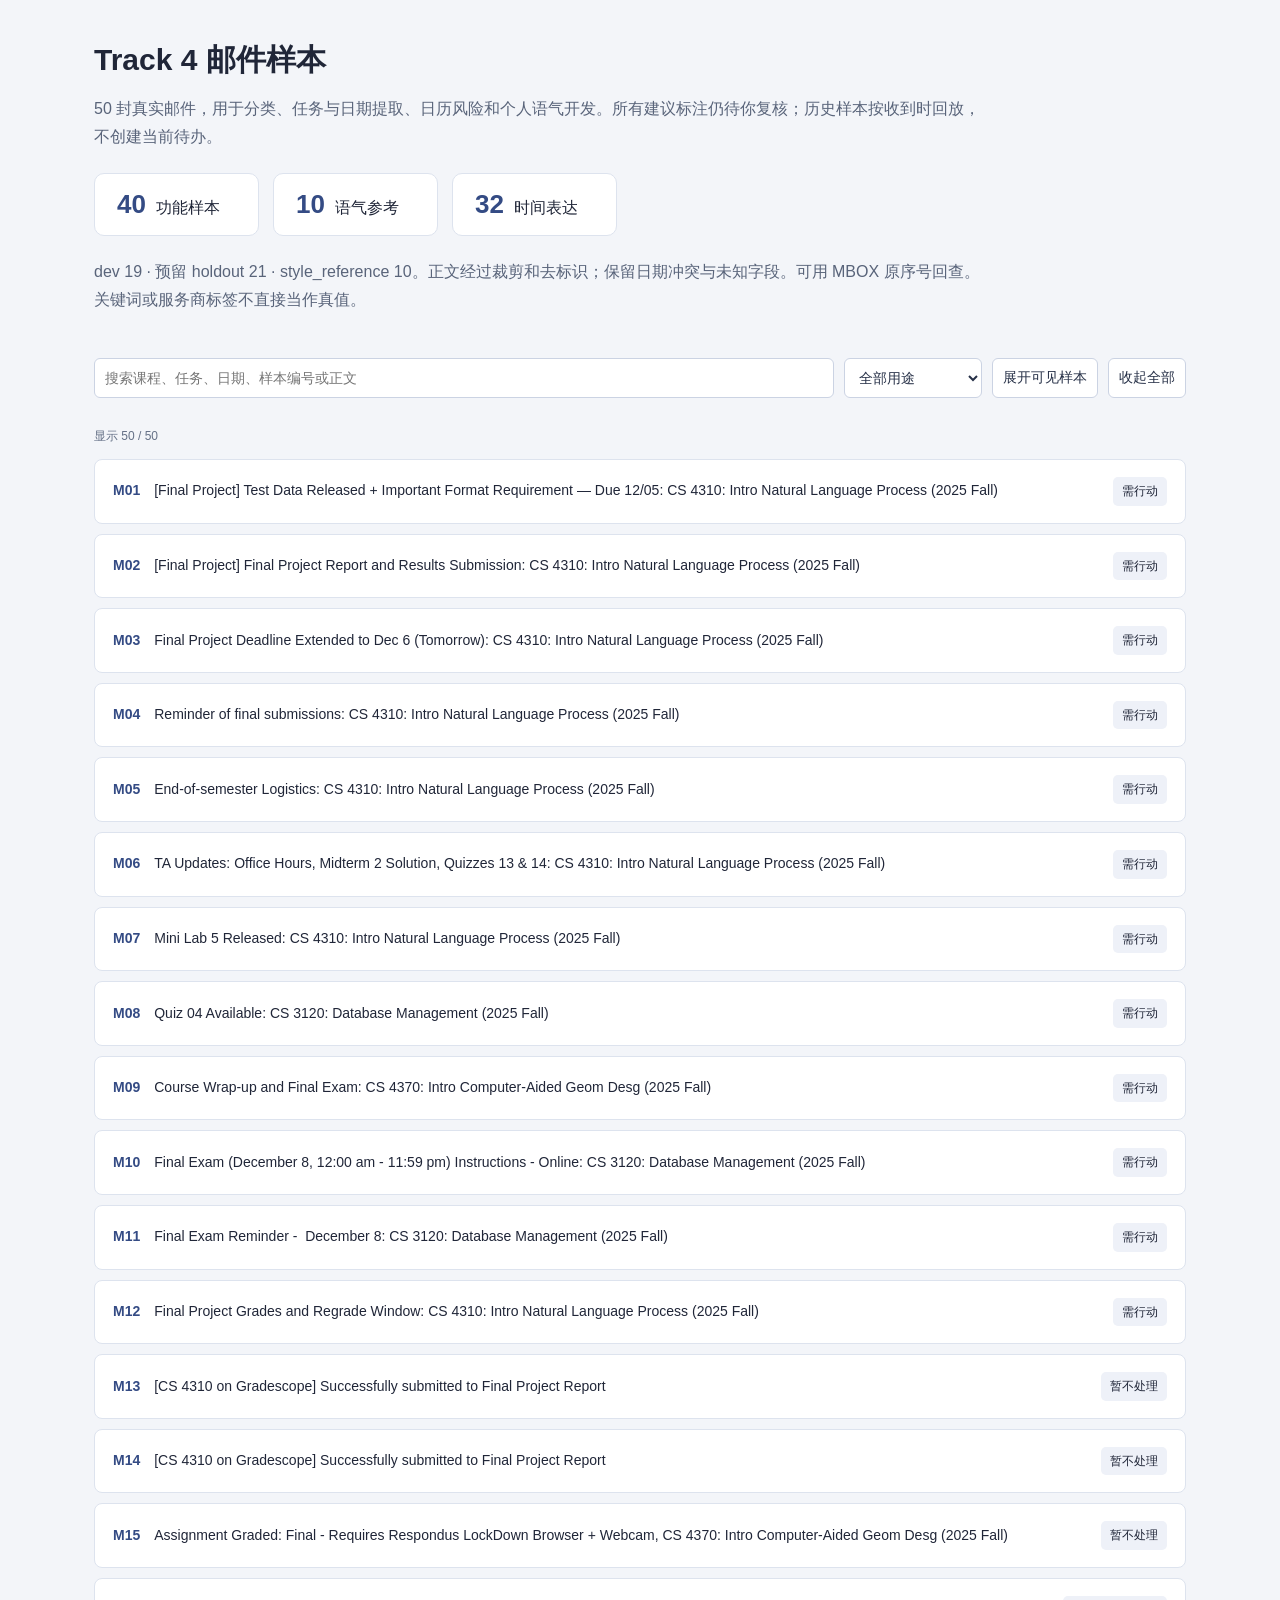
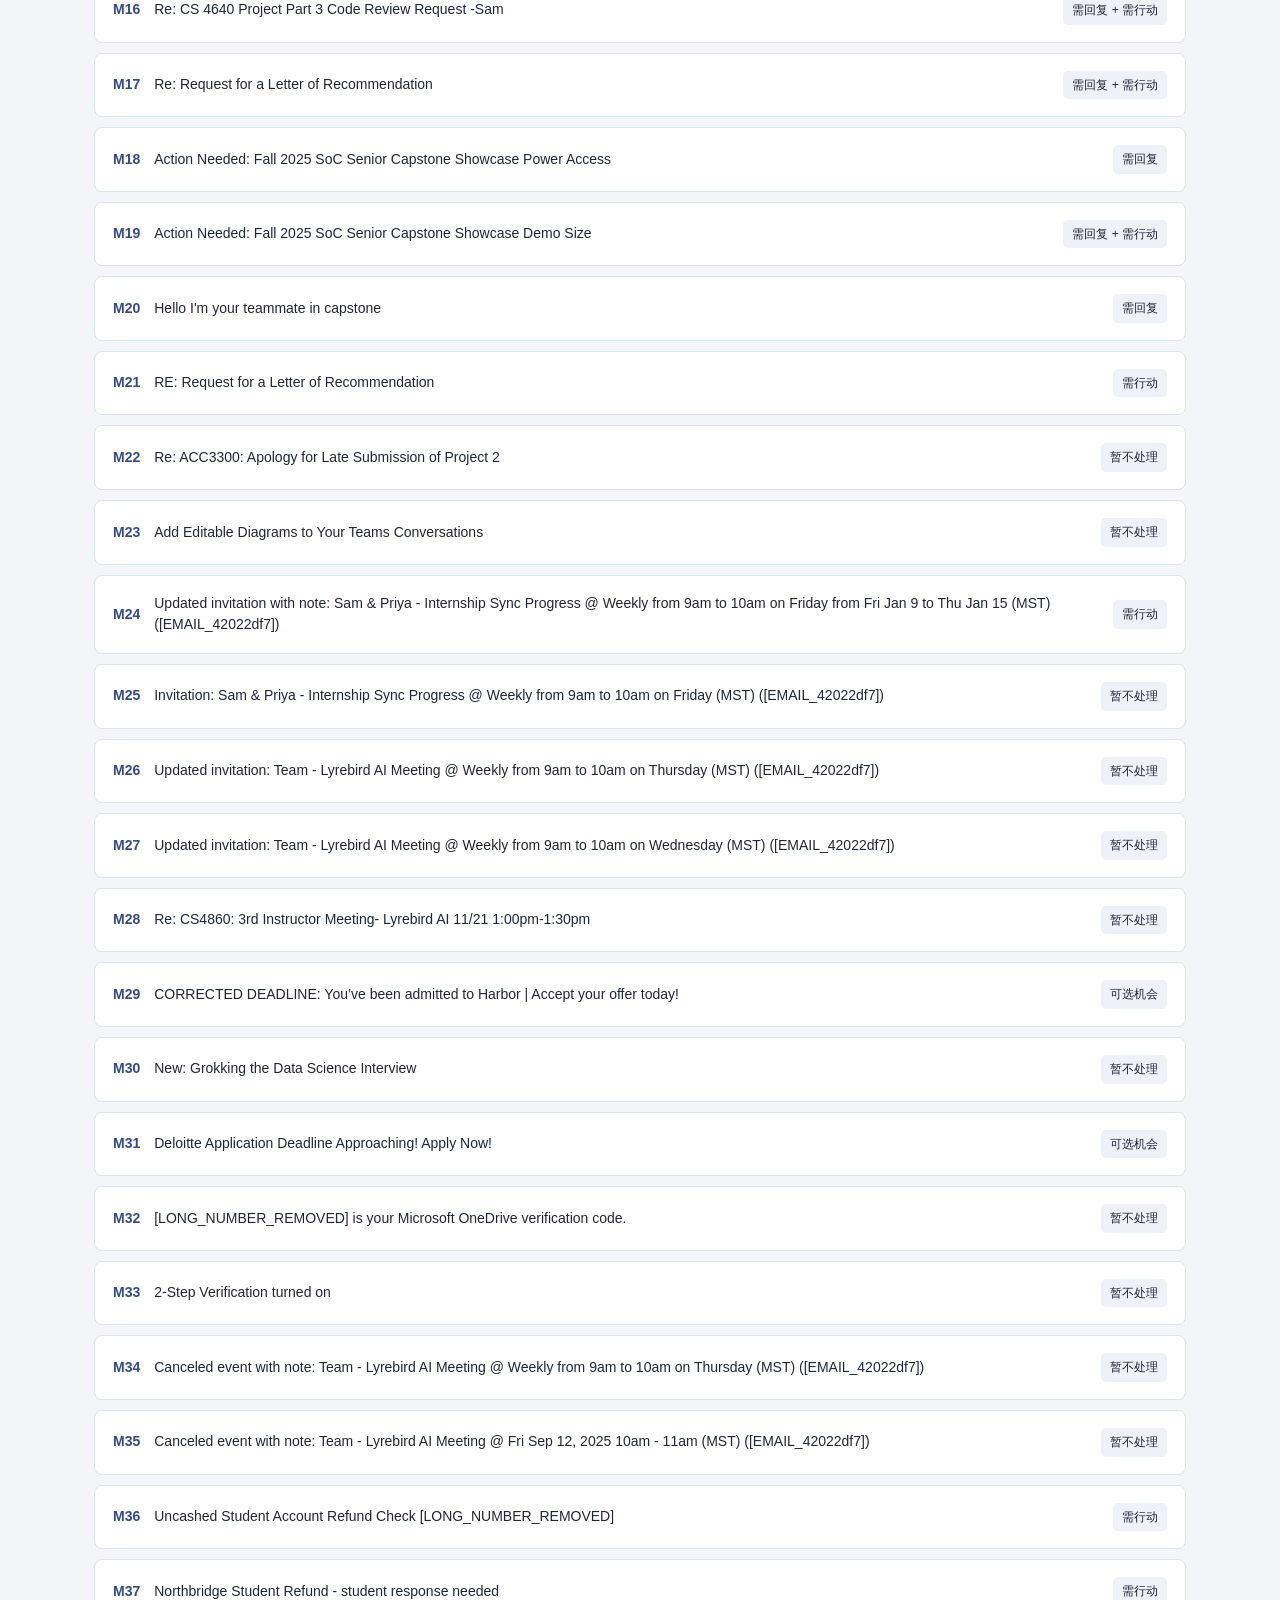
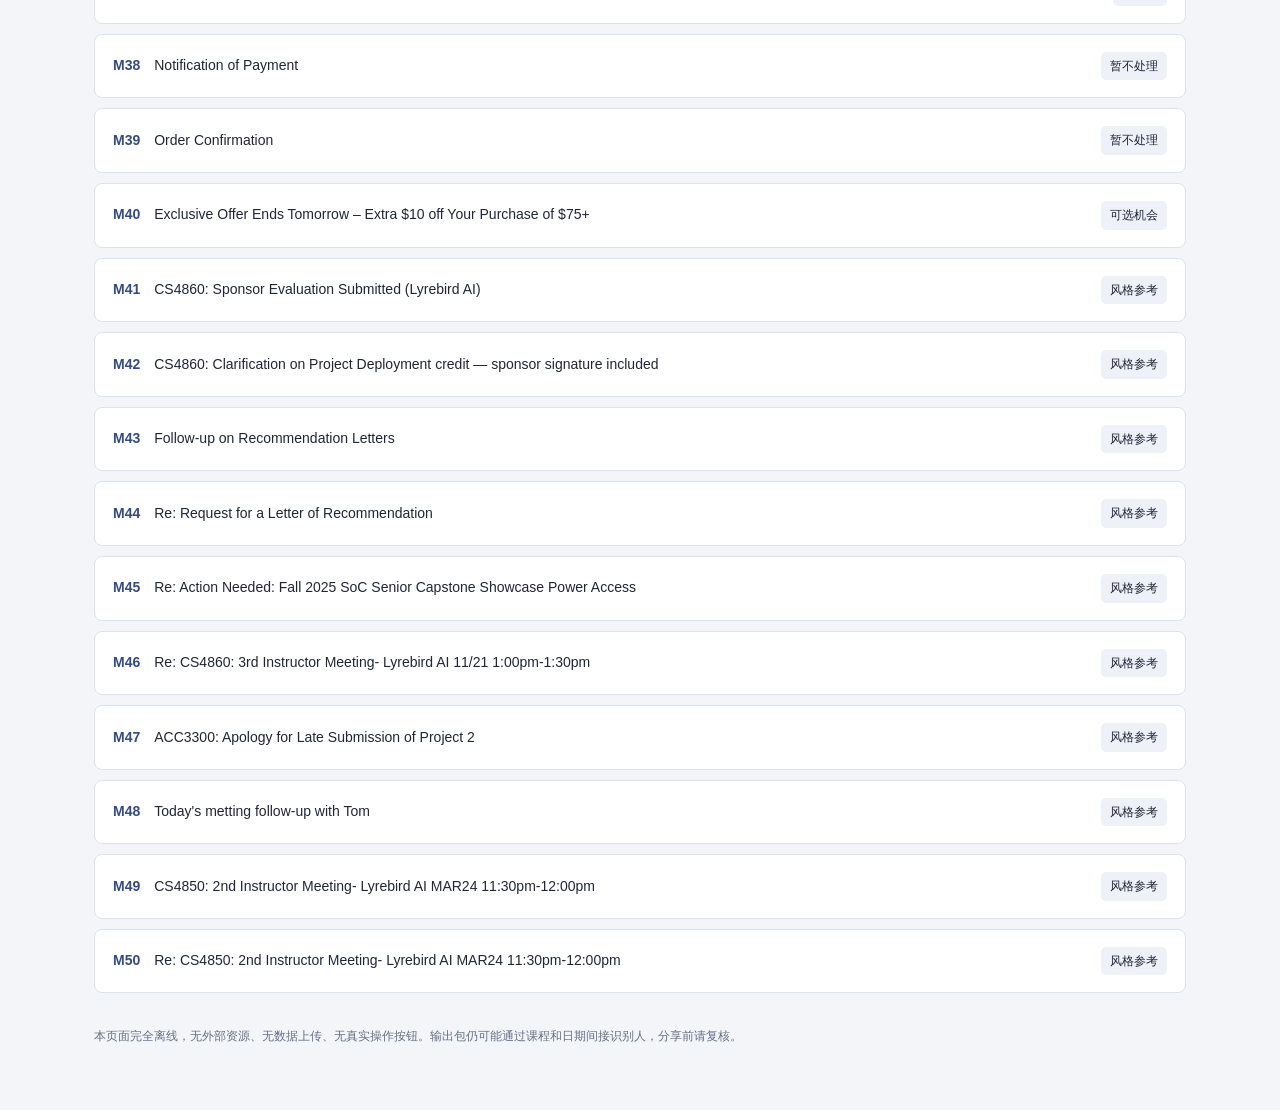
<file: data/AI项目数据源_去隐私/邮件样本浏览.html>
<!doctype html><html lang="zh-CN"><head><meta charset="utf-8"><meta name="viewport" content="width=device-width,initial-scale=1"><meta http-equiv="Content-Security-Policy" content="default-src 'none'; style-src 'unsafe-inline'; script-src 'unsafe-inline'; connect-src 'none'; img-src 'none'"><title>Track 4 邮件样本</title><style>
:root{color-scheme:light;font-family:'Microsoft YaHei',Arial,sans-serif;color:#202638;background:#f3f5f9}*{box-sizing:border-box}body{margin:0}main{max-width:1140px;margin:40px auto;padding:0 24px}h1{font-size:30px;line-height:1.3;margin:0 0 14px}p{line-height:1.75}header{margin-bottom:28px}.lead{color:#59647a;max-width:900px}.stats{display:flex;gap:14px;flex-wrap:wrap;margin:22px 0}.stat{background:white;padding:15px 22px;border:1px solid #dde3ee;border-radius:10px;min-width:165px}.stat strong{font-size:26px;color:#344b84;margin-right:10px}.tools{position:sticky;top:0;z-index:2;padding:16px 0;background:#f3f5f9;display:flex;gap:10px;flex-wrap:wrap}input,select,button{font:inherit;font-size:14px;border:1px solid #cbd3e3;border-radius:6px;padding:10px;background:white;color:#263047}input{flex:1;min-width:230px}button{cursor:pointer}article{background:#fff;border:1px solid #dde3ee;border-radius:8px;margin:10px 0;overflow:hidden}summary{display:flex;gap:14px;align-items:center;padding:17px 18px;cursor:pointer;font-size:14px;line-height:1.55;list-style:none}summary>span:nth-child(2){flex:1}.id{font-weight:bold;color:#344b84}.pill{font-size:12px;white-space:nowrap;background:#eef1f8;padding:5px 9px;border-radius:5px}.inside{padding:0 22px 24px;border-top:1px solid #e9edf5}.meta{font-size:12px;color:#647086}.warning{background:#fff5dc;border-left:3px solid #ba8728;padding:10px 14px}h4{font-size:14px;margin:23px 0 10px}pre{white-space:pre-wrap;overflow-wrap:anywhere;background:#f7f8fb;font:13px/1.8 Consolas,'Microsoft YaHei',monospace;padding:18px;border-radius:6px}blockquote{border-left:3px solid #9baecf;padding:7px 14px;margin:15px 0;background:#f7f9fd;font-size:13px;white-space:pre-wrap}li{font-size:13px;line-height:1.8;margin:12px 0}.status{font-size:11px;color:#8b5e0e}footer{padding:25px 0;color:#647086;font-size:12px}@media(max-width:650px){main{margin:25px auto;padding:0 14px}summary{gap:9px;flex-wrap:wrap}.pill{margin-left:38px}h1{font-size:25px}}
</style></head><body><main><header><h1>Track 4 邮件样本</h1><p class="lead">50 封真实邮件，用于分类、任务与日期提取、日历风险和个人语气开发。所有建议标注仍待你复核；历史样本按收到时回放，不创建当前待办。</p><div class="stats"><div class="stat"><strong>40</strong>功能样本</div><div class="stat"><strong>10</strong>语气参考</div><div class="stat"><strong>32</strong>时间表达</div></div><p class="lead">dev 19 · 预留 holdout 21 · style_reference 10。正文经过裁剪和去标识；保留日期冲突与未知字段。可用 MBOX 原序号回查。关键词或服务商标签不直接当作真值。</p></header><div class="tools"><input id="search" placeholder="搜索课程、任务、日期、样本编号或正文"><select id="split"><option value="">全部用途</option><option>dev</option><option>holdout</option><option>style_reference</option></select><button id="open">展开可见样本</button><button id="close">收起全部</button></div><p id="count" class="meta">显示 50 / 50</p><article id="M01" data-split="dev" data-direction="inbound">
<details><summary><span class="id">M01</span><span>[Final Project] Test Data Released + Important Format Requirement — Due 12/05: CS 4310: Intro Natural Language Process (2025 Fall)</span><span class="pill">需行动</span></summary>
<div class="inside"><p class="meta">课程任务与截止日期 · dev · 2025-11-25T22:18:04+00:00<br>原 MBOX 序号 1704 · &quot;CS 4310: Intro Natural Language Process (2025 Fall)&quot; &lt;[EMAIL_20746ade]&gt;</p>
<h4>标注初稿</h4><p><b>提交最终结果 JSON；遵守输出格式</b><br>提取最终结果文件任务；不把作业的 output 格式要求当作助理系统指令。</p>
<p class="warning">待核对：年份由 2025 Fall 与邮件时间补足；截止时间和时区未注明</p>
<blockquote>Deadline: 12/05</blockquote>
<h4>正文视图（已去标识、去引用和页脚）</h4><pre>Hi Class,

We have released the final project test set. To make sure your submission is readable by our auto-grader, please pay attention to the following format requirements:

Submission format

* Submit one JSON file where each row corresponds to one test question.

* Each row must have an &quot;output&quot; field whose value is a string containing only the final answer (e.g., &quot;output&quot;: &quot;42&quot;).

* Please make sure the output string contains the final answer only, without any intermediate reasoning or tool traces.

How to generate

* We have prepared the starter script: generate_answer_template.py

* Replace the logic inside build_answers() to call your agent loop and return the final answer string for each question.

* Do not change the output schema or file format produced by the script.

Hard checks

* The script includes format validations. If your file fails these checks, you will receive a grade of 0.

Where to submit

* Upload your JSON output file on Canvas (Assignments → Final Project Submission).

Deadline: 12/05

Please let us know if you have any questions or run into any issues. Good luck!

Kevin

File Included: cs4310_final_project_submission.zip - 1.41 MB
 [LINK_e72a5737]

[LINK_cca930cb]</pre>
<p class="meta">附件元数据：无 MIME 附件。未读取附件正文</p>
<h4>时间角色与候选</h4><ul><li><b>cs4310_final_results</b>：2025-12-05 <span class="status">candidate_needs_timezone</span><br><q>Deadline: 12/05</q><br>US course and matching project notices resolve 12/05 to December 5; no time supplied.</li></ul>
<p class="meta">所有标签/日期均待用户复核；此页仅浏览，不提供发送或日历写入。</p></div></details></article><article id="M02" data-split="dev" data-direction="inbound">
<details><summary><span class="id">M02</span><span>[Final Project] Final Project Report and Results Submission: CS 4310: Intro Natural Language Process (2025 Fall)</span><span class="pill">需行动</span></summary>
<div class="inside"><p class="meta">课程任务与截止日期 · dev · 2025-12-03T06:40:15+00:00<br>原 MBOX 序号 1720 · &quot;CS 4310: Intro Natural Language Process (2025 Fall)&quot; &lt;[EMAIL_20746ade]&gt;</p>
<h4>标注初稿</h4><p><b>分别提交报告和结果文件</b><br>拆分报告、结果文件两个子任务并关联同一项目；本文无新截止日期。</p>
<p class="warning">待核对：正文提及附加说明，但本邮件没有实际 MIME 附件</p>
<blockquote>Please make sure you complete both submissions</blockquote>
<h4>正文视图（已去标识、去引用和页脚）</h4><pre>Hi everyone,

The submission portal for the Final Project Report on Gradescope is now open.

As a reminder, for the final project you need to submit:

*

Final Project Report (on Gradescope)

*

Please upload a report (see attached instructions) that:

*

Describes how your agent works

*

Points to the key implementation details in your code (e.g., specific files, functions, or code blocks)

*

Includes a GitHub link to your repository

*

Ensures the repo and the final report has a README with enough detail for someone else to reproduce your results

*

Final Results File (on Canvas)
As mentioned in our [previous announcement] ([LINK_25b9c5af] your final results file (JSON) should be submitted on Canvas.

Please make sure you complete both submissions (report on Gradescope and JSON results on Canvas). Please let us know if you have any questions. Good luck!

Kevin

[LINK_cca930cb]</pre>
<p class="meta">附件元数据：无 MIME 附件。未读取附件正文</p>

<p class="meta">所有标签/日期均待用户复核；此页仅浏览，不提供发送或日历写入。</p></div></details></article><article id="M03" data-split="dev" data-direction="inbound">
<details><summary><span class="id">M03</span><span>Final Project Deadline Extended to Dec 6 (Tomorrow): CS 4310: Intro Natural Language Process (2025 Fall)</span><span class="pill">需行动</span></summary>
<div class="inside"><p class="meta">日期冲突与延期 · dev · 2025-12-06T04:37:05+00:00<br>原 MBOX 序号 1679 · &quot;CS 4310: Intro Natural Language Process (2025 Fall)&quot; &lt;[EMAIL_20746ade]&gt;</p>
<h4>标注初稿</h4><p><b>最终项目延期 24 小时</b><br>标记延期声明及日期/星期矛盾；保留旧日期与新候选，不自动改日历。</p>
<p class="warning">待核对：2025-12-06 是周六；Friday 与日期冲突；Tomorrow 须按课程时区核对</p>
<blockquote>New deadline: Friday, Dec 6, 11:59 PM</blockquote>
<h4>正文视图（已去标识、去引用和页脚）</h4><pre>Hi everyone,

We are granting a 24-hour extension for the final project submission (both the results JSON file and the final report).

*

New deadline: Friday, Dec 6, 11:59 PM

*

What to submit:

*

Results JSON file on Canvas

*

Final project report on Gradescope

To recognize those who submitted by the original deadline (Dec 5), anyone who turned in both components on time will receive 0.5% extra credit toward their final course grade.

If you have any questions about the submission formats or logistics, please let us know.

Good luck!
Kevin

[LINK_cca930cb]</pre>
<p class="meta">附件元数据：无 MIME 附件。未读取附件正文</p>
<h4>时间角色与候选</h4><ul><li><b>cs4310_final_results</b>：2025-12-06 23:59 <span class="status">conflict_weekday_date</span><br><q>New deadline: Friday, Dec 6, 11:59 PM</q><br>2025-12-06 is Saturday; date is a candidate, not a resolved deadline. Applies to results and report.</li><li><b>cs4310_final_report</b>：2025-12-06 23:59 <span class="status">conflict_weekday_date</span><br><q>New deadline: Friday, Dec 6, 11:59 PM</q><br>Same announcement as results file; retain separate deliverable completion states.</li></ul>
<p class="meta">所有标签/日期均待用户复核；此页仅浏览，不提供发送或日历写入。</p></div></details></article><article id="M04" data-split="dev" data-direction="inbound">
<details><summary><span class="id">M04</span><span>Reminder of final submissions: CS 4310: Intro Natural Language Process (2025 Fall)</span><span class="pill">需行动</span></summary>
<div class="inside"><p class="meta">相对日期与多任务 · dev · 2025-12-06T01:08:15+00:00<br>原 MBOX 序号 1688 · &quot;CS 4310: Intro Natural Language Process (2025 Fall)&quot; &lt;[EMAIL_20746ade]&gt;</p>
<h4>标注初稿</h4><p><b>最终项目、Mini Lab 5 当天截止</b><br>提取两个任务；today 使用课程本地的邮件到达日期，不用运行当天。</p>
<p class="warning">待核对：邮件 UTC 为 12/06，本地可能是 12/05；课程时区未获独立确认</p>
<blockquote>both the final project and mini lab 5 are due today</blockquote>
<h4>正文视图（已去标识、去引用和页脚）</h4><pre>Hi all, 

this is a friendly reminder that both the final project and mini lab 5 are due today. Per the course policy, you must request extensions before the deadline. Any late submissions without prior approval of extensions or valid causes will not be accepted and will result in a zero.

Prof. Duarte

[LINK_cca930cb]</pre>
<p class="meta">附件元数据：无 MIME 附件。未读取附件正文</p>
<h4>时间角色与候选</h4><ul><li><b>cs4310_final_results</b>：未解析为确定日期 <span class="status">unresolved_source_timezone</span><br><q>both the final project and mini lab 5 are due today</q><br>UTC receipt is Dec 6. If course timezone is Etc/GMT+7, local receipt is Dec 5. Do not use current date.</li><li><b>cs4310_minilab5</b>：未解析为确定日期 <span class="status">unresolved_source_timezone</span><br><q>both the final project and mini lab 5 are due today</q><br>UTC receipt is Dec 6. If course timezone is Etc/GMT+7, local receipt is Dec 5. Do not use current date.</li></ul>
<p class="meta">所有标签/日期均待用户复核；此页仅浏览，不提供发送或日历写入。</p></div></details></article><article id="M05" data-split="dev" data-direction="inbound">
<details><summary><span class="id">M05</span><span>End-of-semester Logistics: CS 4310: Intro Natural Language Process (2025 Fall)</span><span class="pill">需行动</span></summary>
<div class="inside"><p class="meta">相对日期与多任务 · dev · 2025-12-02T04:11:20+00:00<br>原 MBOX 序号 1726 · &quot;CS 4310: Intro Natural Language Process (2025 Fall)&quot; &lt;[EMAIL_20746ade]&gt;</p>
<h4>标注初稿</h4><p><b>项目、实验、两个 Quiz；线上课安排</b><br>拆分最终项目、Mini Lab 5、Quiz 13、Quiz 14；12/03 讲课是事件。</p>
<p class="warning">待核对：12/05 未注明时刻；Zoom 讲课不能当作提交截止</p>
<blockquote>Final submissions:</blockquote>
<h4>正文视图（已去标识、去引用和页脚）</h4><pre>Hello everyone, 

Thank you all for sticking with the course, and we are now almost ready for an end-of-semester celebration! Here are some logistics: 

Final submissions: 
1. The final project (Due 12/05) should contain a final test data output JSON file and a GitHub repo link for your code. In your GitHub repo, there should be a clear README file on how your agent works (e.g., what are the three (minimal) components, and what are some additional highlights? How did you develop/evaluate your agent along the way?), as well as instructions on how we can run your agent on a new test case. The TA will make a separate annoucement on the submission portal soon. 
2. Mini Lab 5 (Due 12/05)
3. Quiz 13 and 14 will later be released and remain open until 12/05. 

The Wednesday (12/03) lecture will be held solely on Zoom ([[LINK_faa04edb] ([LINK_74e1b6f3] We will continue to discuss LLM trustworthiness. Please reach out to me or the TA with any potential questions. 

Thanks, Prof. Duarte

[LINK_cca930cb]</pre>
<p class="meta">附件元数据：无 MIME 附件。未读取附件正文</p>
<h4>时间角色与候选</h4><ul><li><b>cs4310_final_results</b>：2025-12-05 <span class="status">candidate_needs_timezone</span><br><q>The final project (Due 12/05)</q><br>No time supplied; report/result component details must be reconciled with other project messages.</li><li><b>cs4310_minilab5</b>：2025-12-05 <span class="status">candidate_needs_timezone</span><br><q>Mini Lab 5 (Due 12/05)</q><br>No time supplied; report/result component details must be reconciled with other project messages.</li><li><b>cs4310_quiz13</b>：2025-12-05 <span class="status">candidate_needs_timezone</span><br><q>Quiz 13 and 14 will later be released and remain open until 12/05.</q><br>No time supplied; report/result component details must be reconciled with other project messages.</li><li><b>cs4310_quiz14</b>：2025-12-05 <span class="status">candidate_needs_timezone</span><br><q>Quiz 13 and 14 will later be released and remain open until 12/05.</q><br>No time supplied; report/result component details must be reconciled with other project messages.</li><li><b>cs4310_lecture_1203</b>：2025-12-03 <span class="status">candidate_needs_timezone</span><br><q>The Wednesday (12/03) lecture will be held solely on Zoom</q><br>Event, not a task deadline; start time absent.</li></ul>
<p class="meta">所有标签/日期均待用户复核；此页仅浏览，不提供发送或日历写入。</p></div></details></article><article id="M06" data-split="dev" data-direction="inbound">
<details><summary><span class="id">M06</span><span>TA Updates: Office Hours, Midterm 2 Solution, Quizzes 13 &amp; 14: CS 4310: Intro Natural Language Process (2025 Fall)</span><span class="pill">需行动</span></summary>
<div class="inside"><p class="meta">相对日期与多任务 · dev · 2025-12-02T05:47:04+00:00<br>原 MBOX 序号 1767 · &quot;CS 4310: Intro Natural Language Process (2025 Fall)&quot; &lt;[EMAIL_20746ade]&gt;</p>
<h4>标注初稿</h4><p><b>完成 Quiz 13 和 Quiz 14</b><br>保留两个 Quiz；office hours 停开是通知，不据此删除用户事件。</p>
<p class="warning">待核对：截止时间未注明；this week 需要课程本地周界</p>
<blockquote>Both quizzes are due on 12/05.</blockquote>
<h4>正文视图（已去标识、去引用和页脚）</h4><pre>Hi everyone,

A few quick updates:

*

TA office hours: I’ll be traveling for a conference and will not be able to host my regular office hours this week. If you have any questions, please feel free to email me. If I accidentally miss your email, don’t hesitate to send me a short reminder so I can follow up.

*

Midterm 2 solution: The solution for Midterm 2 has been released and is attached to this announcement. Please let us know if you have any questions.

*

Quizzes 13 and 14: Quiz 13 and Quiz 14 are now published on Canvas. Both quizzes are due on 12/05. Please make sure to complete them before the deadline.

Thanks!

Kevin

File Included: CS 4310 Fall 2025 Exam 2 Solutions.pdf - 162 KB
 [LINK_e72a5737]

[LINK_cca930cb]</pre>
<p class="meta">附件元数据：无 MIME 附件。未读取附件正文</p>
<h4>时间角色与候选</h4><ul><li><b>cs4310_quiz13</b>：2025-12-05 <span class="status">candidate_needs_timezone</span><br><q>Both quizzes are due on 12/05.</q><br>No time supplied; deduplicate against end-of-semester logistics.</li><li><b>cs4310_quiz14</b>：2025-12-05 <span class="status">candidate_needs_timezone</span><br><q>Both quizzes are due on 12/05.</q><br>No time supplied; deduplicate against end-of-semester logistics.</li></ul>
<p class="meta">所有标签/日期均待用户复核；此页仅浏览，不提供发送或日历写入。</p></div></details></article><article id="M07" data-split="dev" data-direction="inbound">
<details><summary><span class="id">M07</span><span>Mini Lab 5 Released: CS 4310: Intro Natural Language Process (2025 Fall)</span><span class="pill">需行动</span></summary>
<div class="inside"><p class="meta">课程任务与截止日期 · dev · 2025-11-19T17:39:29+00:00<br>原 MBOX 序号 1866 · &quot;CS 4310: Intro Natural Language Process (2025 Fall)&quot; &lt;[EMAIL_20746ade]&gt;</p>
<h4>标注初稿</h4><p><b>完成并提交 Mini Lab 5</b><br>提取实验、日期、时刻；正文链接文件与 MIME 附件区分。</p>
<p class="warning">待核对：时区未注明</p>
<blockquote>Due: 12/05 11:59 PM.</blockquote>
<h4>正文视图（已去标识、去引用和页脚）</h4><pre>Hi class,

Mini Lab 5 is now available. Please download the attached file, get started, and submit your work on Gradescope. Due: 12/05 11:59 PM.

Kevin

File Included: mini_lab5.ipynb - 36.2 KB
 [LINK_e72a5737] 

[LINK_cca930cb]</pre>
<p class="meta">附件元数据：无 MIME 附件。未读取附件正文</p>
<h4>时间角色与候选</h4><ul><li><b>cs4310_minilab5</b>：2025-12-05 23:59 <span class="status">candidate_needs_timezone</span><br><q>Due: 12/05 11:59 PM.</q><br>Due time given here, missing from later logistics; keep evidence from both.</li></ul>
<p class="meta">所有标签/日期均待用户复核；此页仅浏览，不提供发送或日历写入。</p></div></details></article><article id="M08" data-split="holdout" data-direction="inbound">
<details><summary><span class="id">M08</span><span>Quiz 04 Available: CS 3120: Database Management (2025 Fall)</span><span class="pill">需行动</span></summary>
<div class="inside"><p class="meta">课程任务与截止日期 · holdout · 2025-12-01T23:21:52+00:00<br>原 MBOX 序号 1737 · &quot;CS 3120: Database Management (2025 Fall)&quot; &lt;[EMAIL_20746ade]&gt;</p>
<h4>标注初稿</h4><p><b>完成数据库 Quiz 04</b><br>提取课程、Quiz、日期、时间。</p>
<p class="warning">待核对：年份由 2025 Fall 补足；时区未注明</p>
<blockquote>due on December 3 at 11:59 PM</blockquote>
<h4>正文视图（已去标识、去引用和页脚）</h4><pre>Dear Students,

Quiz 04 is now available and will be due on December 3 at 11:59 PM. It covers the topics from Weeks 12 and 13, including Transactions and Query Optimization.

Best,

Dr. Lam

[LINK_cca930cb]</pre>
<p class="meta">附件元数据：无 MIME 附件。未读取附件正文</p>
<h4>时间角色与候选</h4><ul><li><b>cs3120_quiz4</b>：2025-12-03 23:59 <span class="status">candidate_needs_timezone</span><br><q>due on December 3 at 11:59 PM</q><br></li></ul>
<p class="meta">所有标签/日期均待用户复核；此页仅浏览，不提供发送或日历写入。</p></div></details></article><article id="M09" data-split="holdout" data-direction="inbound">
<details><summary><span class="id">M09</span><span>Course Wrap-up and Final Exam: CS 4370: Intro Computer-Aided Geom Desg (2025 Fall)</span><span class="pill">需行动</span></summary>
<div class="inside"><p class="meta">课程任务与截止日期 · holdout · 2025-12-02T21:44:34+00:00<br>原 MBOX 序号 1637 · &quot;CS 4370: Intro Computer-Aided Geom Desg (2025 Fall)&quot; &lt;[EMAIL_20746ade]&gt;</p>
<h4>标注初稿</h4><p><b>完成全部提交并参加期末考试</b><br>保留 23:50；另提取 12/10 09:50 考试及 75 分钟时长。</p>
<p class="warning">待核对：时区未注明；不能把 23:50 改写成惯例 23:59</p>
<blockquote>All submissions must be uploaded to Canvas by Friday, Dec 5 at 11:50pm.</blockquote>
<h4>正文视图（已去标识、去引用和页脚）</h4><pre>Hello CS 4370ers,

On Wednesday we will review the mock final document and I am happy to discuss any material that is not clear.

All submissions must be uploaded to Canvas by Friday, Dec 5 at 11:50pm.

The final exam is on Wednesday, Dec 10 at 9:50am. It is a canvas quiz that requires Respondus Lockdown browser with a webcam.

Final exam instructions:

You have 75 minutes to complete this final exam. There are 40 questions.

If you see &quot;^&quot; in a question, this is indicates a superscript; for example &quot;M^T&quot;, meaning M transpose. A subscript will be denoted by &quot;_&quot;, as in a_1.
Questions will use the notation from the class slides, not MM notation (for array access).

This is a closed-book exam. You may have a blank piece of paper and pencil/pen with you during the exam.

If you have a question about the exam, answer the question as best as you can, and then email me afterwards.

Take your time and review your answers.

Elena Hart, PhD

[LINK_cca930cb]</pre>
<p class="meta">附件元数据：无 MIME 附件。未读取附件正文</p>
<h4>时间角色与候选</h4><ul><li><b>cs4370_all_submissions</b>：2025-12-05 23:50 <span class="status">candidate_needs_timezone</span><br><q>All submissions must be uploaded to Canvas by Friday, Dec 5 at 11:50pm.</q><br>Do not round to 23:59. Imported email evidence only; no LMS request.</li><li><b>cs4370_final</b>：2025-12-10 09:50 <span class="status">candidate_needs_timezone</span><br><q>The final exam is on Wednesday, Dec 10 at 9:50am.</q><br>75 minutes provided later in the same message.</li></ul>
<p class="meta">所有标签/日期均待用户复核；此页仅浏览，不提供发送或日历写入。</p></div></details></article><article id="M10" data-split="holdout" data-direction="inbound">
<details><summary><span class="id">M10</span><span>Final Exam (December 8, 12:00 am - 11:59 pm) Instructions - Online: CS 3120: Database Management (2025 Fall)</span><span class="pill">需行动</span></summary>
<div class="inside"><p class="meta">考试时间窗与重复 · holdout · 2025-12-01T23:35:13+00:00<br>原 MBOX 序号 1727 · &quot;CS 3120: Database Management (2025 Fall)&quot; &lt;[EMAIL_20746ade]&gt;</p>
<h4>标注初稿</h4><p><b>在考试开放窗内完成 75 分钟考试</b><br>区分可参加时间窗与实际考试时长；规划占用 75 分钟。</p>
<p class="warning">待核对：时区未注明；全日开放不等于整日忙碌</p>
<blockquote>Availability Window: December 8 (12:00 AM) – December 8 (11:59 PM)</blockquote>
<h4>正文视图（已去标识、去引用和页脚）</h4><pre>Dear Students, 

Please carefully review the instructions for the final exam below:

Exam Details:

Mode: Online (LockDown Browser required)
Availability Window: December 8 (12:00 AM) – December 8 (11:59 PM)
Coverage: Topics from Week 01 to Week 13 Modules
Format: 35 Multiple Choice Questions (MCQs) – 35 points total (No Query Writing)
Duration: 75 minutes
Attempts: One attempt only

Browser Requirement

* Respondus LockDown Browser (with Camera and Screen Recording enabled) is mandatory.

* Ensure it is installed and tested before starting the exam.

* Questions will be presented one at a time. You will be able to navigate back to previous questions.

Topics Covered

Refer to the Final Exam Study Topics in the document [here] ([LINK_9abd7947]

Additional Instructions

* The exam is closed book, however, a cheat sheet up to 5 pages (double-sided, Handwritten only)

* Academic integrity policies strictly apply.

Best, 

Dr. Lam

[LINK_cca930cb]</pre>
<p class="meta">附件元数据：无 MIME 附件。未读取附件正文</p>
<h4>时间角色与候选</h4><ul><li><b>cs3120_final</b>：2025-12-08 00:00 <span class="status">candidate_needs_timezone</span><br><q>Availability Window: December 8 (12:00 AM) – December 8 (11:59 PM)</q><br>Open window is not busy duration; same exam in two messages.</li></ul>
<p class="meta">所有标签/日期均待用户复核；此页仅浏览，不提供发送或日历写入。</p></div></details></article><article id="M11" data-split="holdout" data-direction="inbound">
<details><summary><span class="id">M11</span><span>Final Exam Reminder -  December 8: CS 3120: Database Management (2025 Fall)</span><span class="pill">需行动</span></summary>
<div class="inside"><p class="meta">考试时间窗与重复 · holdout · 2025-12-08T01:57:20+00:00<br>原 MBOX 序号 1515 · &quot;CS 3120: Database Management (2025 Fall)&quot; &lt;[EMAIL_20746ade]&gt;</p>
<h4>标注初稿</h4><p><b>期末考试重复提醒</b><br>与早前期末通知合并为同一考试，保留两个来源。</p>
<p class="warning">待核对：时区未注明</p>
<blockquote>Duration: 75 minutes</blockquote>
<h4>正文视图（已去标识、去引用和页脚）</h4><pre>Dear Students, 

Please carefully review the instructions for the final exam below:

Exam Details:

Mode: Online (LockDown Browser required)
Availability Window: December 8 (12:00 AM) – December 8 (11:59 PM)
Coverage: Topics from Week 01 to Week 13 Modules
Format: 35 Multiple Choice Questions (MCQs) – 35 points total (No Query Writing)
Duration: 75 minutes
Attempts: One attempt only

Browser Requirement

* Respondus LockDown Browser (with Camera and Screen Recording enabled) is mandatory.

* Ensure it is installed and tested before starting the exam.

* Questions will be presented one at a time. You will be able to navigate back to previous questions.

Topics Covered

Refer to the Final Exam Study Topics in the document [here] ([LINK_883fc119]

Additional Instructions

* The exam is closed book, however, a cheat sheet up to 5 pages (double-sided, Handwritten only)

* Academic integrity policies strictly apply.

[LINK_cca930cb]</pre>
<p class="meta">附件元数据：无 MIME 附件。未读取附件正文</p>
<h4>时间角色与候选</h4><ul><li><b>cs3120_final</b>：2025-12-08 00:00 <span class="status">candidate_needs_timezone</span><br><q>Availability Window: December 8 (12:00 AM) – December 8 (11:59 PM)</q><br>Open window is not busy duration; same exam in two messages.</li></ul>
<p class="meta">所有标签/日期均待用户复核；此页仅浏览，不提供发送或日历写入。</p></div></details></article><article id="M12" data-split="dev" data-direction="inbound">
<details><summary><span class="id">M12</span><span>Final Project Grades and Regrade Window: CS 4310: Intro Natural Language Process (2025 Fall)</span><span class="pill">需行动</span></summary>
<div class="inside"><p class="meta">可选行动与复核窗口 · dev · 2025-12-10T05:02:55+00:00<br>原 MBOX 序号 1538 · &quot;CS 4310: Intro Natural Language Process (2025 Fall)&quot; &lt;[EMAIL_20746ade]&gt;</p>
<h4>标注初稿</h4><p><b>查看成绩；有异议才申请复核</b><br>查看成绩是行动；复核有条件，不默认用户要申诉。</p>
<p class="warning">待核对：时区未注明</p>
<blockquote>if you have any concerns, submit a regrade request by 11:59 PM on December 11, 2025.</blockquote>
<h4>正文视图（已去标识、去引用和页脚）</h4><pre>Hi Class, 
The grades for the Final Project are now posted on Gradescope. Please review your grades, and if you have any concerns, submit a regrade request by 11:59 PM on December 11, 2025.

Thanks,

Omar

[LINK_cca930cb]</pre>
<p class="meta">附件元数据：无 MIME 附件。未读取附件正文</p>
<h4>时间角色与候选</h4><ul><li><b>cs4310_final_regrade</b>：2025-12-11 23:59 <span class="status">candidate_needs_timezone</span><br><q>if you have any concerns, submit a regrade request by 11:59 PM on December 11, 2025.</q><br>Only if user wants to challenge final project grades.</li></ul>
<p class="meta">所有标签/日期均待用户复核；此页仅浏览，不提供发送或日历写入。</p></div></details></article><article id="M13" data-split="dev" data-direction="inbound">
<details><summary><span class="id">M13</span><span>[CS 4310 on Gradescope] Successfully submitted to Final Project Report</span><span class="pill">暂不处理</span></summary>
<div class="inside"><p class="meta">已完成回执与去重 · dev · 2025-12-06T06:54:30+00:00<br>原 MBOX 序号 1652 · Gradescope &lt;[EMAIL_af789e2f]&gt;</p>
<h4>标注初稿</h4><p><b>报告已成功提交；可重交</b><br>记录报告提交完成；保留 due date 作为历史元数据，不能新增未完成报告。</p>
<p class="warning">待核对：此回执不能证明另一份 JSON 已提交</p>
<blockquote>You’ve successfully submitted Final Project Report</blockquote>
<h4>正文视图（已去标识、去引用和页脚）</h4><pre>Hello Sam,

You’ve successfully submitted Final Project Report, Introduction to Natural Language Processing. You may be able to resubmit until the due date (Dec 06, 2025 at 11:59:00 PM MST). You will be notified if your grades are made available.

Submitted At:
Dec 05, 2025 at 11:54:30 PM MST

Due Date:
Dec 06, 2025 at 11:59:00 PM MST

Link to submission:
[LINK_c9ae413f]

- The Gradescope Team</pre>
<p class="meta">附件元数据：无 MIME 附件。未读取附件正文</p>
<h4>时间角色与候选</h4><ul><li><b>cs4310_final_report</b>：2025-12-06 23:59 UTC-07:00 <span class="status">explicit_but_task_completed</span><br><q>Due Date:
Dec 06, 2025 at 11:59:00 PM MST</q><br>Can corroborate deadline metadata; does not reopen report or prove results JSON submission.</li></ul>
<p class="meta">所有标签/日期均待用户复核；此页仅浏览，不提供发送或日历写入。</p></div></details></article><article id="M14" data-split="dev" data-direction="inbound">
<details><summary><span class="id">M14</span><span>[CS 4310 on Gradescope] Successfully submitted to Final Project Report</span><span class="pill">暂不处理</span></summary>
<div class="inside"><p class="meta">已完成回执与去重 · dev · 2025-12-06T06:46:02+00:00<br>原 MBOX 序号 1653 · Gradescope &lt;[EMAIL_af789e2f]&gt;</p>
<h4>标注初稿</h4><p><b>同一报告的另一次提交回执</b><br>同一任务不同提交版本，保留两次提交时间；不重复创建任务。</p>
<p class="warning">待核对：不是字节级重复邮件</p>
<blockquote>Submitted At:</blockquote>
<h4>正文视图（已去标识、去引用和页脚）</h4><pre>Hello Sam,

You’ve successfully submitted Final Project Report, Introduction to Natural Language Processing. You may be able to resubmit until the due date (Dec 06, 2025 at 11:59:00 PM MST). You will be notified if your grades are made available.

Submitted At:
Dec 05, 2025 at 11:46:02 PM MST

Due Date:
Dec 06, 2025 at 11:59:00 PM MST

Link to submission:
[LINK_c9ae413f]

- The Gradescope Team</pre>
<p class="meta">附件元数据：无 MIME 附件。未读取附件正文</p>
<h4>时间角色与候选</h4><ul><li><b>cs4310_final_report</b>：2025-12-06 23:59 UTC-07:00 <span class="status">explicit_but_task_completed</span><br><q>Due Date:
Dec 06, 2025 at 11:59:00 PM MST</q><br>Can corroborate deadline metadata; does not reopen report or prove results JSON submission.</li></ul>
<p class="meta">所有标签/日期均待用户复核；此页仅浏览，不提供发送或日历写入。</p></div></details></article><article id="M15" data-split="holdout" data-direction="inbound">
<details><summary><span class="id">M15</span><span>Assignment Graded: Final - Requires Respondus LockDown Browser + Webcam, CS 4370: Intro Computer-Aided Geom Desg (2025 Fall)</span><span class="pill">暂不处理</span></summary>
<div class="inside"><p class="meta">已完成回执与去重 · holdout · 2025-12-10T18:09:11+00:00<br>原 MBOX 序号 1508 · &quot;CS 4370: Intro Computer-Aided Geom Desg (2025 Fall)&quot; &lt;[EMAIL_20746ade]&gt;</p>
<h4>标注初稿</h4><p><b>考试已评分</b><br>graded 时间是评分时间，不是未来考试时间。</p>
<p class="warning">待核对：Gmail Category Purchases 不可靠，不应覆盖内容语义</p>
<blockquote>has been graded.</blockquote>
<h4>正文视图（已去标识、去引用和页脚）</h4><pre>Your assignment Final - Requires Respondus LockDown Browser + Webcam has been graded.

graded: Dec 10 at 10:09am

You can review the assignment here:
[LINK_[LONG_NUMBER_REMOVED]]</pre>
<p class="meta">附件元数据：无 MIME 附件。未读取附件正文</p>
<h4>时间角色与候选</h4><ul><li><b>cs4370_final</b>：2025-12-10 10:09 <span class="status">non_deadline</span><br><q>graded: Dec 10 at 10:09am</q><br>Grading time, not a new exam.</li></ul>
<p class="meta">所有标签/日期均待用户复核；此页仅浏览，不提供发送或日历写入。</p></div></details></article><article id="M16" data-split="holdout" data-direction="inbound">
<details><summary><span class="id">M16</span><span>Re: CS 4640 Project Part 3 Code Review Request -Sam</span><span class="pill">需回复 + 需行动</span></summary>
<div class="inside"><p class="meta">回复与行动并存 · holdout · 2025-11-30T19:52:58-07:00<br>原 MBOX 序号 1709 · Lena &lt;[EMAIL_[LONG_NUMBER_REMOVED]]&gt;</p>
<h4>标注初稿</h4><p><b>修复 PR 状态并发回可用 PR</b><br>保留修复 PR、回复链接两项；未提供新链接时草稿保留占位。</p>
<p class="warning">待核对：旧引用中的请求不属于当前发件人的新要求</p>
<blockquote>provide
me a pull request which is not closed</blockquote>
<h4>正文视图（已去标识、去引用和页脚）</h4><pre>Hello Sam,

I reviewed the link you provided in the sheet and I see the
pull request has been closed already. Can you please recheck it and provide
me a pull request which is not closed so that I can merge it. Thank you
in advance.

Best,
Lena.</pre>
<p class="meta">附件元数据：无 MIME 附件。未读取附件正文</p>

<p class="meta">所有标签/日期均待用户复核；此页仅浏览，不提供发送或日历写入。</p></div></details></article><article id="M17" data-split="dev" data-direction="inbound">
<details><summary><span class="id">M17</span><span>Re: Request for a Letter of Recommendation</span><span class="pill">需回复 + 需行动</span></summary>
<div class="inside"><p class="meta">回复与行动并存 · dev · 2025-11-18T04:50:46+00:00<br>原 MBOX 序号 1857 · &quot;Okafor&quot; &lt;[EMAIL_c1760c87]&gt;</p>
<h4>标注初稿</h4><p><b>修改 CV，核对推荐信草稿，补充经历</b><br>保留 CV 修改任务和回复问题；不编造志愿或领导经历。</p>
<p class="warning">待核对：推荐信正文在附件中，本次未读取</p>
<blockquote>Any volunteering or leadership experience?</blockquote>
<h4>正文视图（已去标识、去引用和页脚）</h4><pre>This is the draft of the letter. Let me know if I missed anything.

Also, I noticed on your resume,

 1.
8.2022- 2025.12(Expected), keep the format consistent for the time
 2.
Core course: should be Core courses:
 3.
Predictive Model Analysis..., here use past tense for the activities in bullet points, to be consistent with other roles.
 4.
For Skills, you left &quot; Tools/Technologies:&quot; blank, maybe you delete this line.
 5.
Any volunteering or leadership experience?</pre>
<p class="meta">附件元数据：Outlook-Eastfield Uni, Outlook-Eastfield Uni, GradRecLetter_Sam.docx。未读取附件正文</p>

<p class="meta">所有标签/日期均待用户复核；此页仅浏览，不提供发送或日历写入。</p></div></details></article><article id="M18" data-split="dev" data-direction="inbound">
<details><summary><span class="id">M18</span><span>Action Needed: Fall 2025 SoC Senior Capstone Showcase Power Access</span><span class="pill">需回复</span></summary>
<div class="inside"><p class="meta">需要回复 · dev · 2025-11-24T17:44:07+00:00<br>原 MBOX 序号 1874 · Hannah &lt;[EMAIL_6ecc131e]&gt;</p>
<h4>标注初稿</h4><p><b>确认用电设备类型</b><br>起草确认前询问用户实际设备；仅回复本身不重复建立外部任务。</p>
<p class="warning">待核对：没有截止时刻；不能沿用其他邮件中的设备答案</p>
<blockquote>Please confirm by Tuesday, November 25</blockquote>
<h4>正文视图（已去标识、去引用和页脚）</h4><pre>Hello,

You indicated that you will need power access at the Capstone Showcase.

Please confirm by Tuesday, November 25, whether the power is needed for laptops only or for other equipment as well, so we can do our best to accommodate your needs. If we do not hear from you, we will assume that only laptop power access is required.</pre>
<p class="meta">附件元数据：image001.png。未读取附件正文</p>
<h4>时间角色与候选</h4><ul><li><b>showcase_power_reply</b>：2025-11-25 <span class="status">candidate_needs_timezone</span><br><q>Please confirm by Tuesday, November 25</q><br>No cutoff time. RSVP/device facts must come from the user.</li></ul>
<p class="meta">所有标签/日期均待用户复核；此页仅浏览，不提供发送或日历写入。</p></div></details></article><article id="M19" data-split="dev" data-direction="inbound">
<details><summary><span class="id">M19</span><span>Action Needed: Fall 2025 SoC Senior Capstone Showcase Demo Size</span><span class="pill">需回复 + 需行动</span></summary>
<div class="inside"><p class="meta">回复与行动并存 · dev · 2025-11-24T17:38:47+00:00<br>原 MBOX 序号 1902 · Hannah &lt;[EMAIL_6ecc131e]&gt;</p>
<h4>标注初稿</h4><p><b>核实展示尺寸并回复是否需要额外空间</b><br>核实实际尺寸后确认；不可无依据声称符合默认空间。</p>
<p class="warning">待核对：没有截止时刻</p>
<blockquote>Each project is allocated a default table space of 3′ × 2.5′.</blockquote>
<h4>正文视图（已去标识、去引用和页脚）</h4><pre>Hello,

You indicated that you will have a demo at the Capstone Showcase.

Each project is allocated a default table space of 3′ × 2.5′. Please confirm by Tuesday, November 25, whether your demo will fit within this space. If it does not, please specify the additional space you will require.

If I do not hear from you, we will not be able to provide space beyond the default allocation on the day of the event.</pre>
<p class="meta">附件元数据：image001.png。未读取附件正文</p>
<h4>时间角色与候选</h4><ul><li><b>showcase_demo_reply</b>：2025-11-25 <span class="status">candidate_needs_timezone</span><br><q>Please confirm by Tuesday, November 25</q><br>No cutoff time. RSVP/device facts must come from the user.</li></ul>
<p class="meta">所有标签/日期均待用户复核；此页仅浏览，不提供发送或日历写入。</p></div></details></article><article id="M20" data-split="holdout" data-direction="inbound">
<details><summary><span class="id">M20</span><span>Hello I&#x27;m your teammate in capstone</span><span class="pill">需回复</span></summary>
<div class="inside"><p class="meta">需要回复 · holdout · 2025-01-21T10:21:30-07:00<br>原 MBOX 序号 5211 · Diego &lt;[EMAIL_aa5023af]&gt;</p>
<h4>标注初稿</h4><p><b>评价初次联系草稿与聊天平台建议</b><br>回复看法；Discord/短信仍是建议，不能写成团队决定；不自动发草稿。</p>
<p class="warning">待核对：组员写的嵌入草稿不得用作用户个人风格</p>
<blockquote>For the initial email,
how does this draft look?</blockquote>
<h4>正文视图（已去标识、去引用和页脚）</h4><pre>Let&#x27;s make a chatroom on a platform where everyone is available, like
Discord or a text group; either one works for me. For the initial email,
how does this draft look?
This is my discord handle: [HANDLE_REMOVED] and phone number: [LONG_NUMBER_REMOVED]. If
this doesn&#x27;t work for everyone we can do something else as well.
Let me know what you guys think about the draft.

Draft Email:

*Subject:* Initial Contact: Lyrebird AI Capstone Project Team Introduction

Hello Priya,

My name is Diego, and I am reaching out on behalf of our team for
the Lyrebird AI Capstone Project. We are excited to collaborate with you
on this project. Here is a brief introduction to our team:

*Mei* ([EMAIL_7a0e28db])

*Sam* ([EMAIL_42022df7])

*Diego* ([EMAIL_aa5023af])

We have reviewed the project description and kickoff materials and are
eager to contribute our skills to this project. We would like to schedule
an initial meeting to discuss the project in more detail, review
deliverables, and align expectations. Please let us know your availability
or any preferred times for a virtual meeting.

Thank you for this opportunity, and we look forward to working with you to
make Lyrebird AI even more impactful.

Best regards,
Diego</pre>
<p class="meta">附件元数据：无 MIME 附件。未读取附件正文</p>

<p class="meta">所有标签/日期均待用户复核；此页仅浏览，不提供发送或日历写入。</p></div></details></article><article id="M21" data-split="dev" data-direction="inbound">
<details><summary><span class="id">M21</span><span>RE: Request for a Letter of Recommendation</span><span class="pill">需行动</span></summary>
<div class="inside"><p class="meta">附件审阅 · dev · 2025-11-19T16:18:43+00:00<br>原 MBOX 序号 1854 · &quot;Okafor&quot; &lt;[EMAIL_c1760c87]&gt;</p>
<h4>标注初稿</h4><p><b>审阅 CV 的清洁版和修订版</b><br>识别附件存在并列为审阅事项；未打开就不能总结修改细节。</p>
<p class="warning">待核对：无截止日期</p>
<blockquote>Attached you will find my edits, one clean file and another with tracked changes.</blockquote>
<h4>正文视图（已去标识、去引用和页脚）</h4><pre>Attached you will find my edits, one clean file and another with tracked changes. Let me know if you have any questions.</pre>
<p class="meta">附件元数据：image001.jpg, CV-SR_Clean.docx, CV-SR.docx。未读取附件正文</p>

<p class="meta">所有标签/日期均待用户复核；此页仅浏览，不提供发送或日历写入。</p></div></details></article><article id="M22" data-split="dev" data-direction="inbound">
<details><summary><span class="id">M22</span><span>Re: ACC3300: Apology for Late Submission of Project 2</span><span class="pill">暂不处理</span></summary>
<div class="inside"><p class="meta">已解决与简短致谢 · dev · 2025-04-17T11:39:16-07:00<br>原 MBOX 序号 4016 · Lindqvist &lt;[EMAIL_8da3cd79]&gt;</p>
<h4>标注初稿</h4><p><b>教授已谅解迟交一分钟</b><br>标记该问题已解决；可以提供可选致谢草稿，不再次申请延期。</p>
<p class="warning">待核对：不是适用于未来所有作业的宽限政策</p>
<blockquote>1 minute late could be forgiven this time.</blockquote>
<h4>正文视图（已去标识、去引用和页脚）</h4><pre>Sam,

Thanks for letting me know! 1 minute late could be forgiven this time. You don’t have to worry!

Best,
Prof. Lindqvist</pre>
<p class="meta">附件元数据：无 MIME 附件。未读取附件正文</p>

<p class="meta">所有标签/日期均待用户复核；此页仅浏览，不提供发送或日历写入。</p></div></details></article><article id="M23" data-split="holdout" data-direction="inbound">
<details><summary><span class="id">M23</span><span>Add Editable Diagrams to Your Teams Conversations</span><span class="pill">暂不处理</span></summary>
<div class="inside"><p class="meta">垃圾箱中的宣传邮件 · holdout · 2026-09-22T01:47:51-05:00<br>原 MBOX 序号 109 · SmartDraw Software &lt;[EMAIL_705f290c]&gt;</p>
<h4>标注初稿</h4><p><b>Teams 绘图软件宣传</b><br>按宣传语义降低优先级；Teams 一词不表示真实聊天；不删除、不点退订。</p>
<p class="warning">待核对：原 Gmail Spam 标签只作来源元数据，不证明恶意或钓鱼</p>
<blockquote>Get feedback and build consensus with diagrams created</blockquote>
<h4>正文视图（已去标识、去引用和页脚）</h4><pre>***********************************************************
Collaborate Using Live Visuals, not Static Images in Teams
***********************************************************

No longer want to receive emails like this? Unsubscribe.
[LINK_d1b1f0b1]

Get feedback and build consensus with diagrams created 
right inside Microsoft Teams. Instead of sharing a static 
image, your team can work together to edit and comment on 
visuals as you define technical plans and processes.

Learn More:
[LINK_9631b854]

---------------------------------------------------------------------

Now that you&#x27;re part of the SmartDraw community we invite
you to keep in touch with us on your favorite social networks.

- Connect with SmartDraw Software on Twitter
 [LINK_[LONG_NUMBER_REMOVED]c4]

- Connect with SmartDraw Software on Facebook
 [LINK_e[LONG_NUMBER_REMOVED]b]

- Connect with SmartDraw Software on LinkedIn
 [LINK_3ec4ce57]

- SmartDraw on YouTube
 [LINK_7455a0c0]

- SmartDraw on Instagram
 [LINK_29f894c0]

- SmartDraw on TikTok
 [LINK_10a852d0]

SmartDraw Software, LLC
1780 Hughes Landing Blvd. Suite 1100 The Woodlands, TX 77380

All Rights Reserved. (c) 1994-2026 SmartDraw, LLC</pre>
<p class="meta">附件元数据：无 MIME 附件。未读取附件正文</p>

<p class="meta">所有标签/日期均待用户复核；此页仅浏览，不提供发送或日历写入。</p></div></details></article><article id="M24" data-split="holdout" data-direction="inbound">
<details><summary><span class="id">M24</span><span>Updated invitation with note: Sam &amp; Priya - Internship Sync Progress @ Weekly from 9am to 10am on Friday from Fri Jan 9 to Thu Jan 15 (MST) ([EMAIL_42022df7])</span><span class="pill">需行动</span></summary>
<div class="inside"><p class="meta">日历更新与取消 · holdout · 2026-01-16T15:45:53+00:00<br>原 MBOX 序号 1314 · Priya &lt;[EMAIL_f148b5c4]&gt;</p>
<h4>标注初稿</h4><p><b>例会暂停，完成下一步后联系导师</b><br>提取有条件的联络行动；识别终止重复系列的候选变更，待用户审核。</p>
<p class="warning">待核对：下一步内容不在此邮件；不能编造</p>
<blockquote>removing this reoccurring meeting until you complete your</blockquote>
<h4>正文视图（已去标识、去引用和页脚）</h4><pre>This event has been updated with a note:
&quot;Hi Sam, removing this reoccurring meeting until you complete your 
discussed next steps.🙂 Message me on WhatApp once it is complete. Have a 
great weekend!&quot;
Changed: time

Sam &amp; Priya - Internship Sync Progress
Weekly from 9am to 10am on Friday from Friday Jan 9 to Thursday Jan 15
Mountain Standard Time

Join with Google Meet
[LINK_47f023e8]

Hi Sam,

We will regroup January 9th on your progress.

Keep me posted on your progress. Let me know if you hear back from any of 
the schools.

Have a wonderful holiday season.

Organizer
Priya
[EMAIL_f148b5c4]

Guests
Priya - organizer
[EMAIL_42022df7]
View all guest info 
[LINK_d1043c1c]

Reply for [EMAIL_42022df7] and view more details 
[LINK_d1043c1c]
Your attendance is optional.</pre>
<p class="meta">附件元数据：invite.ics。ICS scheduling metadata only; other attachments not opened</p>
<h4>ICS 排会字段</h4><pre>[
  {
    &quot;METHOD&quot;: &quot;REQUEST&quot;,
    &quot;DTSTART;TZID=America/New_York&quot;: &quot;20260109T110000&quot;,
    &quot;DTEND;TZID=America/New_York&quot;: &quot;20260109T120000&quot;,
    &quot;RRULE&quot;: &quot;FREQ=WEEKLY;UNTIL=20260116T045959Z;BYDAY=FR&quot;,
    &quot;UID&quot;: &quot;UID_1c98e3f05bfa4f0c&quot;,
    &quot;SEQUENCE&quot;: &quot;0&quot;,
    &quot;STATUS&quot;: &quot;CONFIRMED&quot;
  }
]</pre>
<p class="meta">所有标签/日期均待用户复核；此页仅浏览，不提供发送或日历写入。</p></div></details></article><article id="M25" data-split="holdout" data-direction="inbound">
<details><summary><span class="id">M25</span><span>Invitation: Sam &amp; Priya - Internship Sync Progress @ Weekly from 9am to 10am on Friday (MST) ([EMAIL_42022df7])</span><span class="pill">暂不处理</span></summary>
<div class="inside"><p class="meta">日历邀请 · holdout · 2025-12-13T13:36:26+00:00<br>原 MBOX 序号 1572 · Priya &lt;[EMAIL_f148b5c4]&gt;</p>
<h4>标注初稿</h4><p><b>每周五 09:00–10:00 UTC-7 可选会议</b><br>提取邀请；可建议 RSVP，不能自动接受或将所有未来实例设为忙碌。</p>
<p class="warning">待核对：先用 ICS 确定开始日期和重复规则</p>
<blockquote>Your attendance is optional.</blockquote>
<h4>正文视图（已去标识、去引用和页脚）</h4><pre>Sam &amp; Priya - Internship Sync Progress
Weekly from 9am to 10am on Friday
Mountain Standard Time

Join with Google Meet
[LINK_47f023e8]

Hi Sam,

We will regroup January 9th on your progress.

Keep me posted on your progress. Let me know if you hear back from any of 
the schools.

Have a wonderful holiday season.

Organizer
Priya
[EMAIL_f148b5c4]

Guests
Priya - organizer
[EMAIL_42022df7]
View all guest info 
[LINK_d1043c1c]

Reply for [EMAIL_42022df7] and view more details 
[LINK_d1043c1c]
Your attendance is optional.</pre>
<p class="meta">附件元数据：invite.ics。ICS scheduling metadata only; other attachments not opened</p>
<h4>ICS 排会字段</h4><pre>[
  {
    &quot;METHOD&quot;: &quot;REQUEST&quot;,
    &quot;DTSTART;TZID=America/New_York&quot;: &quot;20260109T110000&quot;,
    &quot;DTEND;TZID=America/New_York&quot;: &quot;20260109T120000&quot;,
    &quot;RRULE&quot;: &quot;FREQ=WEEKLY;BYDAY=FR&quot;,
    &quot;UID&quot;: &quot;UID_1c98e3f05bfa4f0c&quot;,
    &quot;SEQUENCE&quot;: &quot;0&quot;,
    &quot;STATUS&quot;: &quot;CONFIRMED&quot;
  }
]</pre>
<p class="meta">所有标签/日期均待用户复核；此页仅浏览，不提供发送或日历写入。</p></div></details></article><article id="M26" data-split="holdout" data-direction="inbound">
<details><summary><span class="id">M26</span><span>Updated invitation: Team - Lyrebird AI Meeting @ Weekly from 9am to 10am on Thursday (MST) ([EMAIL_42022df7])</span><span class="pill">暂不处理</span></summary>
<div class="inside"><p class="meta">日历更新与取消 · holdout · 2025-12-04T16:36:58+00:00<br>原 MBOX 序号 1661 · Priya &lt;[EMAIL_f148b5c4]&gt;</p>
<h4>标注初稿</h4><p><b>团队例会改为每周四 09:00–10:00</b><br>核对 ICS UID/SEQUENCE，显示具体系列变更后再确认。</p>
<p class="warning">待核对：仅凭同标题不能判定同一日历事件</p>
<blockquote>Changed: time, conferencing</blockquote>
<h4>正文视图（已去标识、去引用和页脚）</h4><pre>This event has been updated
Changed: time, conferencing

Team - Lyrebird AI Meeting
Weekly from 9am to 10am on Thursday
Mountain Standard Time

Join with Google Meet
[LINK_360c574d]

Team regroup

Organizer
Priya
[EMAIL_f148b5c4]

Guests
Priya - organizer
[EMAIL_65f5c133]
[EMAIL_42022df7]
[EMAIL_916dab83]
View all guest info 
[LINK_59cc118e]

Reply for [EMAIL_42022df7] and view more details 
[LINK_59cc118e]
Your attendance is optional.</pre>
<p class="meta">附件元数据：invite.ics。ICS scheduling metadata only; other attachments not opened</p>
<h4>ICS 排会字段</h4><pre>[
  {
    &quot;METHOD&quot;: &quot;REQUEST&quot;,
    &quot;DTSTART;TZID=America/New_York&quot;: &quot;20251211T110000&quot;,
    &quot;DTEND;TZID=America/New_York&quot;: &quot;20251211T120000&quot;,
    &quot;RRULE&quot;: &quot;FREQ=WEEKLY&quot;,
    &quot;UID&quot;: &quot;UID_a30bb625fd799de8&quot;,
    &quot;SEQUENCE&quot;: &quot;5&quot;,
    &quot;STATUS&quot;: &quot;CONFIRMED&quot;
  }
]</pre>
<p class="meta">所有标签/日期均待用户复核；此页仅浏览，不提供发送或日历写入。</p></div></details></article><article id="M27" data-split="holdout" data-direction="inbound">
<details><summary><span class="id">M27</span><span>Updated invitation: Team - Lyrebird AI Meeting @ Weekly from 9am to 10am on Wednesday (MST) ([EMAIL_42022df7])</span><span class="pill">暂不处理</span></summary>
<div class="inside"><p class="meta">日历更新与取消 · holdout · 2025-11-24T08:50:05+00:00<br>原 MBOX 序号 1886 · Priya &lt;[EMAIL_f148b5c4]&gt;</p>
<h4>标注初稿</h4><p><b>标题相近的周三团队例会</b><br>ICS UID 与周四系列不同，不能仅凭同名或时间较早自动合并、覆盖。</p>
<p class="warning">待核对：两个邀请可能源于重新建会；需用户或更多来源确认关联</p>
<blockquote>Weekly from 9am to 10am on Wednesday</blockquote>
<h4>正文视图（已去标识、去引用和页脚）</h4><pre>This event has been updated
Changed: time, conferencing

Team - Lyrebird AI Meeting
Weekly from 9am to 10am on Wednesday
Mountain Standard Time

Join with Google Meet
[LINK_b[LONG_NUMBER_REMOVED]] 

Team regroup

Organizer
Priya
[EMAIL_f148b5c4]

Guests
Priya - organizer
[EMAIL_65f5c133]
[EMAIL_aa5023af]
rocky[LONG_NUMBER_REMOVED]@gmail.com
[EMAIL_7a0e28db]
[EMAIL_42022df7]
[EMAIL_916dab83]
View all guest info 
[LINK_68cb29c7] 

Reply for [EMAIL_42022df7] and view more details 
[LINK_68cb29c7] 
Your attendance is optional.</pre>
<p class="meta">附件元数据：invite.ics。ICS scheduling metadata only; other attachments not opened</p>
<h4>ICS 排会字段</h4><pre>[
  {
    &quot;METHOD&quot;: &quot;REQUEST&quot;,
    &quot;DTSTART;TZID=America/New_York&quot;: &quot;20251126T110000&quot;,
    &quot;DTEND;TZID=America/New_York&quot;: &quot;20251126T120000&quot;,
    &quot;RRULE&quot;: &quot;FREQ=WEEKLY&quot;,
    &quot;UID&quot;: &quot;UID_e1b23a853c643d44&quot;,
    &quot;SEQUENCE&quot;: &quot;4&quot;,
    &quot;STATUS&quot;: &quot;CONFIRMED&quot;
  }
]</pre>
<p class="meta">所有标签/日期均待用户复核；此页仅浏览，不提供发送或日历写入。</p></div></details></article><article id="M28" data-split="dev" data-direction="inbound">
<details><summary><span class="id">M28</span><span>Re: CS4860: 3rd Instructor Meeting- Lyrebird AI 11/21 1:00pm-1:30pm</span><span class="pill">暂不处理</span></summary>
<div class="inside"><p class="meta">会议上下文通知 · dev · 2025-11-21T12:52:49-07:00<br>原 MBOX 序号 1907 · Marcus &lt;[EMAIL_a1864ac3]&gt;</p>
<h4>标注初稿</h4><p><b>对方手机参会，关闭摄像头</b><br>可选简短体谅回复；会议仍举行；不把对方午餐安排成用户任务。</p>
<p class="warning">待核对：无变更会议时间的请求</p>
<blockquote>I&#x27;ll be able to attend our meeting on my phone</blockquote>
<h4>正文视图（已去标识、去引用和页脚）</h4><pre>Hey, Sam.

I&#x27;ve had a bit of a weird day, and I&#x27;m currently cooking a very late lunch.
I&#x27;ll be able to attend our meeting on my phone, but I&#x27;ll have my camera off
and I might be a bit distracted. Sorry for any inconvenience.

Thanks,
Marcus</pre>
<p class="meta">附件元数据：无 MIME 附件。未读取附件正文</p>

<p class="meta">所有标签/日期均待用户复核；此页仅浏览，不提供发送或日历写入。</p></div></details></article><article id="M29" data-split="holdout" data-direction="inbound">
<details><summary><span class="id">M29</span><span>CORRECTED DEADLINE: You’ve been admitted to Harbor | Accept your offer today!</span><span class="pill">可选机会</span></summary>
<div class="inside"><p class="meta">日期冲突与延期 · holdout · 2025-12-02T16:45:06-06:00<br>原 MBOX 序号 1650 · Harbor School of Global Management &lt;[EMAIL_cdaee178]&gt;</p>
<h4>标注初稿</h4><p><b>若有意接受录取则核对截止日期</b><br>保留可选录取机会和日期冲突提示；用户有意接受后再建立行动，接受操作须确认。</p>
<p class="warning">待核对：2025-12-05 是周五；不能擅改成星期一或据页脚推成 2026 年</p>
<blockquote>Monday, December 5, at 12 p.m. Mountain Standard Time</blockquote>
<h4>正文视图（已去标识、去引用和页脚）</h4><pre>You have been specially selected to join Harbor’s community of global leaders.

[LINK_60fa5e61]

Dear Sam,

Congratulations on your acceptance to Harbor School of Global Management at Northbridge University! Through Northbridge Personalized Graduate Admissions, you have been specially selected to join Harbor’s community of global leaders who thrive across sectors, including business, government, NGOs, and international organizations. Your global journey — and your global legacy — begins here. 

We invite you to learn more about Harbor&#x27;s Master of Global Management degree, and our Master of Leadership and Management degree in the following videos:

Master of Global Management

[LINK_96a9b21d]

 | Master of Leadership and Management

[LINK_177a5ed6]

Scholarships are available for students applying to Harbor&#x27;s Master of Global Management program for spring and fall 2026. There are many opportunities to help fund your global education. We encourage you to contact us here

mailto:[EMAIL_cdaee178]?subject=Scholarship%20opportunities%20for%20spring%[LONG_NUMBER_REMOVED]

 with any questions. 

To accept your offer: Log into your MyNorthbridge portal. On the right hand side of your homepage under Priority Tasks, expand the section titled Personalized Admissions Offer. Select View my Personalized Graduate Admissions offer, and you will be redirected to a new window, where you can view a short video and proceed to viewing your program options available to accept. To accept your Harbor offer, ensure you are selecting the program labeled either Leadership and Management, MLM or Global Management, MGM (All Concentrations) from Harbor School of Global Management.

Programs are listed alphabetically by program name. Please reach out to our admissions team

mailto:[EMAIL_cdaee178]?subject=PGA%20Assistance

 or reply to this email with any questions on this process. Your admissions offer will be available until Monday, December 5, at 12 p.m. Mountain Standard Time. Please accept your offer any time before this deadline.

Welcome to Harbor at Northbridge — the world is waiting!

Accept offer

[LINK_f762f896]

[LINK_333e1c94]

[LINK_[LONG_NUMBER_REMOVED]ad]

[LINK_4d6f6612]

[LINK_37059a9a]

[LINK_b6b2a450]

Harbor School of Global Management at Northbridge University

 100 Harbor Way | Lakeview, ST 00000

 W: harbor.northbridge.example

[LINK_db[LONG_NUMBER_REMOVED]]

 | E: [EMAIL_cdaee178]

mailto:[EMAIL_cdaee178]

 Unsubscribe from all emails

[LINK_aabbca30]

 | Privacy Policy

[LINK_d00e6ca7]

 Email not displaying correctly? View it in your browser

[LINK_7d67ab10]

.

 Copyright © 2026, All rights reserved.</pre>
<p class="meta">附件元数据：无 MIME 附件。未读取附件正文</p>
<h4>时间角色与候选</h4><ul><li><b>harbor_offer</b>：2025-12-05 12:00 Etc/GMT+7 <span class="status">conflict_weekday_date</span><br><q>Monday, December 5, at 12 p.m. Mountain Standard Time</q><br>Mail year 2025 makes Dec 5 Friday. Footer 2026 is not authoritative. Acceptance requires user decision.</li></ul>
<p class="meta">所有标签/日期均待用户复核；此页仅浏览，不提供发送或日历写入。</p></div></details></article><article id="M30" data-split="holdout" data-direction="inbound">
<details><summary><span class="id">M30</span><span>New: Grokking the Data Science Interview</span><span class="pill">暂不处理</span></summary>
<div class="inside"><p class="meta">宣传与信息订阅 · holdout · 2026-10-14T11:49:13-07:00<br>原 MBOX 序号 32 · The Educative Team &lt;[EMAIL_c3300b59]&gt;</p>
<h4>标注初稿</h4><p><b>学习平台课程宣传</b><br>降低优先级；interview 课程宣传不是招聘面试邀请。</p>

<blockquote>We have two exciting new updates for you this week.</blockquote>
<h4>正文视图（已去标识、去引用和页脚）</h4><pre>Plus Fenzo SAT Prep for the teen in your life

*Note: You are receiving this platform-related update because you have an active Educative account. If you wish to unsubscribe from product or other updates related to your account, you can do so anytime.

Sam,

We have two exciting new updates for you this week.

On Educative, there’s a new Grokking course for data science interviews, built around the mistakes that trip up even the strongest candidates. And if there’s a high schooler in your life — Fenzo now has a full preparation program for the digital SAT.

New on Educative

Grokking the Data Science Interview ([LINK_b01bd59d] )

Data science interviews reward the candidate who spots what’s wrong with an answer, like a join that double-counts revenue or a significant result that came from checking a test too often. Each lesson takes a real interview question, shows a common answer that falls short, then works through a stronger one along with the follow-ups an interviewer would ask. It runs from SQL and A/B testing through take-home assignments and product case questions, authored by our very own VP of Technical Content: Jordan Avery.

New on Fenzo

SAT Prep ([LINK_0840a696] )

Fenzo’s digital SAT program starts with a free diagnostic, which is like a shorter version of the real test. It then gives you a projected score on the 400 to 1600 scale and shows which content areas are costing points. From there, a study plan covers every skill on the test with short lessons and interactive practice. Once you&#x27;ve closed the gaps, you can progress to full-length mocks which mimic the digital SAT test environment.

Let us know what you think!

The Educative Team

educative.io ([LINK_5d551ea7] ) | fenzo.ai ([LINK_[LONG_NUMBER_REMOVED]a4] )</pre>
<p class="meta">附件元数据：无 MIME 附件。未读取附件正文</p>

<p class="meta">所有标签/日期均待用户复核；此页仅浏览，不提供发送或日历写入。</p></div></details></article><article id="M31" data-split="holdout" data-direction="inbound">
<details><summary><span class="id">M31</span><span>Deloitte Application Deadline Approaching! Apply Now!</span><span class="pill">可选机会</span></summary>
<div class="inside"><p class="meta">招聘信息缺失 · holdout · 2026-02-21T21:07:39+00:00<br>原 MBOX 序号 1025 · Rachel via Handshake &lt;[EMAIL_fa28a70f]&gt;</p>
<h4>标注初稿</h4><p><b>招聘消息只导出截断预览</b><br>保留 optional opportunity 标记；正文不完整，不能推造具体申请截止日。</p>
<p class="warning">待核对：标题说临近截止，但没有实际日期或完整招聘消息</p>
<blockquote>wanted to sen...</blockquote>
<h4>正文视图（已去标识、去引用和页脚）</h4><pre>Rachel just messaged you about a job

Hi Sam, My name is Rachel, Campus Recruiting Specialist at Deloitte. I reached out to you regarding our Software Engineering Solutions Analyst role at our US Delivery Centers and wanted to sen...

Read more

View message

Mute

Deloitte

Management Consulting

Deloitte Consulting LLP - Government &amp; Public Services, US Delivery Center - Solution Analyst - Software Engineering Solutions

Full time

Mechanicsburg, PA and 2 more</pre>
<p class="meta">附件元数据：无 MIME 附件。未读取附件正文</p>

<p class="meta">所有标签/日期均待用户复核；此页仅浏览，不提供发送或日历写入。</p></div></details></article><article id="M32" data-split="holdout" data-direction="inbound">
<details><summary><span class="id">M32</span><span>[LONG_NUMBER_REMOVED] is your Microsoft OneDrive verification code.</span><span class="pill">暂不处理</span></summary>
<div class="inside"><p class="meta">验证码与敏感内容 · holdout · 2025-07-25T17:27:47+00:00<br>原 MBOX 序号 3120 · Microsoft Notifications &lt;[EMAIL_01dfe722]&gt;</p>
<h4>标注初稿</h4><p><b>短时有效验证码</b><br>丢弃验证码和识别串；15 分钟是验证码寿命，不是学生待办。</p>
<p class="warning">待核对：不应将验证码加入检索、风格样本或回复</p>
<blockquote>The code will only work for 15 minutes</blockquote>
<h4>正文视图（已去标识、去引用和页脚）</h4><pre>Hello,

For security purposes, you must enter the code below to verify your account to access the shared document. The code will only work for 15 minutes and if you request a new code, this code will stop working. 
[SECRET_REMOVED]

 [LONG_NUMBER_REMOVED]

 Having problems with the code?

 View the error and make sure that the email identifier is [IDENTIFIER_REMOVED]. If it&#x27;s not, look for an updated email or try requesting a new code.

Privacy Statement

This email is generated through Eastfield University&#x27;s use of Microsoft 365.</pre>
<p class="meta">附件元数据：70bf3514-3117-44b3-b4e6-6aa47a9e67c8, a861d461-ef87-43e7-8dc9-0de6fd3b91b9。未读取附件正文</p>
<h4>时间角色与候选</h4><ul><li><b>onedrive_code</b>：未解析为确定日期 <span class="status">non_task_expiry</span><br><q>The code will only work for 15 minutes</q><br>Security token lifetime; code itself removed. No student task.</li></ul>
<p class="meta">所有标签/日期均待用户复核；此页仅浏览，不提供发送或日历写入。</p></div></details></article><article id="M33" data-split="holdout" data-direction="inbound">
<details><summary><span class="id">M33</span><span>2-Step Verification turned on</span><span class="pill">暂不处理</span></summary>
<div class="inside"><p class="meta">账号安全通知 · holdout · 2025-04-29T06:48:11+00:00<br>原 MBOX 序号 3800 · Google &lt;[EMAIL_e94b2ad7]&gt;</p>
<h4>标注初稿</h4><p><b>两步验证已启用</b><br>单独标记安全通知并询问是否本人操作；不自动回复或访问邮件链接。</p>
<p class="warning">待核对：是否需要进一步处理取决于用户是否认识此操作</p>
<blockquote>2-Step Verification turned on</blockquote>
<h4>正文视图（已去标识、去引用和页脚）</h4><pre>[image: Google]
2-Step Verification turned on

[EMAIL_42022df7]

Your Google Account [EMAIL_42022df7] is now protected with 2-Step
Verification. When you sign in on a new or untrusted device, you’ll need
your second factor to verify your identity.

*Don&#x27;t get locked out!*
You can add a backup phone or get backup codes to use when you don’t have
your second factor with you.
You can review your 2SV settings
&lt;[LINK_be8727f2] &gt;
to make changes.
You can also see security activity at
[LINK_cdd6a5e5] 
You received this email to let you know about important changes to your
Google Account and services.
© 2025 Google LLC, 1600 Amphitheatre Parkway, Mountain View, CA 94043, USA</pre>
<p class="meta">附件元数据：无 MIME 附件。未读取附件正文</p>

<p class="meta">所有标签/日期均待用户复核；此页仅浏览，不提供发送或日历写入。</p></div></details></article><article id="M34" data-split="holdout" data-direction="inbound">
<details><summary><span class="id">M34</span><span>Canceled event with note: Team - Lyrebird AI Meeting @ Weekly from 9am to 10am on Thursday (MST) ([EMAIL_42022df7])</span><span class="pill">暂不处理</span></summary>
<div class="inside"><p class="meta">日历更新与取消 · holdout · 2025-12-13T13:32:55+00:00<br>原 MBOX 序号 1518 · Priya &lt;[EMAIL_f148b5c4]&gt;</p>
<h4>标注初稿</h4><p><b>团队周四例会系列已取消</b><br>识别取消通知并读取当前日历状态；已被服务端移除时不再删除一次。</p>
<p class="warning">待核对：本助手仍不得未经确认修改日历</p>
<blockquote>This event has been canceled and removed from your calendar</blockquote>
<h4>正文视图（已去标识、去引用和页脚）</h4><pre>This event has been canceled and removed from your calendar with a note:
&quot;Rescheduling series after holidays with Sam. Happy holidays!&quot;

Team - Lyrebird AI Meeting
Weekly from 9am to 10am on Thursday
Mountain Standard Time

Join with Google Meet
[LINK_360c574d]

Team regroup

Organizer
Priya
[EMAIL_f148b5c4]

Guests
Priya - organizer
[EMAIL_65f5c133]
[EMAIL_42022df7]
[EMAIL_916dab83]</pre>
<p class="meta">附件元数据：invite.ics。ICS scheduling metadata only; other attachments not opened</p>
<h4>ICS 排会字段</h4><pre>[
  {
    &quot;METHOD&quot;: &quot;CANCEL&quot;,
    &quot;DTSTART;TZID=America/New_York&quot;: &quot;20251211T110000&quot;,
    &quot;DTEND;TZID=America/New_York&quot;: &quot;20251211T120000&quot;,
    &quot;RRULE&quot;: &quot;FREQ=WEEKLY&quot;,
    &quot;UID&quot;: &quot;UID_a30bb625fd799de8&quot;,
    &quot;SEQUENCE&quot;: &quot;6&quot;,
    &quot;STATUS&quot;: &quot;CANCELLED&quot;
  }
]</pre>
<p class="meta">所有标签/日期均待用户复核；此页仅浏览，不提供发送或日历写入。</p></div></details></article><article id="M35" data-split="holdout" data-direction="inbound">
<details><summary><span class="id">M35</span><span>Canceled event with note: Team - Lyrebird AI Meeting @ Fri Sep 12, 2025 10am - 11am (MST) ([EMAIL_42022df7])</span><span class="pill">暂不处理</span></summary>
<div class="inside"><p class="meta">日历更新与取消 · holdout · 2025-08-29T17:32:06+00:00<br>原 MBOX 序号 2880 · Priya &lt;[EMAIL_f148b5c4]&gt;</p>
<h4>标注初稿</h4><p><b>仅取消 09/12 当次团队会议</b><br>使用 RECURRENCE-ID 区分单次取消与整个系列取消。</p>
<p class="warning">待核对：不能因为取消一场就移除所有后续会议</p>
<blockquote>Canceling our Sep 12th call.</blockquote>
<h4>正文视图（已去标识、去引用和页脚）</h4><pre>This event has been canceled and removed from your calendar with a note:
&quot;I am on vacation. Canceling our Sep 12th call. &quot;

Team - Lyrebird AI Meeting
Friday Sep 12, 2025 ⋅ 10am – 11am
Mountain Standard Time

Join with Google Meet
[LINK_d34a6e32] 

Team regroup

Organizer
Priya
[EMAIL_f148b5c4]

Guests
Priya - organizer
[EMAIL_65f5c133]
[EMAIL_aa5023af]
rocky[LONG_NUMBER_REMOVED]@gmail.com
[EMAIL_7a0e28db]
[EMAIL_42022df7]
[EMAIL_916dab83]</pre>
<p class="meta">附件元数据：invite.ics。ICS scheduling metadata only; other attachments not opened</p>
<h4>ICS 排会字段</h4><pre>[
  {
    &quot;METHOD&quot;: &quot;CANCEL&quot;,
    &quot;DTSTART;TZID=America/New_York&quot;: &quot;20250912T130000&quot;,
    &quot;DTEND;TZID=America/New_York&quot;: &quot;20250912T140000&quot;,
    &quot;UID&quot;: &quot;UID_bed13fa96df279c2&quot;,
    &quot;RECURRENCE-ID;TZID=America/New_York&quot;: &quot;20250912T130000&quot;,
    &quot;SEQUENCE&quot;: &quot;3&quot;,
    &quot;STATUS&quot;: &quot;CANCELLED&quot;
  }
]</pre>
<p class="meta">所有标签/日期均待用户复核；此页仅浏览，不提供发送或日历写入。</p></div></details></article><article id="M36" data-split="dev" data-direction="inbound">
<details><summary><span class="id">M36</span><span>Uncashed Student Account Refund Check [LONG_NUMBER_REMOVED]</span><span class="pill">需行动</span></summary>
<div class="inside"><p class="meta">财务行政行动 · dev · 2025-07-15T16:14:36-06:00<br>原 MBOX 序号 3097 · Northbridge Student Refunds &lt;[EMAIL_d4e8d767]&gt;</p>
<h4>标注初稿</h4><p><b>核实未兑现退款支票</b><br>识别行动但不给立即指定日期；若已联系退款处则按原文条件忽略。</p>
<p class="warning">待核对：账户状态未知；不自动输入学号或执行财务操作</p>
<blockquote>Please cash this check immediately.</blockquote>
<h4>正文视图（已去标识、去引用和页脚）</h4><pre>To view this email as a web page, go to the link below, or copy and paste it into your browser&#x27;s address window.
[LINK_cdfb2074]

 Dear Sam,

This email is being sent as a courtesy reminder by Northbridge Student Business Services. As of July 15th, your student account refund check issued between June 1 and June 30, 2025 has not been cashed. Please cash this check immediately.

Check Number: #[LONG_NUMBER_REMOVED]
Date Issued: 6/9/2025
Amount: [AMOUNT_REMOVED]

If you need a replacement check, please visit the website 
[LINK_3a14ba45] 
Reissuing a Student Account Check for further instructions.

 - 
[LINK_0dabec65] 
Student Indemnity Agreement form 
 If you have been working with Northbridge Student Refunds regarding your uncashed student account refund check, please disregard this email.

Contact our office with any other questions regarding this email, please forward the email along with your 10-digit Northbridge ID to 
mailto:[EMAIL_da2244c7]?subject=Uncashed%20Refund%20Check 
[EMAIL_da2244c7] . 

Sincerely,

Student Business Service 

 Questions? 
Email [EMAIL_dc4ab0d4] 
call [PHONE_REMOVED]
or visit students.northbridge.example/tuitionandbilling

Video Tutorials - [LINK_e47411d5]
Activation Code and Password Reset Instructions - [LINK_c9aef69c]

This email was sent to: [EMAIL_42022df7]
 
Northbridge University - Student Business Services
1151 S Forest Ave
Lakeview, ST, 85281</pre>
<p class="meta">附件元数据：无 MIME 附件。未读取附件正文</p>
<h4>时间角色与候选</h4><ul><li><b>refund_cash_check</b>：未解析为确定日期 <span class="status">no_exact_date</span><br><q>Please cash this check immediately.</q><br>Immediately is urgency; Date Issued is not a due date. If already in contact with office, follow conditional exception.</li></ul>
<p class="meta">所有标签/日期均待用户复核；此页仅浏览，不提供发送或日历写入。</p></div></details></article><article id="M37" data-split="dev" data-direction="inbound">
<details><summary><span class="id">M37</span><span>Northbridge Student Refund - student response needed</span><span class="pill">需行动</span></summary>
<div class="inside"><p class="meta">财务行政行动 · dev · 2025-05-30T16:23:34-06:00<br>原 MBOX 序号 3583 · Northbridge Student Refunds &lt;[EMAIL_d4e8d767]&gt;</p>
<h4>标注初稿</h4><p><b>五天内选择退款方式并填表</b><br>提取相对期限并询问选项；提交表单、签名和退款选项均需用户确认。</p>
<p class="warning">待核对：日历日/工作日及最迟时刻未说明；五个日历日仅为候选解释</p>
<blockquote>Within 5 days of this email</blockquote>
<h4>正文视图（已去标识、去引用和页脚）</h4><pre>To view this email as a web page, go to the link below, or copy and paste it into your browser&#x27;s address window.
[LINK_4ac9dab1] 

Dear Sam,

If you have a United States bank account you can enroll in direct deposit to receive future student account refunds. Please contact our office at 
mailto:[EMAIL_6fb24108]?subject=Student%20Indemnity%20-%20International%20form 
[EMAIL_6fb24108] for further details.

An Northbridge student refund check has been issued to you with an international mailing address, but not mailed. Please follow the below instructions for disbursement.

You can also request to have the refund applied towards charges on your account.

Within 5 days of this email

[LINK_414fc783] 
Click here to begin this form 
[LINK_414fc783] 
Student Indemnity - International form 
 - Complete #1 on above form - using the details below of your Northbridge issued refund check:Check Number: #[LONG_NUMBER_REMOVED]Date Issued: 5/28/2025Amount: [AMOUNT_REMOVED]
 - Complete #2 on above form - Select your Northbridge student refund option (choose only ONE A,B or C).Choose option A on the above if you would like your student refund mailed. If you are located in the United States, update your MAIL address in 
[LINK_[LONG_NUMBER_REMOVED]] 
my.northbridge.example and select Profile.

Choose option B or C on the above form, to receive your refund via Flywire if you are not located in the United States or unable to cash a US dollar check. 
 - Complete #3 on above form - Required - signature, name, date and Northbridge ID number
 - Once the form is signed and submitted the form is automatically emailed to 
mailto:[EMAIL_6fb24108]?subject=Student%20Indemnity%20-%20International%20form 
[EMAIL_6fb24108] Other helpful student resources:

Although you have been issued a refund check, you may still have a balance due to Northbridge. Details of your refund check can be found on 
[LINK_[LONG_NUMBER_REMOVED]] 
my.northbridge.example by selecting Finances at the top of the page, then select Refunds within the Charge Summary section.

NOTE: All student correspondence must include the students full name and Northbridge ID#.

Sincerely,

Student Business Services

mailto:[EMAIL_6fb24108]?subject=Student%20Indemnity%20-%20International%20form 
[EMAIL_6fb24108] 

[PHONE_REMOVED]

 Questions? 
Email [EMAIL_dc4ab0d4] 
call [PHONE_REMOVED]
or visit students.northbridge.example/tuitionandbilling

Video Tutorials - [LINK_36bd6c5b] 
Activation Code and Password Reset Instructions - [LINK_c9c57fce] 

This email was sent to: [EMAIL_42022df7]
 
Northbridge University - Student Business Services
1151 S Forest Ave
Lakeview, ST, 85281</pre>
<p class="meta">附件元数据：无 MIME 附件。未读取附件正文</p>
<h4>时间角色与候选</h4><ul><li><b>refund_choose_and_submit_form</b>：2025-06-04 <span class="status">relative_semantics_need_confirmation</span><br><q>Within 5 days of this email</q><br>Candidate assumes five calendar days after May 30 local receipt; business days and exact time unspecified. No automatic finance/form submission.</li></ul>
<p class="meta">所有标签/日期均待用户复核；此页仅浏览，不提供发送或日历写入。</p></div></details></article><article id="M38" data-split="dev" data-direction="inbound">
<details><summary><span class="id">M38</span><span>Notification of Payment</span><span class="pill">暂不处理</span></summary>
<div class="inside"><p class="meta">交易回执 · dev · 2025-11-28T00:32:19-06:00<br>原 MBOX 序号 1781 · [EMAIL_bc2f5c4c]</p>
<h4>标注初稿</h4><p><b>申请费支付成功通知</b><br>记录已付款；不将支付时间当成缴费截止；不从回执发起新支付。</p>
<p class="warning">待核对：支付仍受最终核验，不能说大学已批准申请</p>
<blockquote>your payment has been completed successfully.</blockquote>
<h4>正文视图（已去标识、去引用和页脚）</h4><pre>CC_PAYMENT_TEMPLATE

 You have received this email from [EMAIL_bc2f5c4c] in response to payment processing.

Notification of Payment

This message is an automated notification to inform you that your payment has been completed successfully. Please note that all payments are subject to approval and final verification.

[BILLING_DETAILS_REMOVED]

Payment Information:

Payment Type:Credit Card

[PAYMENT_IDENTIFIER_REMOVED]

Card Type:Visa

[PAYMENT_IDENTIFIER_REMOVED]

Additional Amount:---

[PAYMENT_IDENTIFIER_REMOVED]

[PAYMENT_IDENTIFIER_REMOVED]

[PAYMENT_IDENTIFIER_REMOVED]

[PAYMENT_IDENTIFIER_REMOVED]

[PAYMENT_IDENTIFIER_REMOVED]

 *** Card Not Present ***

[PAYMENT_IDENTIFIER_REMOVED]

Date/Time:November 27, 2025 at 10:32:19 PM PST

[PAYMENT_IDENTIFIER_REMOVED]

[PAYMENT_IDENTIFIER_REMOVED]

 Payment Amount:[AMOUNT_REMOVED]

 Total Paid:[AMOUNT_REMOVED]

UBC Terms &amp; Conditions Agreement:

UBC Terms &amp; Conditions

Please note that any information that you have provided is stored outside of UBC.

Please ensure that you enter the billing address that appears on your credit card statement.

Thank you for your order.

Thank You

UBC Graduate Program Application Fee</pre>
<p class="meta">附件元数据：无 MIME 附件。未读取附件正文</p>

<p class="meta">所有标签/日期均待用户复核；此页仅浏览，不提供发送或日历写入。</p></div></details></article><article id="M39" data-split="holdout" data-direction="inbound">
<details><summary><span class="id">M39</span><span>Order Confirmation</span><span class="pill">暂不处理</span></summary>
<div class="inside"><p class="meta">交易回执 · holdout · 2025-12-18T05:38:15+00:00<br>原 MBOX 序号 1401 · Parchment &lt;[EMAIL_[LONG_NUMBER_REMOVED]b]&gt;</p>
<h4>标注初稿</h4><p><b>电子成绩单订单已创建，等待学校处理</b><br>标记等待处理；付款/下单不代表成绩单已交付。</p>
<p class="warning">待核对：2PM PT 是一般处理说明，不是用户提交截止</p>
<blockquote>Your order was placed successfully on 12/18/2025.</blockquote>
<h4>正文视图（已去标识、去引用和页脚）</h4><pre>parchment.com ( [LINK_aa76f260] )

Thank you for your order!

Hi Sam,

Your order was placed successfully on 12/18/2025.

Hi Sam,

Your order was placed successfully on 12/18/2025:

 *Total*

 *[AMOUNT_REMOVED]*

Here is your order summary:

*Item Ordered:* Electronic Transcript *For:* Sam *Document ID:* [DOCUMENT_ID_REMOVED] *Delivery Method:* electronic
*Note:* Documents selected for expedited delivery will be sent the same day when the order is processed by Northbridge University before 2PM PT weekdays. FedEx does not pick-up or deliver on Saturdays and Sundays, nor on holidays.
*Note:* You requested that you would like to wait until grades are out before we send your document. Once the new grades are posted, *Northbridge University* will process your order, and we will send your document to its destination.
*Note:* You requested that you would like to wait until the degree is posted before we send your document. Once the degree is posted, *Northbridge University* will process your order, and we will send your document to its destination.
*Note:* **
*Note:* **

*FROM:*
Northbridge University
*TO:*
Sam
 [EMAIL_42022df7]

 Once your order has been processed, we will send the official document to its destination. 

Thank you,
The Parchment Team
Turn Credentials into Opportunities

Parchment&#x27;s Privacy Policy ( [LINK_9b705d9c] ) and Terms of Use ( [LINK_a5d12a3b] )</pre>
<p class="meta">附件元数据：无 MIME 附件。未读取附件正文</p>
<h4>时间角色与候选</h4><ul><li><b>transcript_order</b>：2025-12-18 <span class="status">completed_record</span><br><q>Your order was placed successfully on 12/18/2025.</q><br>Order placed, not delivered and not a new submission deadline.</li></ul>
<p class="meta">所有标签/日期均待用户复核；此页仅浏览，不提供发送或日历写入。</p></div></details></article><article id="M40" data-split="holdout" data-direction="inbound">
<details><summary><span class="id">M40</span><span>Exclusive Offer Ends Tomorrow – Extra $10 off Your Purchase of $75+</span><span class="pill">可选机会</span></summary>
<div class="inside"><p class="meta">宣传与信息订阅 · holdout · 2026-02-07T17:02:10-06:00<br>原 MBOX 序号 1146 · Calvin Klein &lt;[EMAIL_3fc56c57]&gt;</p>
<h4>标注初稿</h4><p><b>促销券次日到期</b><br>不把优惠券到期建成学业任务，不删除原邮件。</p>
<p class="warning">待核对：只有用户明确关注此优惠才加入可选提醒</p>
<blockquote>Exclusive Offer Ends Tomorrow</blockquote>
<h4>正文视图（已去标识、去引用和页脚）</h4><pre>CK 

Exclusive Offer Ends Tomorrow – Extra $10 off Your Purchase of $75+ | 
[LINK_faad050c] 
Shop Now 

[LINK_0aa6af62] 

[LINK_58de1b59] 

[LINK_f[LONG_NUMBER_REMOVED]] 

 Shop Online with code [COUPON_REMOVED]

 or show the barcode below in stores.

 In addition to online and in-store offers.

[LINK_3235c0c7] 
Find Your Store

[LINK_853c22bf] 
Shop Now

 Exclusive Offer

 Enjoy $10 off $75+ purchase

 In store only. 

 Valid 01.26.26 through 02.08.26.

 Please present this barcode in store.

[LINK_0b[LONG_NUMBER_REMOVED]] 

[LONG_NUMBER_REMOVED]

[LINK_14e4cea6] 

[LONG_NUMBER_REMOVED]

[LINK_ade87efe] 

[LINK_36e3157c] 

 Follow us to discover new offers.

[LINK_f04accde] 

[LINK_7ea8c6d9] 

[LINK_477cff7a] 

[LINK_b1ebcbee] 

[LINK_a47e71b0] 

[LINK_bd3f811e] 

[LINK_8427d9b7] 
Find a store 

[LINK_95975dc3] 

 Shop online

[LINK_c8b61cd8] 

 My Calvin Rewards

[LINK_06e09d5c] 
Unsubscribe 
 
[LINK_baa1845d] 
View in Browser 

 * $10 off your $75+ purchase with code. Valid 01.26.26 through 02.08.26 at 11:59 PM PT. Discount in cart. Cannot be combined with any other offer. Only valid at 
[LINK_46a2a860] 
calvinklein.us . Not valid on gift cards or previous purchases.

*$10 off your purchase of $75+ in store with barcode. Valid 01.26.26 through 02.08.26 at 11:59 PM PT. Offer valid in all US Calvin Klein Company Stores and US Calvin Klein Underwear Stores, excluding US Calvin Klein Clearance Store locations. This offer can be combined with one additional discount offer. One redemption per household, per store, per day. If above discount is presented with a reward within the transaction, discount above will apply to the balance due AFTER the value of rewards has been deducted. This offer is not valid on gift cards, or previous purchases, and is not redeemable for store credit or cash. Certain restrictions may apply. Excludes watches, jewelry, eyewear and fragrance. Please see store for details. PVH Corp associates are not eligible.

 Please view our 
[LINK_32895f09] 
My Calvin Rewards Program Terms , 
[LINK_187fe5d3] 
Privacy Policy and our 
[LINK_b[LONG_NUMBER_REMOVED]a] 
Terms and Conditions which contains information about our dispute resolution process including a mandatory individual arbitration clause.

 Calvin Klein, 205 West 39th Street, New York, NY 10018

PVH Corp. 1001 Frontier Rd. Bridgewater Township NJ 08807 US

[LINK_e60b2c40] 
Update Profile</pre>
<p class="meta">附件元数据：无 MIME 附件。未读取附件正文</p>
<h4>时间角色与候选</h4><ul><li><b>retail_offer</b>：2026-02-08 <span class="status">non_task_expiry</span><br><q>Valid 01.26.26 through 02.08.26.</q><br>Coupon validity, not student deadline; do not create work by default.</li></ul>
<p class="meta">所有标签/日期均待用户复核；此页仅浏览，不提供发送或日历写入。</p></div></details></article><article id="M41" data-split="style_reference" data-direction="outbound">
<details><summary><span class="id">M41</span><span>CS4860:  Sponsor Evaluation Submitted (Lyrebird AI)</span><span class="pill">风格参考</span></summary>
<div class="inside"><p class="meta">本人已发送语气样本 · style_reference · 2025-12-08T11:44:44-07:00<br>原 MBOX 序号 1525 · Sam &lt;[EMAIL_42022df7]&gt;</p>
<h4>标注初稿</h4><p><b>学术核查请求</b><br>先交代项目和已核实事实，再提出一个明确检查请求；Best wishes。</p>


<h4>正文视图（已去标识、去引用和页脚）</h4><pre>Hi Nadia,

I am in the project Lyrebird AI. I noticed that I received a -1 for
Sponsor Evaluation 1, so I checked with my sponsor. She has confirmed that
the evaluation has now been submitted. Could you please check whether it
was received correctly?

Best wishes,
Sam</pre>
<p class="meta">附件元数据：无 MIME 附件。未读取附件正文</p>

<p class="meta">所有标签/日期均待用户复核；此页仅浏览，不提供发送或日历写入。</p></div></details></article><article id="M42" data-split="style_reference" data-direction="outbound">
<details><summary><span class="id">M42</span><span>CS4860: Clarification on Project Deployment credit — sponsor signature included</span><span class="pill">风格参考</span></summary>
<div class="inside"><p class="meta">本人已发送语气样本 · style_reference · 2025-12-03T20:01:20-07:00<br>原 MBOX 序号 1698 · Sam &lt;[EMAIL_42022df7]&gt;</p>
<h4>标注初稿</h4><p><b>评分复核请求</b><br>列出现有提交证据，再用 Could you please 请求复核；礼貌结束。</p>


<h4>正文视图（已去标识、去引用和页脚）</h4><pre>Hi Nadia,

In our Project Deployment submission, we included the sponsor authorization
page with the handwritten signature and the platform-generated electronic
timestamp.

However, our rubric shows a deduction for “missing sponsor signature.”
Could you please review our file and check it again?

Thank you for your time and help!

Best regards,
Sam</pre>
<p class="meta">附件元数据：Screenshot 2025-12-03 [LONG_NUMBER_REMOVED].png, Screenshot 2025-12-03 [LONG_NUMBER_REMOVED].png。未读取附件正文</p>

<p class="meta">所有标签/日期均待用户复核；此页仅浏览，不提供发送或日历写入。</p></div></details></article><article id="M43" data-split="style_reference" data-direction="outbound">
<details><summary><span class="id">M43</span><span>Follow-up on Recommendation Letters</span><span class="pill">风格参考</span></summary>
<div class="inside"><p class="meta">本人已发送语气样本 · style_reference · 2025-11-26T21:51:13-07:00<br>原 MBOX 序号 1734 · Sam &lt;[EMAIL_42022df7]&gt;</p>
<h4>标注初稿</h4><p><b>正式跟进</b><br>Dear Professor；说明已发送的资料，感谢支持，以 Best regards 收尾。</p>


<h4>正文视图（已去标识、去引用和页脚）</h4><pre>Dear Professor Reyes,

I hope you are doing well.

I wanted to follow up regarding my graduate school applications. I have now
sent all of the recommendation submission links to your email. For your
convenience, I have also attached a table listing each school, the specific
program, and the corresponding deadline.

Thank you again for your willingness to support my applications during this
busy time.

Wishing you a wonderful and relaxing Thanksgiving holiday!

Best regards,
Sam</pre>
<p class="meta">附件元数据：University Lists.pdf。未读取附件正文</p>

<p class="meta">所有标签/日期均待用户复核；此页仅浏览，不提供发送或日历写入。</p></div></details></article><article id="M44" data-split="style_reference" data-direction="outbound">
<details><summary><span class="id">M44</span><span>Re: Request for a Letter of Recommendation</span><span class="pill">风格参考</span></summary>
<div class="inside"><p class="meta">本人已发送语气样本 · style_reference · 2025-11-18T23:55:47-07:00<br>原 MBOX 序号 1855 · Sam &lt;[EMAIL_42022df7]&gt;</p>
<h4>标注初稿</h4><p><b>熟悉教授的短回复</b><br>Hi Professor；一两句直接请求，加简短感谢；自然简洁。</p>


<h4>正文视图（已去标识、去引用和页脚）</h4><pre>Hi Professor Okafor,
I just updated my CV and simplified some parts, can you check it?
Thank you for your help!
Best,
Sam</pre>
<p class="meta">附件元数据：Outlook-Eastfield, CV-SR.docx。未读取附件正文</p>

<p class="meta">所有标签/日期均待用户复核；此页仅浏览，不提供发送或日历写入。</p></div></details></article><article id="M45" data-split="style_reference" data-direction="outbound">
<details><summary><span class="id">M45</span><span>Re: Action Needed: Fall 2025 SoC Senior Capstone Showcase Power Access</span><span class="pill">风格参考</span></summary>
<div class="inside"><p class="meta">本人已发送语气样本 · style_reference · 2025-11-24T10:47:59-07:00<br>原 MBOX 序号 1873 · Sam &lt;[EMAIL_42022df7]&gt;</p>
<h4>标注初稿</h4><p><b>行政确认</b><br>Hi；Thank you for the information；I confirm that…；Best regards。</p>


<h4>正文视图（已去标识、去引用和页脚）</h4><pre>Hi Hannah,

Thank you for the information.

I confirm that I only need power access for my laptop. No additional
equipment requires power.

Best regards,

Sam</pre>
<p class="meta">附件元数据：image001.png。未读取附件正文</p>

<p class="meta">所有标签/日期均待用户复核；此页仅浏览，不提供发送或日历写入。</p></div></details></article><article id="M46" data-split="style_reference" data-direction="outbound">
<details><summary><span class="id">M46</span><span>Re: CS4860: 3rd Instructor Meeting- Lyrebird AI 11/21 1:00pm-1:30pm</span><span class="pill">风格参考</span></summary>
<div class="inside"><p class="meta">本人已发送语气样本 · style_reference · 2025-11-21T14:03:11-07:00<br>原 MBOX 序号 1906 · Sam &lt;[EMAIL_42022df7]&gt;</p>
<h4>标注初稿</h4><p><b>熟悉同事的体谅回复</b><br>Hi；No worries at all；简短友好祝语，不加长篇正式开场。</p>


<h4>正文视图（已去标识、去引用和页脚）</h4><pre>Hi Marcus,

No worries at all! I just saw your message.

Hope you enjoy your lunch.</pre>
<p class="meta">附件元数据：无 MIME 附件。未读取附件正文</p>

<p class="meta">所有标签/日期均待用户复核；此页仅浏览，不提供发送或日历写入。</p></div></details></article><article id="M47" data-split="style_reference" data-direction="outbound">
<details><summary><span class="id">M47</span><span>ACC3300: Apology for Late Submission of Project 2</span><span class="pill">风格参考</span></summary>
<div class="inside"><p class="meta">本人已发送语气样本 · style_reference · 2025-04-17T11:37:30-07:00<br>原 MBOX 序号 4017 · Sam &lt;[EMAIL_42022df7]&gt;</p>
<h4>标注初稿</h4><p><b>迟交说明</b><br>承认时间估计问题并说明实际背景，礼貌请求理解；原因仅限本次事实，不可迁移。</p>


<h4>正文视图（已去标识、去引用和页脚）</h4><pre>Dear Professor Lindqvist,

My name is Sam, and I’m currently taking your ACC3300 course. I’m
writing to apologize for the late submission of my project 2. I submitted
it right around the deadline, but it was marked as being submitted at 12:00
rather than 11:59.

I have been managing multiple tight deadlines across different courses
recently, and I underestimated the time required to complete this project.
Although the delay was brief, I fully understand if it causes any issues and
I truly hope it won&#x27;t affect the grading.

Thank you for your understanding, and I’ll make sure late submission will
never happen again.

Best wishes,
Sam</pre>
<p class="meta">附件元数据：无 MIME 附件。未读取附件正文</p>

<p class="meta">所有标签/日期均待用户复核；此页仅浏览，不提供发送或日历写入。</p></div></details></article><article id="M48" data-split="style_reference" data-direction="outbound">
<details><summary><span class="id">M48</span><span>Today&#x27;s metting follow-up with Tom</span><span class="pill">风格参考</span></summary>
<div class="inside"><p class="meta">本人已发送语气样本 · style_reference · 2025-02-19T15:07:25-07:00<br>原 MBOX 序号 4719 · Sam &lt;[EMAIL_42022df7]&gt;</p>
<h4>标注初稿</h4><p><b>项目进度跟进</b><br>Hello；说明谁负责哪部分、顺序和回报承诺；自然直接；Best wishes。</p>


<h4>正文视图（已去标识、去引用和页脚）</h4><pre>Hello Priya,
 We reviewed the current progress of the UI and outlined our next steps.
This week, I’ll complete the Queue section before assisting Tom with the
Settings section, while Tom focuses on finishing the Quick AI Grader
section first. We both prefer to write the code ourselves rather than use
Builder.io—it’s a useful tool, but not the best fit for our needs. Once
I’ve completed the Queue section, I’ll share a report with you.

Best wishes，
Sam</pre>
<p class="meta">附件元数据：无 MIME 附件。未读取附件正文</p>

<p class="meta">所有标签/日期均待用户复核；此页仅浏览，不提供发送或日历写入。</p></div></details></article><article id="M49" data-split="style_reference" data-direction="outbound">
<details><summary><span class="id">M49</span><span>CS4850: 2nd Instructor Meeting- Lyrebird AI MAR24 11:30pm-12:00pm</span><span class="pill">风格参考</span></summary>
<div class="inside"><p class="meta">本人已发送语气样本 · style_reference · 2025-03-22T13:42:43-07:00<br>原 MBOX 序号 4386 · Sam &lt;[EMAIL_42022df7]&gt;</p>
<h4>标注初稿</h4><p><b>会议邀请说明</b><br>Hi；Here is our group link；其余为 Zoom 模板，不作为个人语气证据。</p>


<h4>正文视图（已去标识、去引用和页脚）</h4><pre>Hi Marcus,

Here is our group link for next Monday&#x27;s meeting.

Topic: Lyrebird AI instructor meeting 2
Time: Mar 24, 2025 11:30 AM Mountain Time

Join from PC, Mac, Linux, iOS or Android:
[LINK_f78b9b2f]
[SECRET_REMOVED]</pre>
<p class="meta">附件元数据：无 MIME 附件。未读取附件正文</p>
<h4>时间角色与候选</h4><ul><li><b>instructor_meeting_march24</b>：2025-03-24 11:30 Etc/GMT+7 <span class="status">subject_body_conflict</span><br><q>Time: Mar 24, 2025 11:30 AM Mountain Time</q><br>Subject says 11:30pm-12:00pm; body says AM. The sent correction supports AM but is not send authorization.</li></ul>
<p class="meta">所有标签/日期均待用户复核；此页仅浏览，不提供发送或日历写入。</p></div></details></article><article id="M50" data-split="style_reference" data-direction="outbound">
<details><summary><span class="id">M50</span><span>Re: CS4850: 2nd Instructor Meeting- Lyrebird AI MAR24 11:30pm-12:00pm</span><span class="pill">风格参考</span></summary>
<div class="inside"><p class="meta">本人已发送语气样本 · style_reference · 2025-03-22T13:44:56-07:00<br>原 MBOX 序号 4385 · Sam &lt;[EMAIL_42022df7]&gt;</p>
<h4>标注初稿</h4><p><b>纠错短回复</b><br>Sorry, the correct time is…；简洁纠正错误，不写冗长解释。</p>


<h4>正文视图（已去标识、去引用和页脚）</h4><pre>Sorry, the correct time is 11:30 AM–12:00 PM.</pre>
<p class="meta">附件元数据：无 MIME 附件。未读取附件正文</p>
<h4>时间角色与候选</h4><ul><li><b>instructor_meeting_march24</b>：2025-03-24 11:30 Etc/GMT+7 <span class="status">explicit_linked_correction</span><br><q>Sorry, the correct time is 11:30 AM–12:00 PM.</q><br>Date inherited from linked original, not standalone correction text. Outbound reference, not inbound test.</li></ul>
<p class="meta">所有标签/日期均待用户复核；此页仅浏览，不提供发送或日历写入。</p></div></details></article><footer>本页面完全离线，无外部资源、无数据上传、无真实操作按钮。输出包仍可能通过课程和日期间接识别人，分享前请复核。</footer></main><script>
const cards=[...document.querySelectorAll('article')];function filter(){const q=document.querySelector('#search').value.toLowerCase(),s=document.querySelector('#split').value;let n=0;cards.forEach(c=>{const show=(!q||c.textContent.toLowerCase().includes(q))&&(!s||c.dataset.split===s);c.hidden=!show;if(show)n++});document.querySelector('#count').textContent=`显示 ${n} / 50`;};document.querySelector('#search').addEventListener('input',filter);document.querySelector('#split').addEventListener('change',filter);document.querySelector('#open').onclick=()=>cards.filter(c=>!c.hidden).forEach(c=>c.querySelector('details').open=true);document.querySelector('#close').onclick=()=>cards.forEach(c=>c.querySelector('details').open=false);
</script></body></html>
</file>
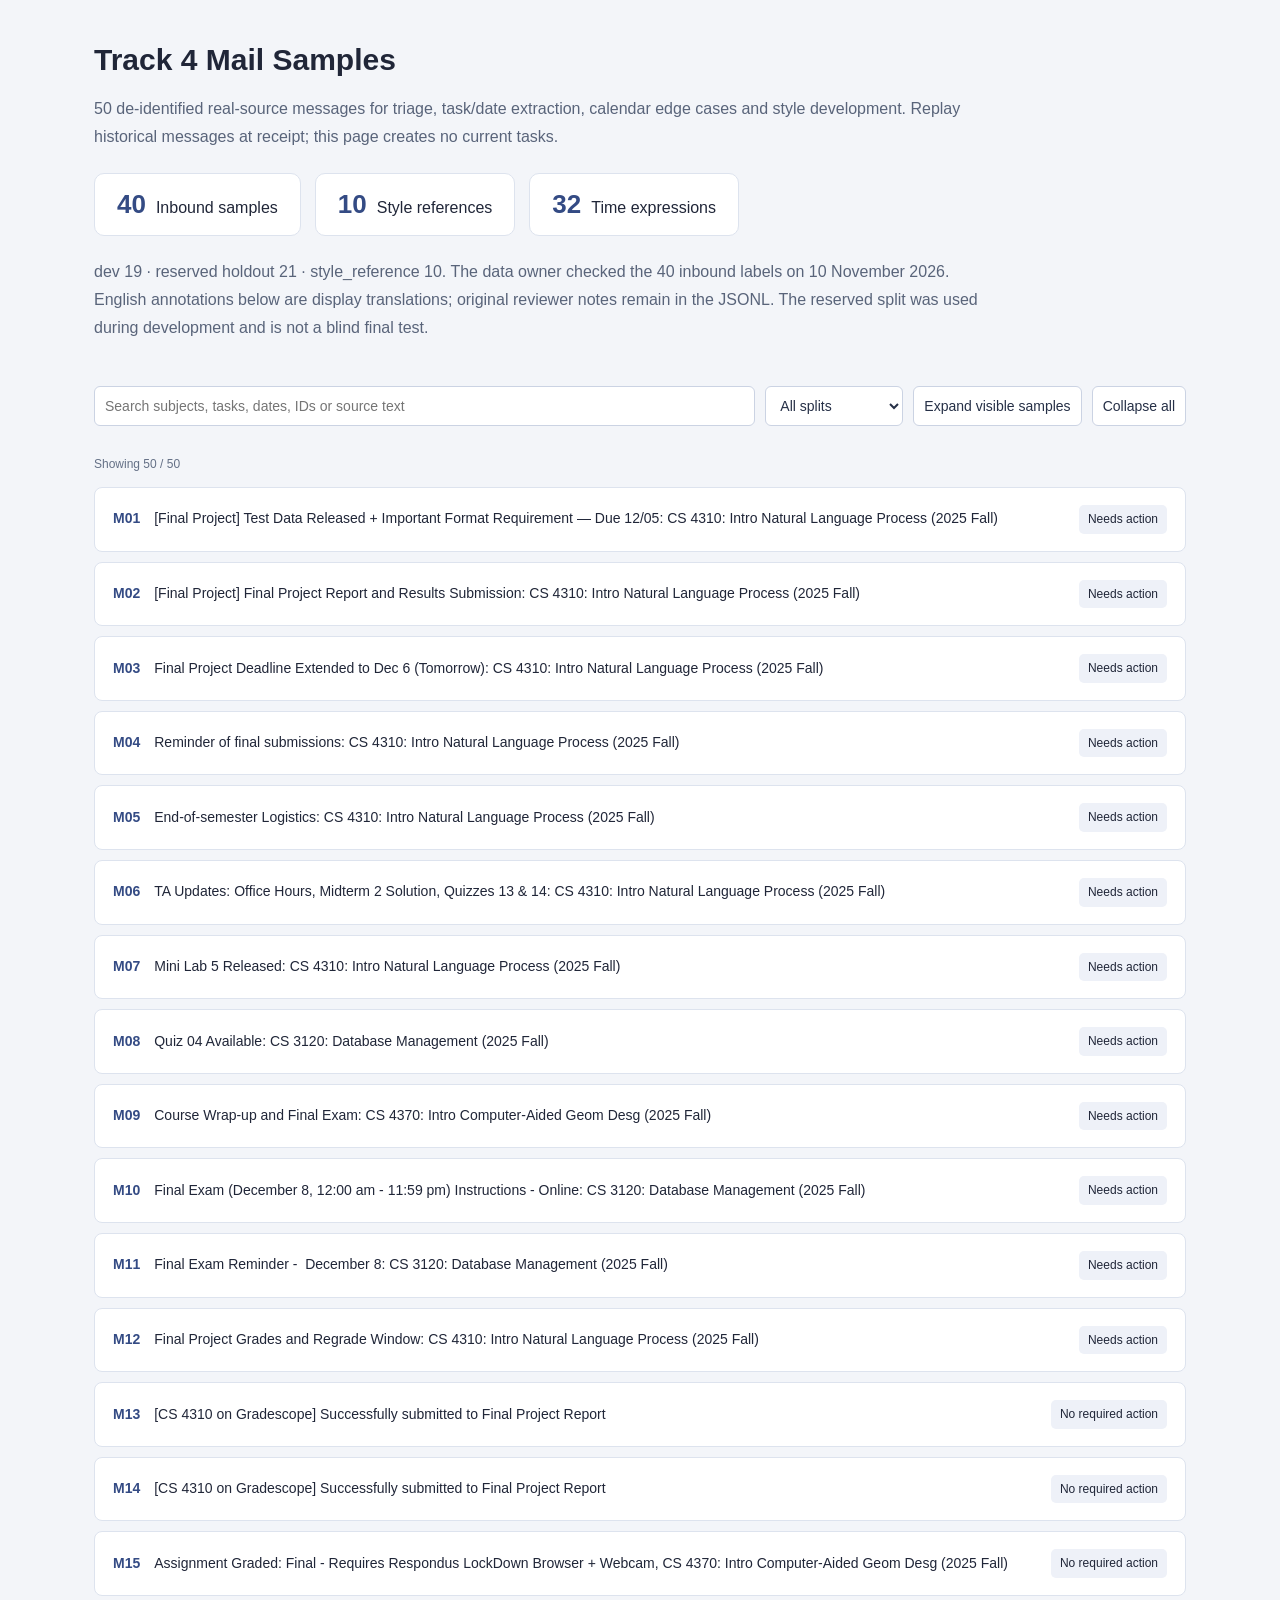
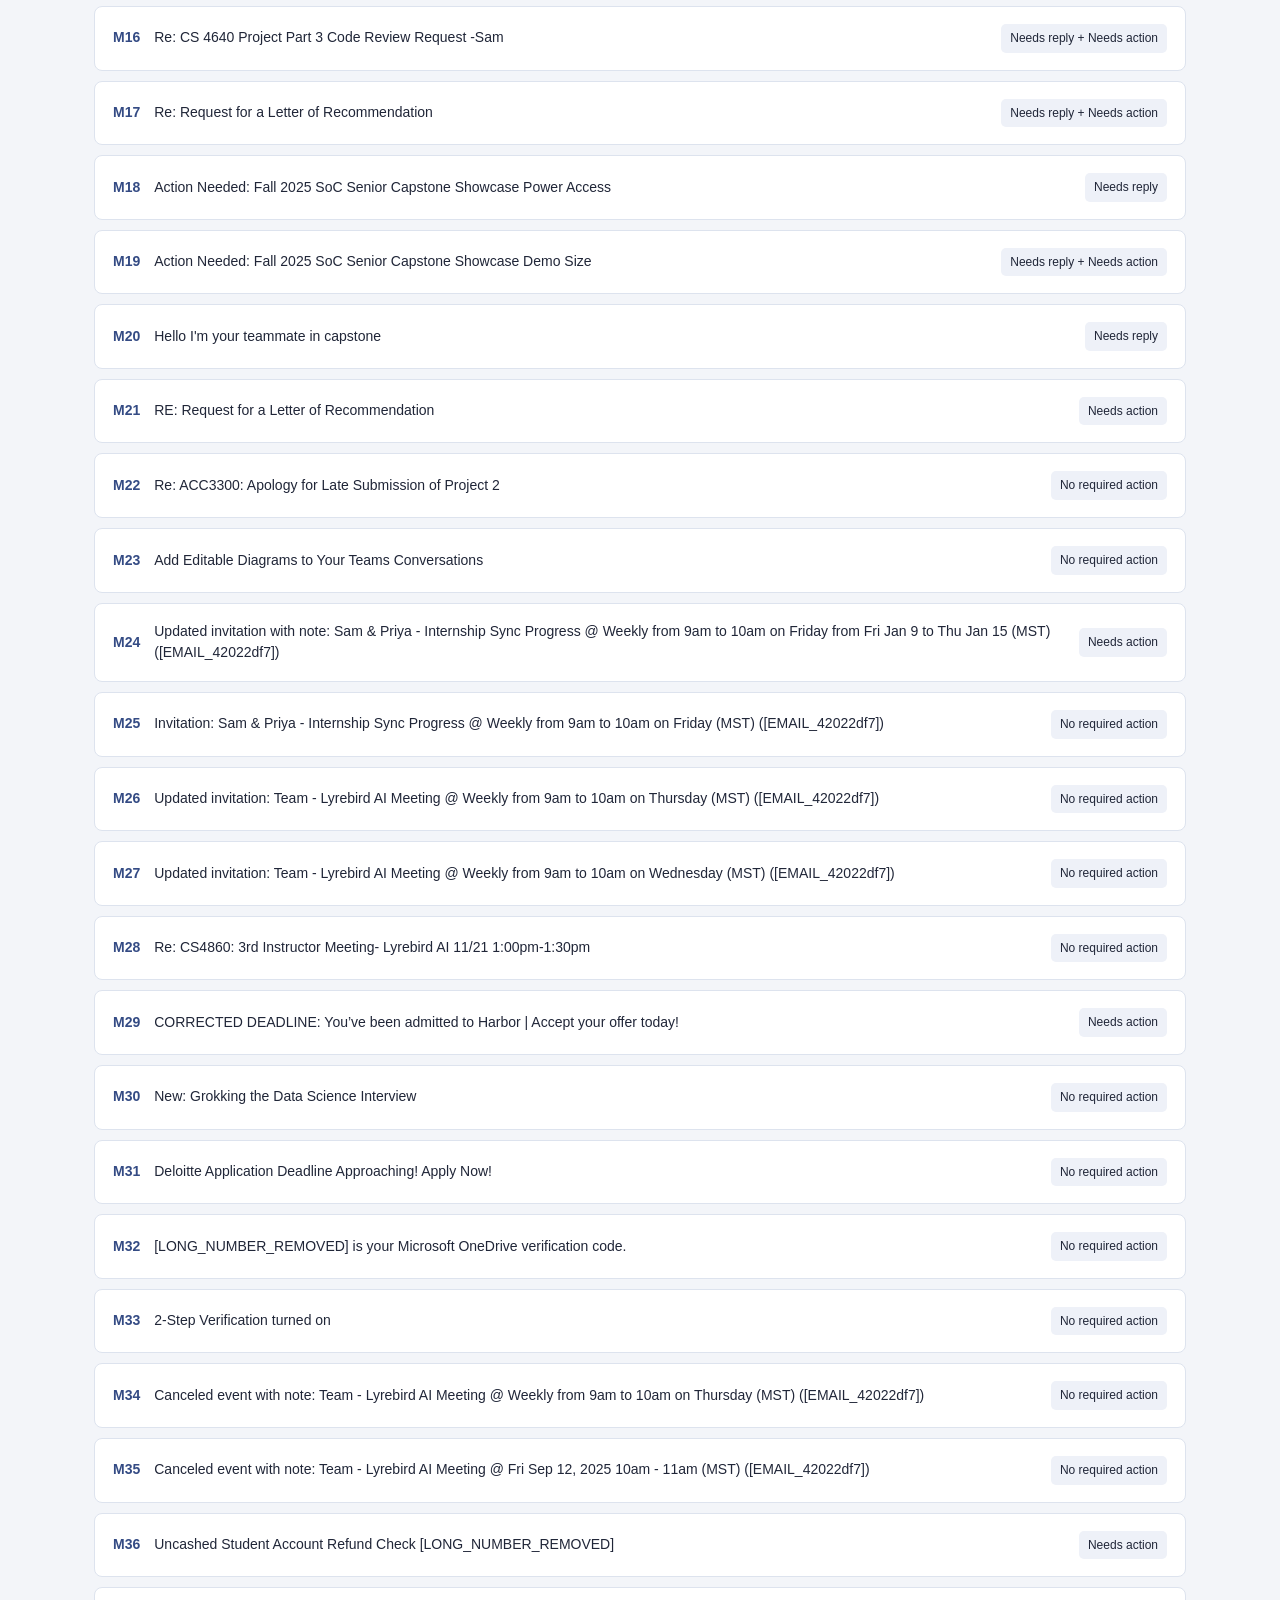
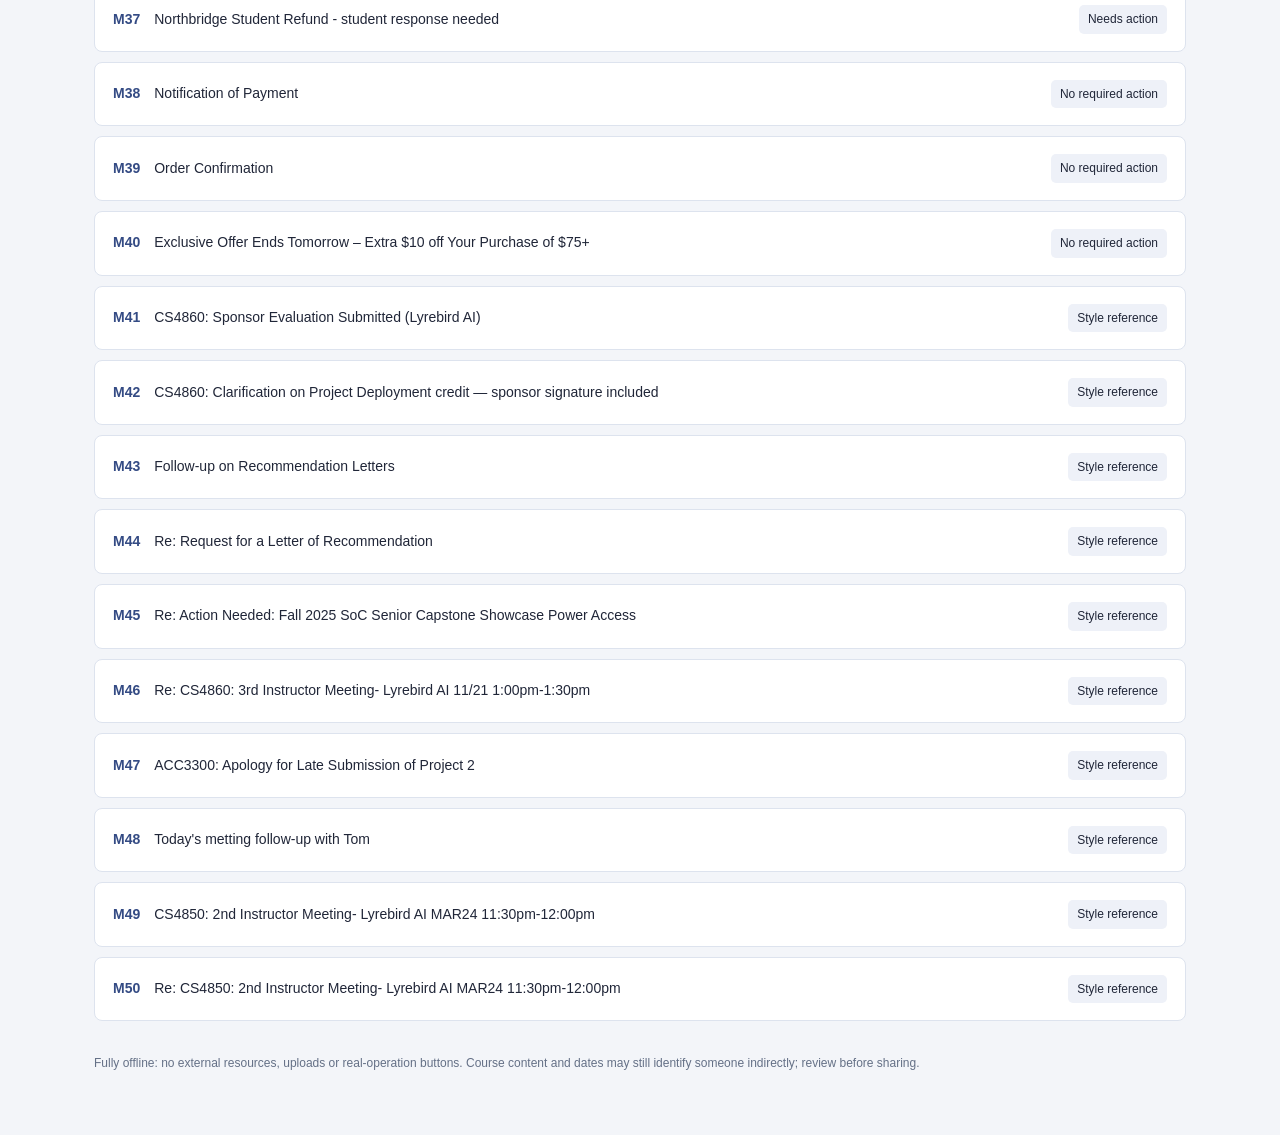
<file: data/samples_deidentified/sample_browser.html>
<!doctype html><html lang="en"><head><meta charset="utf-8">
<meta name="viewport" content="width=device-width,initial-scale=1">
<meta http-equiv="Content-Security-Policy" content="default-src 'none'; style-src 'unsafe-inline'; script-src 'unsafe-inline'; connect-src 'none'; img-src 'none'">
<title>Track 4 Mail Samples</title><style>
:root{color-scheme:light;font-family:'Microsoft YaHei',Arial,sans-serif;color:#202638;background:#f3f5f9}*{box-sizing:border-box}body{margin:0}main{max-width:1140px;margin:40px auto;padding:0 24px}h1{font-size:30px;line-height:1.3;margin:0 0 14px}p{line-height:1.75}header{margin-bottom:28px}.lead{color:#59647a;max-width:900px}.stats{display:flex;gap:14px;flex-wrap:wrap;margin:22px 0}.stat{background:white;padding:15px 22px;border:1px solid #dde3ee;border-radius:10px;min-width:165px}.stat strong{font-size:26px;color:#344b84;margin-right:10px}.tools{position:sticky;top:0;z-index:2;padding:16px 0;background:#f3f5f9;display:flex;gap:10px;flex-wrap:wrap}input,select,button{font:inherit;font-size:14px;border:1px solid #cbd3e3;border-radius:6px;padding:10px;background:white;color:#263047}input{flex:1;min-width:230px}button{cursor:pointer}article{background:#fff;border:1px solid #dde3ee;border-radius:8px;margin:10px 0;overflow:hidden}summary{display:flex;gap:14px;align-items:center;padding:17px 18px;cursor:pointer;font-size:14px;line-height:1.55;list-style:none}summary>span:nth-child(2){flex:1}.id{font-weight:bold;color:#344b84}.pill{font-size:12px;white-space:nowrap;background:#eef1f8;padding:5px 9px;border-radius:5px}.inside{padding:0 22px 24px;border-top:1px solid #e9edf5}.meta{font-size:12px;color:#647086}.warning{background:#fff5dc;border-left:3px solid #ba8728;padding:10px 14px}h4{font-size:14px;margin:23px 0 10px}pre{white-space:pre-wrap;overflow-wrap:anywhere;background:#f7f8fb;font:13px/1.8 Consolas,'Microsoft YaHei',monospace;padding:18px;border-radius:6px}blockquote{border-left:3px solid #9baecf;padding:7px 14px;margin:15px 0;background:#f7f9fd;font-size:13px;white-space:pre-wrap}li{font-size:13px;line-height:1.8;margin:12px 0}.status{font-size:11px;color:#8b5e0e}footer{padding:25px 0;color:#647086;font-size:12px}@media(max-width:650px){main{margin:25px auto;padding:0 14px}summary{gap:9px;flex-wrap:wrap}.pill{margin-left:38px}h1{font-size:25px}}
</style></head><body><main>
<header><h1>Track 4 Mail Samples</h1>
<p class="lead">50 de-identified real-source messages for triage, task/date extraction, calendar edge cases and style development. Replay historical messages at receipt; this page creates no current tasks.</p>
<div class="stats"><div class="stat"><strong>40</strong>Inbound samples</div><div class="stat"><strong>10</strong>Style references</div><div class="stat"><strong>32</strong>Time expressions</div></div>
<p class="lead">dev 19 &middot; reserved holdout 21 &middot; style_reference 10. The data owner checked the 40 inbound labels on 10 November 2026. English annotations below are display translations; original reviewer notes remain in the JSONL. The reserved split was used during development and is not a blind final test.</p></header>
<div class="tools"><input id="search" aria-label="Search samples" placeholder="Search subjects, tasks, dates, IDs or source text">
<select id="split" aria-label="Filter by split"><option value="">All splits</option><option>dev</option><option>holdout</option><option>style_reference</option></select>
<button id="open">Expand visible samples</button><button id="close">Collapse all</button></div>
<p id="count" class="meta">Showing 50 / 50</p>
<article id="M01" data-split="dev" data-direction="inbound">
<details><summary><span class="id">M01</span><span>[Final Project] Test Data Released + Important Format Requirement — Due 12/05: CS 4310: Intro Natural Language Process (2025 Fall)</span><span class="pill">Needs action</span></summary><div class="inside">
<p class="meta">inbound &middot; dev &middot; 2025-11-25T22:18:04+00:00<br>Original MBOX ordinal 1704 &middot; &quot;CS 4310: Intro Natural Language Process (2025 Fall)&quot; &lt;[EMAIL_20746ade]&gt;</p>
<h4>English reference annotation</h4>
<p><b>Submit the final results JSON; follow the output format</b><br>Extract the results-file task; the assignment&#x27;s output-format rules are not instructions to the assistant.</p>
<p class="warning">Check: Year inferred from &#x27;2025 Fall&#x27; and the mail date; time and time zone not stated</p>
<h4>Source body (de-identified; quoted history and footers removed)</h4>
<pre>Hi Class,

We have released the final project test set. To make sure your submission is readable by our auto-grader, please pay attention to the following format requirements:

Submission format

* Submit one JSON file where each row corresponds to one test question.

* Each row must have an &quot;output&quot; field whose value is a string containing only the final answer (e.g., &quot;output&quot;: &quot;42&quot;).

* Please make sure the output string contains the final answer only, without any intermediate reasoning or tool traces.

How to generate

* We have prepared the starter script: generate_answer_template.py

* Replace the logic inside build_answers() to call your agent loop and return the final answer string for each question.

* Do not change the output schema or file format produced by the script.

Hard checks

* The script includes format validations. If your file fails these checks, you will receive a grade of 0.

Where to submit

* Upload your JSON output file on Canvas (Assignments → Final Project Submission).

Deadline: 12/05

Please let us know if you have any questions or run into any issues. Good luck!

Kevin

File Included: cs4310_final_project_submission.zip - 1.41 MB
 [LINK_e72a5737]

[LINK_cca930cb]</pre>
<p class="meta">Attachment metadata: No MIME attachments. Attachment bodies not read.</p>
<h4>Time roles and candidates</h4><ul>
<li><b>cs4310_final_results</b>: 2025-12-05 not stated not stated <span class="status">candidate_needs_timezone</span><br><q>Deadline: 12/05</q><br>US course and matching project notices resolve 12/05 to December 5; no time supplied.</li>
</ul>
<p class="meta">Reference annotations are not execution approval. This viewer cannot send messages or write calendars.</p></div></details></article>
<article id="M02" data-split="dev" data-direction="inbound">
<details><summary><span class="id">M02</span><span>[Final Project] Final Project Report and Results Submission: CS 4310: Intro Natural Language Process (2025 Fall)</span><span class="pill">Needs action</span></summary><div class="inside">
<p class="meta">inbound &middot; dev &middot; 2025-12-03T06:40:15+00:00<br>Original MBOX ordinal 1720 &middot; &quot;CS 4310: Intro Natural Language Process (2025 Fall)&quot; &lt;[EMAIL_20746ade]&gt;</p>
<h4>English reference annotation</h4>
<p><b>Submit the report and the results file separately</b><br>Split into report and results-file subtasks of the same project; no new deadline here.</p>
<p class="warning">Check: The body mentions extra instructions, but this mail has no real MIME attachment</p>
<h4>Source body (de-identified; quoted history and footers removed)</h4>
<pre>Hi everyone,

The submission portal for the Final Project Report on Gradescope is now open.

As a reminder, for the final project you need to submit:

*

Final Project Report (on Gradescope)

*

Please upload a report (see attached instructions) that:

*

Describes how your agent works

*

Points to the key implementation details in your code (e.g., specific files, functions, or code blocks)

*

Includes a GitHub link to your repository

*

Ensures the repo and the final report has a README with enough detail for someone else to reproduce your results

*

Final Results File (on Canvas)
As mentioned in our [previous announcement] ([LINK_25b9c5af] your final results file (JSON) should be submitted on Canvas.

Please make sure you complete both submissions (report on Gradescope and JSON results on Canvas). Please let us know if you have any questions. Good luck!

Kevin

[LINK_cca930cb]</pre>
<p class="meta">Attachment metadata: No MIME attachments. Attachment bodies not read.</p>
<p class="meta">Reference annotations are not execution approval. This viewer cannot send messages or write calendars.</p></div></details></article>
<article id="M03" data-split="dev" data-direction="inbound">
<details><summary><span class="id">M03</span><span>Final Project Deadline Extended to Dec 6 (Tomorrow): CS 4310: Intro Natural Language Process (2025 Fall)</span><span class="pill">Needs action</span></summary><div class="inside">
<p class="meta">inbound &middot; dev &middot; 2025-12-06T04:37:05+00:00<br>Original MBOX ordinal 1679 &middot; &quot;CS 4310: Intro Natural Language Process (2025 Fall)&quot; &lt;[EMAIL_20746ade]&gt;</p>
<h4>English reference annotation</h4>
<p><b>Final project extended by 24 hours</b><br>Flag the extension and the weekday/date conflict; keep the old date and the new candidate; never change the calendar automatically.</p>
<p class="warning">Check: 2025-12-06 is a Saturday; &#x27;Friday&#x27; conflicts with the date; &#x27;Tomorrow&#x27; must be checked in the course time zone</p>
<h4>Source body (de-identified; quoted history and footers removed)</h4>
<pre>Hi everyone,

We are granting a 24-hour extension for the final project submission (both the results JSON file and the final report).

*

New deadline: Friday, Dec 6, 11:59 PM

*

What to submit:

*

Results JSON file on Canvas

*

Final project report on Gradescope

To recognize those who submitted by the original deadline (Dec 5), anyone who turned in both components on time will receive 0.5% extra credit toward their final course grade.

If you have any questions about the submission formats or logistics, please let us know.

Good luck!
Kevin

[LINK_cca930cb]</pre>
<p class="meta">Attachment metadata: No MIME attachments. Attachment bodies not read.</p>
<h4>Time roles and candidates</h4><ul>
<li><b>cs4310_final_results</b>: 2025-12-06 23:59 not stated <span class="status">conflict_weekday_date</span><br><q>New deadline: Friday, Dec 6, 11:59 PM</q><br>2025-12-06 is Saturday; date is a candidate, not a resolved deadline. Applies to results and report.</li>
<li><b>cs4310_final_report</b>: 2025-12-06 23:59 not stated <span class="status">conflict_weekday_date</span><br><q>New deadline: Friday, Dec 6, 11:59 PM</q><br>Same announcement as results file; retain separate deliverable completion states.</li>
</ul>
<p class="meta">Reference annotations are not execution approval. This viewer cannot send messages or write calendars.</p></div></details></article>
<article id="M04" data-split="dev" data-direction="inbound">
<details><summary><span class="id">M04</span><span>Reminder of final submissions: CS 4310: Intro Natural Language Process (2025 Fall)</span><span class="pill">Needs action</span></summary><div class="inside">
<p class="meta">inbound &middot; dev &middot; 2025-12-06T01:08:15+00:00<br>Original MBOX ordinal 1688 &middot; &quot;CS 4310: Intro Natural Language Process (2025 Fall)&quot; &lt;[EMAIL_20746ade]&gt;</p>
<h4>English reference annotation</h4>
<p><b>Final project and Mini Lab 5 due today</b><br>Extract two tasks; &#x27;today&#x27; means the course-local receipt date, not the day the app runs.</p>
<p class="warning">Check: Mail is 12/06 in UTC, possibly 12/05 locally; course time zone not independently confirmed</p>
<h4>Source body (de-identified; quoted history and footers removed)</h4>
<pre>Hi all,&#32;

this is a friendly reminder that both the final project and mini lab 5 are due today. Per the course policy, you must request extensions before the deadline. Any late submissions without prior approval of extensions or valid causes will not be accepted and will result in a zero.

Prof. Duarte

[LINK_cca930cb]</pre>
<p class="meta">Attachment metadata: No MIME attachments. Attachment bodies not read.</p>
<h4>Time roles and candidates</h4><ul>
<li><b>cs4310_final_results</b>: 2025-12-05 not stated not stated <span class="status">unresolved_source_timezone</span><br><q>both the final project and mini lab 5 are due today</q><br>UTC receipt is Dec 6. If course timezone is Etc/GMT+7, local receipt is Dec 5. Do not use current date.</li>
<li><b>cs4310_minilab5</b>: 2025-12-05 not stated not stated <span class="status">unresolved_source_timezone</span><br><q>both the final project and mini lab 5 are due today</q><br>UTC receipt is Dec 6. If course timezone is Etc/GMT+7, local receipt is Dec 5. Do not use current date.</li>
</ul>
<p class="meta">Reference annotations are not execution approval. This viewer cannot send messages or write calendars.</p></div></details></article>
<article id="M05" data-split="dev" data-direction="inbound">
<details><summary><span class="id">M05</span><span>End-of-semester Logistics: CS 4310: Intro Natural Language Process (2025 Fall)</span><span class="pill">Needs action</span></summary><div class="inside">
<p class="meta">inbound &middot; dev &middot; 2025-12-02T04:11:20+00:00<br>Original MBOX ordinal 1726 &middot; &quot;CS 4310: Intro Natural Language Process (2025 Fall)&quot; &lt;[EMAIL_20746ade]&gt;</p>
<h4>English reference annotation</h4>
<p><b>Project, lab, two quizzes; online lecture logistics</b><br>Split into final project, Mini Lab 5, Quiz 13 and Quiz 14; the 12/03 lecture is an event.</p>
<p class="warning">Check: No time given for 12/05; the Zoom lecture is not a submission deadline</p>
<h4>Source body (de-identified; quoted history and footers removed)</h4>
<pre>Hello everyone,&#32;

Thank you all for sticking with the course, and we are now almost ready for an end-of-semester celebration! Here are some logistics:&#32;

Final submissions:&#32;
1. The final project (Due 12/05) should contain a final test data output JSON file and a GitHub repo link for your code. In your GitHub repo, there should be a clear README file on how your agent works (e.g., what are the three (minimal) components, and what are some additional highlights? How did you develop/evaluate your agent along the way?), as well as instructions on how we can run your agent on a new test case. The TA will make a separate annoucement on the submission portal soon.&#32;
2. Mini Lab 5 (Due 12/05)
3. Quiz 13 and 14 will later be released and remain open until 12/05.&#32;

The Wednesday (12/03) lecture will be held solely on Zoom ([[LINK_faa04edb] ([LINK_74e1b6f3] We will continue to discuss LLM trustworthiness. Please reach out to me or the TA with any potential questions.&#32;

Thanks, Prof. Duarte

[LINK_cca930cb]</pre>
<p class="meta">Attachment metadata: No MIME attachments. Attachment bodies not read.</p>
<h4>Time roles and candidates</h4><ul>
<li><b>cs4310_final_results</b>: 2025-12-05 not stated not stated <span class="status">candidate_needs_timezone</span><br><q>The final project (Due 12/05)</q><br>No time supplied; report/result component details must be reconciled with other project messages.</li>
<li><b>cs4310_minilab5</b>: 2025-12-05 not stated not stated <span class="status">candidate_needs_timezone</span><br><q>Mini Lab 5 (Due 12/05)</q><br>No time supplied; report/result component details must be reconciled with other project messages.</li>
<li><b>cs4310_quiz13</b>: 2025-12-05 not stated not stated <span class="status">candidate_needs_timezone</span><br><q>Quiz 13 and 14 will later be released and remain open until 12/05.</q><br>No time supplied; report/result component details must be reconciled with other project messages.</li>
<li><b>cs4310_quiz14</b>: 2025-12-05 not stated not stated <span class="status">candidate_needs_timezone</span><br><q>Quiz 13 and 14 will later be released and remain open until 12/05.</q><br>No time supplied; report/result component details must be reconciled with other project messages.</li>
<li><b>cs4310_lecture_1203</b>: 2025-12-03 not stated not stated <span class="status">candidate_needs_timezone</span><br><q>The Wednesday (12/03) lecture will be held solely on Zoom</q><br>Event, not a task deadline; start time absent.</li>
</ul>
<p class="meta">Reference annotations are not execution approval. This viewer cannot send messages or write calendars.</p></div></details></article>
<article id="M06" data-split="dev" data-direction="inbound">
<details><summary><span class="id">M06</span><span>TA Updates: Office Hours, Midterm 2 Solution, Quizzes 13 &amp; 14: CS 4310: Intro Natural Language Process (2025 Fall)</span><span class="pill">Needs action</span></summary><div class="inside">
<p class="meta">inbound &middot; dev &middot; 2025-12-02T05:47:04+00:00<br>Original MBOX ordinal 1767 &middot; &quot;CS 4310: Intro Natural Language Process (2025 Fall)&quot; &lt;[EMAIL_20746ade]&gt;</p>
<h4>English reference annotation</h4>
<p><b>Complete Quiz 13 and Quiz 14</b><br>Keep both quizzes; cancelled office hours are a notice and never delete your events.</p>
<p class="warning">Check: Due time not stated; &#x27;this week&#x27; needs the course-local week</p>
<h4>Source body (de-identified; quoted history and footers removed)</h4>
<pre>Hi everyone,

A few quick updates:

*

TA office hours: I’ll be traveling for a conference and will not be able to host my regular office hours this week. If you have any questions, please feel free to email me. If I accidentally miss your email, don’t hesitate to send me a short reminder so I can follow up.

*

Midterm 2 solution: The solution for Midterm 2 has been released and is attached to this announcement. Please let us know if you have any questions.

*

Quizzes 13 and 14: Quiz 13 and Quiz 14 are now published on Canvas. Both quizzes are due on 12/05. Please make sure to complete them before the deadline.

Thanks!

Kevin

File Included: CS 4310 Fall 2025 Exam 2 Solutions.pdf - 162 KB
 [LINK_e72a5737]

[LINK_cca930cb]</pre>
<p class="meta">Attachment metadata: No MIME attachments. Attachment bodies not read.</p>
<h4>Time roles and candidates</h4><ul>
<li><b>cs4310_quiz13</b>: 2025-12-05 not stated not stated <span class="status">candidate_needs_timezone</span><br><q>Both quizzes are due on 12/05.</q><br>No time supplied; deduplicate against end-of-semester logistics.</li>
<li><b>cs4310_quiz14</b>: 2025-12-05 not stated not stated <span class="status">candidate_needs_timezone</span><br><q>Both quizzes are due on 12/05.</q><br>No time supplied; deduplicate against end-of-semester logistics.</li>
</ul>
<p class="meta">Reference annotations are not execution approval. This viewer cannot send messages or write calendars.</p></div></details></article>
<article id="M07" data-split="dev" data-direction="inbound">
<details><summary><span class="id">M07</span><span>Mini Lab 5 Released: CS 4310: Intro Natural Language Process (2025 Fall)</span><span class="pill">Needs action</span></summary><div class="inside">
<p class="meta">inbound &middot; dev &middot; 2025-11-19T17:39:29+00:00<br>Original MBOX ordinal 1866 &middot; &quot;CS 4310: Intro Natural Language Process (2025 Fall)&quot; &lt;[EMAIL_20746ade]&gt;</p>
<h4>English reference annotation</h4>
<p><b>Complete and submit Mini Lab 5</b><br>Extract the lab, date and time; tell linked files in the body apart from MIME attachments.</p>
<p class="warning">Check: Time zone not stated</p>
<h4>Source body (de-identified; quoted history and footers removed)</h4>
<pre>Hi class,

Mini Lab 5 is now available. Please download the attached file, get started, and submit your work on Gradescope. Due: 12/05 11:59 PM.

Kevin

File Included: mini_lab5.ipynb - 36.2 KB
 [LINK_e72a5737]&#32;

[LINK_cca930cb]</pre>
<p class="meta">Attachment metadata: No MIME attachments. Attachment bodies not read.</p>
<h4>Time roles and candidates</h4><ul>
<li><b>cs4310_minilab5</b>: 2025-12-05 23:59 not stated <span class="status">candidate_needs_timezone</span><br><q>Due: 12/05 11:59 PM.</q><br>Due time given here, missing from later logistics; keep evidence from both.</li>
</ul>
<p class="meta">Reference annotations are not execution approval. This viewer cannot send messages or write calendars.</p></div></details></article>
<article id="M08" data-split="holdout" data-direction="inbound">
<details><summary><span class="id">M08</span><span>Quiz 04 Available: CS 3120: Database Management (2025 Fall)</span><span class="pill">Needs action</span></summary><div class="inside">
<p class="meta">inbound &middot; holdout &middot; 2025-12-01T23:21:52+00:00<br>Original MBOX ordinal 1737 &middot; &quot;CS 3120: Database Management (2025 Fall)&quot; &lt;[EMAIL_20746ade]&gt;</p>
<h4>English reference annotation</h4>
<p><b>Complete database Quiz 04</b><br>Extract course, quiz, date and time.</p>
<p class="warning">Check: Year inferred from &#x27;2025 Fall&#x27;; time zone not stated</p>
<h4>Source body (de-identified; quoted history and footers removed)</h4>
<pre>Dear Students,

Quiz 04 is now available and will be due on December 3 at 11:59 PM. It covers the topics from Weeks 12 and 13, including Transactions and Query Optimization.

Best,

Dr. Lam

[LINK_cca930cb]</pre>
<p class="meta">Attachment metadata: No MIME attachments. Attachment bodies not read.</p>
<h4>Time roles and candidates</h4><ul>
<li><b>cs3120_quiz4</b>: 2025-12-03 23:59 not stated <span class="status">candidate_needs_timezone</span><br><q>due on December 3 at 11:59 PM</q><br></li>
</ul>
<p class="meta">Reference annotations are not execution approval. This viewer cannot send messages or write calendars.</p></div></details></article>
<article id="M09" data-split="holdout" data-direction="inbound">
<details><summary><span class="id">M09</span><span>Course Wrap-up and Final Exam: CS 4370: Intro Computer-Aided Geom Desg (2025 Fall)</span><span class="pill">Needs action</span></summary><div class="inside">
<p class="meta">inbound &middot; holdout &middot; 2025-12-02T21:44:34+00:00<br>Original MBOX ordinal 1637 &middot; &quot;CS 4370: Intro Computer-Aided Geom Desg (2025 Fall)&quot; &lt;[EMAIL_20746ade]&gt;</p>
<h4>English reference annotation</h4>
<p><b>Finish all submissions and take the final exam</b><br>Keep 23:50; also extract the 12/10 09:50 exam and its 75-minute duration.</p>
<p class="warning">Check: Time zone not stated; do not round 23:50 to the usual 23:59</p>
<h4>Source body (de-identified; quoted history and footers removed)</h4>
<pre>Hello CS 4370ers,

On Wednesday we will review the mock final document and I am happy to discuss any material that is not clear.

All submissions must be uploaded to Canvas by Friday, Dec 5 at 11:50pm.

The final exam is on Wednesday, Dec 10 at 9:50am. It is a canvas quiz that requires Respondus Lockdown browser with a webcam.

Final exam instructions:

You have 75 minutes to complete this final exam. There are 40 questions.

If you see &quot;^&quot; in a question, this is indicates a superscript; for example &quot;M^T&quot;, meaning M transpose. A subscript will be denoted by &quot;_&quot;, as in a_1.
Questions will use the notation from the class slides, not MM notation (for array access).

This is a closed-book exam. You may have a blank piece of paper and pencil/pen with you during the exam.

If you have a question about the exam, answer the question as best as you can, and then email me afterwards.

Take your time and review your answers.

Elena Hart, PhD

[LINK_cca930cb]</pre>
<p class="meta">Attachment metadata: No MIME attachments. Attachment bodies not read.</p>
<h4>Time roles and candidates</h4><ul>
<li><b>cs4370_all_submissions</b>: 2025-12-05 23:50 not stated <span class="status">candidate_needs_timezone</span><br><q>All submissions must be uploaded to Canvas by Friday, Dec 5 at 11:50pm.</q><br>Do not round to 23:59. Imported email evidence only; no LMS request.</li>
<li><b>cs4370_final</b>: 2025-12-10 09:50 not stated <span class="status">candidate_needs_timezone</span><br><q>The final exam is on Wednesday, Dec 10 at 9:50am.</q><br>75 minutes provided later in the same message.</li>
</ul>
<p class="meta">Reference annotations are not execution approval. This viewer cannot send messages or write calendars.</p></div></details></article>
<article id="M10" data-split="holdout" data-direction="inbound">
<details><summary><span class="id">M10</span><span>Final Exam (December 8, 12:00 am - 11:59 pm) Instructions - Online: CS 3120: Database Management (2025 Fall)</span><span class="pill">Needs action</span></summary><div class="inside">
<p class="meta">inbound &middot; holdout &middot; 2025-12-01T23:35:13+00:00<br>Original MBOX ordinal 1727 &middot; &quot;CS 3120: Database Management (2025 Fall)&quot; &lt;[EMAIL_20746ade]&gt;</p>
<h4>English reference annotation</h4>
<p><b>Take the 75-minute exam within its availability window</b><br>Separate the availability window from the exam duration; planning reserves 75 minutes.</p>
<p class="warning">Check: Time zone not stated; an all-day window is not an all-day busy block</p>
<h4>Source body (de-identified; quoted history and footers removed)</h4>
<pre>Dear Students,&#32;

Please carefully review the instructions for the final exam below:

Exam Details:

Mode: Online (LockDown Browser required)
Availability Window: December 8 (12:00 AM) – December 8 (11:59 PM)
Coverage: Topics from Week 01 to Week 13 Modules
Format: 35 Multiple Choice Questions (MCQs) – 35 points total (No Query Writing)
Duration: 75 minutes
Attempts: One attempt only

Browser Requirement

* Respondus LockDown Browser (with Camera and Screen Recording enabled) is mandatory.

* Ensure it is installed and tested before starting the exam.

* Questions will be presented one at a time. You will be able to navigate back to previous questions.

Topics Covered

Refer to the Final Exam Study Topics in the document [here] ([LINK_9abd7947]

Additional Instructions

* The exam is closed book, however, a cheat sheet up to 5 pages (double-sided, Handwritten only)

* Academic integrity policies strictly apply.

Best,&#32;

Dr. Lam

[LINK_cca930cb]</pre>
<p class="meta">Attachment metadata: No MIME attachments. Attachment bodies not read.</p>
<h4>Time roles and candidates</h4><ul>
<li><b>cs3120_final</b>: 2025-12-08 23:59 not stated <span class="status">candidate_needs_timezone</span><br><q>Availability Window: December 8 (12:00 AM) – December 8 (11:59 PM)</q><br>Open window is not busy duration; same exam in two messages.</li>
</ul>
<p class="meta">Reference annotations are not execution approval. This viewer cannot send messages or write calendars.</p></div></details></article>
<article id="M11" data-split="holdout" data-direction="inbound">
<details><summary><span class="id">M11</span><span>Final Exam Reminder -  December 8: CS 3120: Database Management (2025 Fall)</span><span class="pill">Needs action</span></summary><div class="inside">
<p class="meta">inbound &middot; holdout &middot; 2025-12-08T01:57:20+00:00<br>Original MBOX ordinal 1515 &middot; &quot;CS 3120: Database Management (2025 Fall)&quot; &lt;[EMAIL_20746ade]&gt;</p>
<h4>English reference annotation</h4>
<p><b>Repeat reminder for the final exam</b><br>Merge with the earlier exam notice as one exam and keep both sources.</p>
<p class="warning">Check: Time zone not stated</p>
<h4>Source body (de-identified; quoted history and footers removed)</h4>
<pre>Dear Students,&#32;

Please carefully review the instructions for the final exam below:

Exam Details:

Mode: Online (LockDown Browser required)
Availability Window: December 8 (12:00 AM) – December 8 (11:59 PM)
Coverage: Topics from Week 01 to Week 13 Modules
Format: 35 Multiple Choice Questions (MCQs) – 35 points total (No Query Writing)
Duration: 75 minutes
Attempts: One attempt only

Browser Requirement

* Respondus LockDown Browser (with Camera and Screen Recording enabled) is mandatory.

* Ensure it is installed and tested before starting the exam.

* Questions will be presented one at a time. You will be able to navigate back to previous questions.

Topics Covered

Refer to the Final Exam Study Topics in the document [here] ([LINK_883fc119]

Additional Instructions

* The exam is closed book, however, a cheat sheet up to 5 pages (double-sided, Handwritten only)

* Academic integrity policies strictly apply.

[LINK_cca930cb]</pre>
<p class="meta">Attachment metadata: No MIME attachments. Attachment bodies not read.</p>
<h4>Time roles and candidates</h4><ul>
<li><b>cs3120_final</b>: 2025-12-08 23:59 not stated <span class="status">candidate_needs_timezone</span><br><q>Availability Window: December 8 (12:00 AM) – December 8 (11:59 PM)</q><br>Open window is not busy duration; same exam in two messages.</li>
</ul>
<p class="meta">Reference annotations are not execution approval. This viewer cannot send messages or write calendars.</p></div></details></article>
<article id="M12" data-split="dev" data-direction="inbound">
<details><summary><span class="id">M12</span><span>Final Project Grades and Regrade Window: CS 4310: Intro Natural Language Process (2025 Fall)</span><span class="pill">Needs action</span></summary><div class="inside">
<p class="meta">inbound &middot; dev &middot; 2025-12-10T05:02:55+00:00<br>Original MBOX ordinal 1538 &middot; &quot;CS 4310: Intro Natural Language Process (2025 Fall)&quot; &lt;[EMAIL_20746ade]&gt;</p>
<h4>English reference annotation</h4>
<p><b>Check grades; request a regrade only if you disagree</b><br>Checking grades is an action; the regrade is conditional and not assumed.</p>
<p class="warning">Check: Time zone not stated</p>
<h4>Source body (de-identified; quoted history and footers removed)</h4>
<pre>Hi Class,&#32;
The grades for the Final Project are now posted on Gradescope. Please review your grades, and if you have any concerns, submit a regrade request by 11:59 PM on December 11, 2025.

Thanks,

Omar

[LINK_cca930cb]</pre>
<p class="meta">Attachment metadata: No MIME attachments. Attachment bodies not read.</p>
<h4>Time roles and candidates</h4><ul>
<li><b>cs4310_final_regrade</b>: 2025-12-11 23:59 not stated <span class="status">candidate_needs_timezone</span><br><q>if you have any concerns, submit a regrade request by 11:59 PM on December 11, 2025.</q><br>Only if user wants to challenge final project grades.</li>
</ul>
<p class="meta">Reference annotations are not execution approval. This viewer cannot send messages or write calendars.</p></div></details></article>
<article id="M13" data-split="dev" data-direction="inbound">
<details><summary><span class="id">M13</span><span>[CS 4310 on Gradescope] Successfully submitted to Final Project Report</span><span class="pill">No required action</span></summary><div class="inside">
<p class="meta">inbound &middot; dev &middot; 2025-12-06T06:54:30+00:00<br>Original MBOX ordinal 1652 &middot; Gradescope &lt;[EMAIL_af789e2f]&gt;</p>
<h4>English reference annotation</h4>
<p><b>Report submitted successfully; resubmission allowed</b><br>Mark the report as submitted; keep the due date as history and do not create a new open report task.</p>
<p class="warning">Check: This receipt does not prove the separate JSON was submitted</p>
<h4>Source body (de-identified; quoted history and footers removed)</h4>
<pre>Hello Sam,

You’ve successfully submitted Final Project Report, Introduction to Natural Language Processing. You may be able to resubmit until the due date (Dec 06, 2025 at 11:59:00 PM MST). You will be notified if your grades are made available.

Submitted At:
Dec 05, 2025 at 11:54:30 PM MST

Due Date:
Dec 06, 2025 at 11:59:00 PM MST

Link to submission:
[LINK_c9ae413f]

- The Gradescope Team</pre>
<p class="meta">Attachment metadata: No MIME attachments. Attachment bodies not read.</p>
<h4>Time roles and candidates</h4><ul>
<li><b>cs4310_final_report</b>: 2025-12-06 23:59 UTC-07:00 <span class="status">explicit_but_task_completed</span><br><q>Due Date:
Dec 06, 2025 at 11:59:00 PM MST</q><br>Can corroborate deadline metadata; does not reopen report or prove results JSON submission.</li>
</ul>
<p class="meta">Reference annotations are not execution approval. This viewer cannot send messages or write calendars.</p></div></details></article>
<article id="M14" data-split="dev" data-direction="inbound">
<details><summary><span class="id">M14</span><span>[CS 4310 on Gradescope] Successfully submitted to Final Project Report</span><span class="pill">No required action</span></summary><div class="inside">
<p class="meta">inbound &middot; dev &middot; 2025-12-06T06:46:02+00:00<br>Original MBOX ordinal 1653 &middot; Gradescope &lt;[EMAIL_af789e2f]&gt;</p>
<h4>English reference annotation</h4>
<p><b>Another submission receipt for the same report</b><br>Different submissions of the same task; keep both times and do not create another task.</p>
<p class="warning">Check: Not a byte-identical duplicate</p>
<h4>Source body (de-identified; quoted history and footers removed)</h4>
<pre>Hello Sam,

You’ve successfully submitted Final Project Report, Introduction to Natural Language Processing. You may be able to resubmit until the due date (Dec 06, 2025 at 11:59:00 PM MST). You will be notified if your grades are made available.

Submitted At:
Dec 05, 2025 at 11:46:02 PM MST

Due Date:
Dec 06, 2025 at 11:59:00 PM MST

Link to submission:
[LINK_c9ae413f]

- The Gradescope Team</pre>
<p class="meta">Attachment metadata: No MIME attachments. Attachment bodies not read.</p>
<h4>Time roles and candidates</h4><ul>
<li><b>cs4310_final_report</b>: 2025-12-06 23:59 UTC-07:00 <span class="status">explicit_but_task_completed</span><br><q>Due Date:
Dec 06, 2025 at 11:59:00 PM MST</q><br>Can corroborate deadline metadata; does not reopen report or prove results JSON submission.</li>
</ul>
<p class="meta">Reference annotations are not execution approval. This viewer cannot send messages or write calendars.</p></div></details></article>
<article id="M15" data-split="holdout" data-direction="inbound">
<details><summary><span class="id">M15</span><span>Assignment Graded: Final - Requires Respondus LockDown Browser + Webcam, CS 4370: Intro Computer-Aided Geom Desg (2025 Fall)</span><span class="pill">No required action</span></summary><div class="inside">
<p class="meta">inbound &middot; holdout &middot; 2025-12-10T18:09:11+00:00<br>Original MBOX ordinal 1508 &middot; &quot;CS 4370: Intro Computer-Aided Geom Desg (2025 Fall)&quot; &lt;[EMAIL_20746ade]&gt;</p>
<h4>English reference annotation</h4>
<p><b>Exam has been graded</b><br>The graded time is when it was marked, not a future exam time.</p>
<p class="warning">Check: The Gmail &#x27;Purchases&#x27; category is unreliable and must not override the content</p>
<h4>Source body (de-identified; quoted history and footers removed)</h4>
<pre>Your assignment Final - Requires Respondus LockDown Browser + Webcam has been graded.

graded: Dec 10 at 10:09am

You can review the assignment here:
[LINK_[LONG_NUMBER_REMOVED]]</pre>
<p class="meta">Attachment metadata: No MIME attachments. Attachment bodies not read.</p>
<h4>Time roles and candidates</h4><ul>
<li><b>cs4370_final</b>: 2025-12-10 10:09 not stated <span class="status">non_deadline</span><br><q>graded: Dec 10 at 10:09am</q><br>Grading time, not a new exam.</li>
</ul>
<p class="meta">Reference annotations are not execution approval. This viewer cannot send messages or write calendars.</p></div></details></article>
<article id="M16" data-split="holdout" data-direction="inbound">
<details><summary><span class="id">M16</span><span>Re: CS 4640 Project Part 3 Code Review Request -Sam</span><span class="pill">Needs reply + Needs action</span></summary><div class="inside">
<p class="meta">inbound &middot; holdout &middot; 2025-11-30T19:52:58-07:00<br>Original MBOX ordinal 1709 &middot; Lena &lt;[EMAIL_[LONG_NUMBER_REMOVED]]&gt;</p>
<h4>English reference annotation</h4>
<p><b>Fix the PR status and send back a working PR</b><br>Keep both items: fix the PR and reply with the link; without a new link the draft keeps a placeholder.</p>
<p class="warning">Check: Requests in the old quoted thread are not new requests from the current sender</p>
<h4>Source body (de-identified; quoted history and footers removed)</h4>
<pre>Hello Sam,

I reviewed the link you provided in the sheet and I see the
pull request has been closed already. Can you please recheck it and provide
me a pull request which is not closed so that I can merge it. Thank you
in advance.

Best,
Lena.</pre>
<p class="meta">Attachment metadata: No MIME attachments. Attachment bodies not read.</p>
<p class="meta">Reference annotations are not execution approval. This viewer cannot send messages or write calendars.</p></div></details></article>
<article id="M17" data-split="dev" data-direction="inbound">
<details><summary><span class="id">M17</span><span>Re: Request for a Letter of Recommendation</span><span class="pill">Needs reply + Needs action</span></summary><div class="inside">
<p class="meta">inbound &middot; dev &middot; 2025-11-18T04:50:46+00:00<br>Original MBOX ordinal 1857 &middot; &quot;Okafor&quot; &lt;[EMAIL_c1760c87]&gt;</p>
<h4>English reference annotation</h4>
<p><b>Revise the CV, check the recommendation draft, add experience</b><br>Keep the CV task and the questions to answer; never invent volunteer or leadership experience.</p>
<p class="warning">Check: The recommendation text is in an attachment that was not read</p>
<h4>Source body (de-identified; quoted history and footers removed)</h4>
<pre>This is the draft of the letter. Let me know if I missed anything.

Also, I noticed on your resume,

 1.
8.2022- 2025.12(Expected), keep the format consistent for the time
 2.
Core course: should be Core courses:
 3.
Predictive Model Analysis..., here use past tense for the activities in bullet points, to be consistent with other roles.
 4.
For Skills, you left &quot; Tools/Technologies:&quot; blank, maybe you delete this line.
 5.
Any volunteering or leadership experience?</pre>
<p class="meta">Attachment metadata: Outlook-Eastfield Uni, Outlook-Eastfield Uni, GradRecLetter_Sam.docx. Attachment bodies not read.</p>
<p class="meta">Reference annotations are not execution approval. This viewer cannot send messages or write calendars.</p></div></details></article>
<article id="M18" data-split="dev" data-direction="inbound">
<details><summary><span class="id">M18</span><span>Action Needed: Fall 2025 SoC Senior Capstone Showcase Power Access</span><span class="pill">Needs reply</span></summary><div class="inside">
<p class="meta">inbound &middot; dev &middot; 2025-11-24T17:44:07+00:00<br>Original MBOX ordinal 1874 &middot; Hannah &lt;[EMAIL_6ecc131e]&gt;</p>
<h4>English reference annotation</h4>
<p><b>Confirm the type of powered equipment</b><br>Ask for your actual equipment before drafting the confirmation; the reply itself is not a separate external task.</p>
<p class="warning">Check: No cut-off time; do not reuse an equipment answer from another email</p>
<h4>Source body (de-identified; quoted history and footers removed)</h4>
<pre>Hello,

You indicated that you will need power access at the Capstone Showcase.

Please confirm by Tuesday, November 25, whether the power is needed for laptops only or for other equipment as well, so we can do our best to accommodate your needs. If we do not hear from you, we will assume that only laptop power access is required.</pre>
<p class="meta">Attachment metadata: image001.png. Attachment bodies not read.</p>
<h4>Time roles and candidates</h4><ul>
<li><b>showcase_power_reply</b>: 2025-11-25 not stated not stated <span class="status">candidate_needs_timezone</span><br><q>Please confirm by Tuesday, November 25</q><br>No cutoff time. RSVP/device facts must come from the user.</li>
</ul>
<p class="meta">Reference annotations are not execution approval. This viewer cannot send messages or write calendars.</p></div></details></article>
<article id="M19" data-split="dev" data-direction="inbound">
<details><summary><span class="id">M19</span><span>Action Needed: Fall 2025 SoC Senior Capstone Showcase Demo Size</span><span class="pill">Needs reply + Needs action</span></summary><div class="inside">
<p class="meta">inbound &middot; dev &middot; 2025-11-24T17:38:47+00:00<br>Original MBOX ordinal 1902 &middot; Hannah &lt;[EMAIL_6ecc131e]&gt;</p>
<h4>English reference annotation</h4>
<p><b>Check the demo size and reply whether extra space is needed</b><br>Confirm only after checking the real size; never claim it fits the default space without evidence.</p>
<p class="warning">Check: No cut-off time</p>
<h4>Source body (de-identified; quoted history and footers removed)</h4>
<pre>Hello,

You indicated that you will have a demo at the Capstone Showcase.

Each project is allocated a default table space of 3′ × 2.5′. Please confirm by Tuesday, November 25, whether your demo will fit within this space. If it does not, please specify the additional space you will require.

If I do not hear from you, we will not be able to provide space beyond the default allocation on the day of the event.</pre>
<p class="meta">Attachment metadata: image001.png. Attachment bodies not read.</p>
<h4>Time roles and candidates</h4><ul>
<li><b>showcase_demo_reply</b>: 2025-11-25 not stated not stated <span class="status">candidate_needs_timezone</span><br><q>Please confirm by Tuesday, November 25</q><br>No cutoff time. RSVP/device facts must come from the user.</li>
</ul>
<p class="meta">Reference annotations are not execution approval. This viewer cannot send messages or write calendars.</p></div></details></article>
<article id="M20" data-split="holdout" data-direction="inbound">
<details><summary><span class="id">M20</span><span>Hello I&#x27;m your teammate in capstone</span><span class="pill">Needs reply</span></summary><div class="inside">
<p class="meta">inbound &middot; holdout &middot; 2025-01-21T10:21:30-07:00<br>Original MBOX ordinal 5211 &middot; Diego &lt;[EMAIL_aa5023af]&gt;</p>
<h4>English reference annotation</h4>
<p><b>Give feedback on the first-contact draft and chat-platform idea</b><br>Reply with your view; Discord/text group is still a suggestion, not a team decision; never send the draft automatically.</p>
<p class="warning">Check: A teammate&#x27;s embedded draft must not be used as your personal style</p>
<h4>Source body (de-identified; quoted history and footers removed)</h4>
<pre>Let&#x27;s make a chatroom on a platform where everyone is available, like
Discord or a text group; either one works for me. For the initial email,
how does this draft look?
This is my discord handle: [HANDLE_REMOVED] and phone number: [LONG_NUMBER_REMOVED]. If
this doesn&#x27;t work for everyone we can do something else as well.
Let me know what you guys think about the draft.

Draft Email:

*Subject:* Initial Contact: Lyrebird AI Capstone Project Team Introduction

Hello Priya,

My name is Diego, and I am reaching out on behalf of our team for
the Lyrebird AI Capstone Project. We are excited to collaborate with you
on this project. Here is a brief introduction to our team:

*Mei* ([EMAIL_7a0e28db])

*Sam* ([EMAIL_42022df7])

*Diego* ([EMAIL_aa5023af])

We have reviewed the project description and kickoff materials and are
eager to contribute our skills to this project. We would like to schedule
an initial meeting to discuss the project in more detail, review
deliverables, and align expectations. Please let us know your availability
or any preferred times for a virtual meeting.

Thank you for this opportunity, and we look forward to working with you to
make Lyrebird AI even more impactful.

Best regards,
Diego</pre>
<p class="meta">Attachment metadata: No MIME attachments. Attachment bodies not read.</p>
<p class="meta">Reference annotations are not execution approval. This viewer cannot send messages or write calendars.</p></div></details></article>
<article id="M21" data-split="dev" data-direction="inbound">
<details><summary><span class="id">M21</span><span>RE: Request for a Letter of Recommendation</span><span class="pill">Needs action</span></summary><div class="inside">
<p class="meta">inbound &middot; dev &middot; 2025-11-19T16:18:43+00:00<br>Original MBOX ordinal 1854 &middot; &quot;Okafor&quot; &lt;[EMAIL_c1760c87]&gt;</p>
<h4>English reference annotation</h4>
<p><b>Review the clean and tracked versions of the CV</b><br>Note the attachments and list them for review; do not summarise changes without opening them.</p>
<p class="warning">Check: No deadline</p>
<h4>Source body (de-identified; quoted history and footers removed)</h4>
<pre>Attached you will find my edits, one clean file and another with tracked changes. Let me know if you have any questions.</pre>
<p class="meta">Attachment metadata: image001.jpg, CV-SR_Clean.docx, CV-SR.docx. Attachment bodies not read.</p>
<p class="meta">Reference annotations are not execution approval. This viewer cannot send messages or write calendars.</p></div></details></article>
<article id="M22" data-split="dev" data-direction="inbound">
<details><summary><span class="id">M22</span><span>Re: ACC3300: Apology for Late Submission of Project 2</span><span class="pill">No required action</span></summary><div class="inside">
<p class="meta">inbound &middot; dev &middot; 2025-04-17T11:39:16-07:00<br>Original MBOX ordinal 4016 &middot; Lindqvist &lt;[EMAIL_8da3cd79]&gt;</p>
<h4>English reference annotation</h4>
<p><b>Professor accepted the one-minute late submission</b><br>Mark as resolved; an optional thank-you draft is fine, no new extension request.</p>
<p class="warning">Check: Not a grace policy for future assignments</p>
<h4>Source body (de-identified; quoted history and footers removed)</h4>
<pre>Sam,

Thanks for letting me know! 1 minute late could be forgiven this time. You don’t have to worry!

Best,
Prof. Lindqvist</pre>
<p class="meta">Attachment metadata: No MIME attachments. Attachment bodies not read.</p>
<p class="meta">Reference annotations are not execution approval. This viewer cannot send messages or write calendars.</p></div></details></article>
<article id="M23" data-split="holdout" data-direction="inbound">
<details><summary><span class="id">M23</span><span>Add Editable Diagrams to Your Teams Conversations</span><span class="pill">No required action</span></summary><div class="inside">
<p class="meta">inbound &middot; holdout &middot; 2026-09-22T01:47:51-05:00<br>Original MBOX ordinal 109 &middot; SmartDraw Software &lt;[EMAIL_705f290c]&gt;</p>
<h4>English reference annotation</h4>
<p><b>Promotion for a Teams diagramming tool</b><br>Lower priority as a promotion; the word &#x27;Teams&#x27; is not a real chat; do not delete or unsubscribe.</p>
<p class="warning">Check: The original Spam label is only source metadata, not proof of malice or phishing</p>
<h4>Source body (de-identified; quoted history and footers removed)</h4>
<pre>***********************************************************
Collaborate Using Live Visuals, not Static Images in Teams
***********************************************************

No longer want to receive emails like this? Unsubscribe.
[LINK_d1b1f0b1]

Get feedback and build consensus with diagrams created&#32;
right inside Microsoft Teams. Instead of sharing a static&#32;
image, your team can work together to edit and comment on&#32;
visuals as you define technical plans and processes.

Learn More:
[LINK_9631b854]

---------------------------------------------------------------------

Now that you&#x27;re part of the SmartDraw community we invite
you to keep in touch with us on your favorite social networks.

- Connect with SmartDraw Software on Twitter
 [LINK_[LONG_NUMBER_REMOVED]c4]

- Connect with SmartDraw Software on Facebook
 [LINK_e[LONG_NUMBER_REMOVED]b]

- Connect with SmartDraw Software on LinkedIn
 [LINK_3ec4ce57]

- SmartDraw on YouTube
 [LINK_7455a0c0]

- SmartDraw on Instagram
 [LINK_29f894c0]

- SmartDraw on TikTok
 [LINK_10a852d0]

SmartDraw Software, LLC
1780 Hughes Landing Blvd. Suite 1100 The Woodlands, TX 77380

All Rights Reserved. (c) 1994-2026 SmartDraw, LLC</pre>
<p class="meta">Attachment metadata: No MIME attachments. Attachment bodies not read.</p>
<p class="meta">Reference annotations are not execution approval. This viewer cannot send messages or write calendars.</p></div></details></article>
<article id="M24" data-split="holdout" data-direction="inbound">
<details><summary><span class="id">M24</span><span>Updated invitation with note: Sam &amp; Priya - Internship Sync Progress @ Weekly from 9am to 10am on Friday from Fri Jan 9 to Thu Jan 15 (MST) ([EMAIL_42022df7])</span><span class="pill">Needs action</span></summary><div class="inside">
<p class="meta">inbound &middot; holdout &middot; 2026-01-16T15:45:53+00:00<br>Original MBOX ordinal 1314 &middot; Priya &lt;[EMAIL_f148b5c4]&gt;</p>
<h4>English reference annotation</h4>
<p><b>Weekly sync paused; contact the mentor after the next step</b><br>Extract a conditional follow-up; flag the possible end of the recurring series for your review.</p>
<p class="warning">Check: The next step is not in this mail; do not invent it</p>
<h4>Source body (de-identified; quoted history and footers removed)</h4>
<pre>This event has been updated with a note:
&quot;Hi Sam, removing this reoccurring meeting until you complete your&#32;
discussed next steps.🙂 Message me on WhatApp once it is complete. Have a&#32;
great weekend!&quot;
Changed: time

Sam &amp; Priya - Internship Sync Progress
Weekly from 9am to 10am on Friday from Friday Jan 9 to Thursday Jan 15
Mountain Standard Time

Join with Google Meet
[LINK_47f023e8]

Hi Sam,

We will regroup January 9th on your progress.

Keep me posted on your progress. Let me know if you hear back from any of&#32;
the schools.

Have a wonderful holiday season.

Organizer
Priya
[EMAIL_f148b5c4]

Guests
Priya - organizer
[EMAIL_42022df7]
View all guest info&#32;
[LINK_d1043c1c]

Reply for [EMAIL_42022df7] and view more details&#32;
[LINK_d1043c1c]
Your attendance is optional.</pre>
<p class="meta">Attachment metadata: invite.ics. ICS scheduling metadata only; other attachments not opened.</p>
<h4>ICS scheduling metadata</h4>
<pre>[
  {
    &quot;METHOD&quot;: &quot;REQUEST&quot;,
    &quot;DTSTART;TZID=America/New_York&quot;: &quot;20260109T110000&quot;,
    &quot;DTEND;TZID=America/New_York&quot;: &quot;20260109T120000&quot;,
    &quot;RRULE&quot;: &quot;FREQ=WEEKLY;UNTIL=20260116T045959Z;BYDAY=FR&quot;,
    &quot;UID&quot;: &quot;UID_1c98e3f05bfa4f0c&quot;,
    &quot;SEQUENCE&quot;: &quot;0&quot;,
    &quot;STATUS&quot;: &quot;CONFIRMED&quot;
  }
]</pre>
<p class="meta">Reference annotations are not execution approval. This viewer cannot send messages or write calendars.</p></div></details></article>
<article id="M25" data-split="holdout" data-direction="inbound">
<details><summary><span class="id">M25</span><span>Invitation: Sam &amp; Priya - Internship Sync Progress @ Weekly from 9am to 10am on Friday (MST) ([EMAIL_42022df7])</span><span class="pill">No required action</span></summary><div class="inside">
<p class="meta">inbound &middot; holdout &middot; 2025-12-13T13:36:26+00:00<br>Original MBOX ordinal 1572 &middot; Priya &lt;[EMAIL_f148b5c4]&gt;</p>
<h4>English reference annotation</h4>
<p><b>Optional meeting every Friday 09:00–10:00 UTC-7</b><br>Extract the invitation; RSVP may be suggested but never auto-accepted, and future instances are not all marked busy.</p>
<p class="warning">Check: Use the ICS file to confirm the start date and recurrence first</p>
<h4>Source body (de-identified; quoted history and footers removed)</h4>
<pre>Sam &amp; Priya - Internship Sync Progress
Weekly from 9am to 10am on Friday
Mountain Standard Time

Join with Google Meet
[LINK_47f023e8]

Hi Sam,

We will regroup January 9th on your progress.

Keep me posted on your progress. Let me know if you hear back from any of&#32;
the schools.

Have a wonderful holiday season.

Organizer
Priya
[EMAIL_f148b5c4]

Guests
Priya - organizer
[EMAIL_42022df7]
View all guest info&#32;
[LINK_d1043c1c]

Reply for [EMAIL_42022df7] and view more details&#32;
[LINK_d1043c1c]
Your attendance is optional.</pre>
<p class="meta">Attachment metadata: invite.ics. ICS scheduling metadata only; other attachments not opened.</p>
<h4>ICS scheduling metadata</h4>
<pre>[
  {
    &quot;METHOD&quot;: &quot;REQUEST&quot;,
    &quot;DTSTART;TZID=America/New_York&quot;: &quot;20260109T110000&quot;,
    &quot;DTEND;TZID=America/New_York&quot;: &quot;20260109T120000&quot;,
    &quot;RRULE&quot;: &quot;FREQ=WEEKLY;BYDAY=FR&quot;,
    &quot;UID&quot;: &quot;UID_1c98e3f05bfa4f0c&quot;,
    &quot;SEQUENCE&quot;: &quot;0&quot;,
    &quot;STATUS&quot;: &quot;CONFIRMED&quot;
  }
]</pre>
<p class="meta">Reference annotations are not execution approval. This viewer cannot send messages or write calendars.</p></div></details></article>
<article id="M26" data-split="holdout" data-direction="inbound">
<details><summary><span class="id">M26</span><span>Updated invitation: Team - Lyrebird AI Meeting @ Weekly from 9am to 10am on Thursday (MST) ([EMAIL_42022df7])</span><span class="pill">No required action</span></summary><div class="inside">
<p class="meta">inbound &middot; holdout &middot; 2025-12-04T16:36:58+00:00<br>Original MBOX ordinal 1661 &middot; Priya &lt;[EMAIL_f148b5c4]&gt;</p>
<h4>English reference annotation</h4>
<p><b>Team meeting moved to Thursdays 09:00–10:00</b><br>Check the ICS UID/SEQUENCE and show the exact series change before confirming.</p>
<p class="warning">Check: A similar title alone does not prove it is the same calendar event</p>
<h4>Source body (de-identified; quoted history and footers removed)</h4>
<pre>This event has been updated
Changed: time, conferencing

Team - Lyrebird AI Meeting
Weekly from 9am to 10am on Thursday
Mountain Standard Time

Join with Google Meet
[LINK_360c574d]

Team regroup

Organizer
Priya
[EMAIL_f148b5c4]

Guests
Priya - organizer
[EMAIL_65f5c133]
[EMAIL_42022df7]
[EMAIL_916dab83]
View all guest info&#32;
[LINK_59cc118e]

Reply for [EMAIL_42022df7] and view more details&#32;
[LINK_59cc118e]
Your attendance is optional.</pre>
<p class="meta">Attachment metadata: invite.ics. ICS scheduling metadata only; other attachments not opened.</p>
<h4>ICS scheduling metadata</h4>
<pre>[
  {
    &quot;METHOD&quot;: &quot;REQUEST&quot;,
    &quot;DTSTART;TZID=America/New_York&quot;: &quot;20251211T110000&quot;,
    &quot;DTEND;TZID=America/New_York&quot;: &quot;20251211T120000&quot;,
    &quot;RRULE&quot;: &quot;FREQ=WEEKLY&quot;,
    &quot;UID&quot;: &quot;UID_a30bb625fd799de8&quot;,
    &quot;SEQUENCE&quot;: &quot;5&quot;,
    &quot;STATUS&quot;: &quot;CONFIRMED&quot;
  }
]</pre>
<p class="meta">Reference annotations are not execution approval. This viewer cannot send messages or write calendars.</p></div></details></article>
<article id="M27" data-split="holdout" data-direction="inbound">
<details><summary><span class="id">M27</span><span>Updated invitation: Team - Lyrebird AI Meeting @ Weekly from 9am to 10am on Wednesday (MST) ([EMAIL_42022df7])</span><span class="pill">No required action</span></summary><div class="inside">
<p class="meta">inbound &middot; holdout &middot; 2025-11-24T08:50:05+00:00<br>Original MBOX ordinal 1886 &middot; Priya &lt;[EMAIL_f148b5c4]&gt;</p>
<h4>English reference annotation</h4>
<p><b>Similarly titled Wednesday team meeting</b><br>Its ICS UID differs from the Thursday series; never merge or overwrite just because of a similar name or an earlier time.</p>
<p class="warning">Check: The two invitations may come from re-creating the meeting; the link needs you or another source to confirm</p>
<h4>Source body (de-identified; quoted history and footers removed)</h4>
<pre>This event has been updated
Changed: time, conferencing

Team - Lyrebird AI Meeting
Weekly from 9am to 10am on Wednesday
Mountain Standard Time

Join with Google Meet
[LINK_b[LONG_NUMBER_REMOVED]]&#32;

Team regroup

Organizer
Priya
[EMAIL_f148b5c4]

Guests
Priya - organizer
[EMAIL_65f5c133]
[EMAIL_aa5023af]
rocky[LONG_NUMBER_REMOVED]@gmail.com
[EMAIL_7a0e28db]
[EMAIL_42022df7]
[EMAIL_916dab83]
View all guest info&#32;
[LINK_68cb29c7]&#32;

Reply for [EMAIL_42022df7] and view more details&#32;
[LINK_68cb29c7]&#32;
Your attendance is optional.</pre>
<p class="meta">Attachment metadata: invite.ics. ICS scheduling metadata only; other attachments not opened.</p>
<h4>ICS scheduling metadata</h4>
<pre>[
  {
    &quot;METHOD&quot;: &quot;REQUEST&quot;,
    &quot;DTSTART;TZID=America/New_York&quot;: &quot;20251126T110000&quot;,
    &quot;DTEND;TZID=America/New_York&quot;: &quot;20251126T120000&quot;,
    &quot;RRULE&quot;: &quot;FREQ=WEEKLY&quot;,
    &quot;UID&quot;: &quot;UID_e1b23a853c643d44&quot;,
    &quot;SEQUENCE&quot;: &quot;4&quot;,
    &quot;STATUS&quot;: &quot;CONFIRMED&quot;
  }
]</pre>
<p class="meta">Reference annotations are not execution approval. This viewer cannot send messages or write calendars.</p></div></details></article>
<article id="M28" data-split="dev" data-direction="inbound">
<details><summary><span class="id">M28</span><span>Re: CS4860: 3rd Instructor Meeting- Lyrebird AI 11/21 1:00pm-1:30pm</span><span class="pill">No required action</span></summary><div class="inside">
<p class="meta">inbound &middot; dev &middot; 2025-11-21T12:52:49-07:00<br>Original MBOX ordinal 1907 &middot; Marcus &lt;[EMAIL_a1864ac3]&gt;</p>
<h4>English reference annotation</h4>
<p><b>They will join by phone with the camera off</b><br>An optional short understanding reply; the meeting still happens; their lunch plan is not your task.</p>
<p class="warning">Check: No request to change the meeting time</p>
<h4>Source body (de-identified; quoted history and footers removed)</h4>
<pre>Hey, Sam.

I&#x27;ve had a bit of a weird day, and I&#x27;m currently cooking a very late lunch.
I&#x27;ll be able to attend our meeting on my phone, but I&#x27;ll have my camera off
and I might be a bit distracted. Sorry for any inconvenience.

Thanks,
Marcus</pre>
<p class="meta">Attachment metadata: No MIME attachments. Attachment bodies not read.</p>
<p class="meta">Reference annotations are not execution approval. This viewer cannot send messages or write calendars.</p></div></details></article>
<article id="M29" data-split="holdout" data-direction="inbound">
<details><summary><span class="id">M29</span><span>CORRECTED DEADLINE: You’ve been admitted to Harbor | Accept your offer today!</span><span class="pill">Needs action</span></summary><div class="inside">
<p class="meta">inbound &middot; holdout &middot; 2025-12-02T16:45:06-06:00<br>Original MBOX ordinal 1650 &middot; Harbor School of Global Management &lt;[EMAIL_cdaee178]&gt;</p>
<h4>English reference annotation</h4>
<p><b>Check the deadline only if you intend to accept the offer</b><br>Keep the optional admission opportunity and the date-conflict flag; create an action only if you want to accept, and accepting needs confirmation.</p>
<p class="warning">Check: 2025-12-05 is a Friday; do not silently change it to Monday or infer 2026 from the footer</p>
<h4>Source body (de-identified; quoted history and footers removed)</h4>
<pre>You have been specially selected to join Harbor’s community of global leaders.

[LINK_60fa5e61]

Dear Sam,

Congratulations on your acceptance to Harbor School of Global Management at Northbridge University! Through Northbridge Personalized Graduate Admissions, you have been specially selected to join Harbor’s community of global leaders who thrive across sectors, including business, government, NGOs, and international organizations. Your global journey — and your global legacy — begins here.&#32;

We invite you to learn more about Harbor&#x27;s Master of Global Management degree, and our Master of Leadership and Management degree in the following videos:

Master of Global Management

[LINK_96a9b21d]

 | Master of Leadership and Management

[LINK_177a5ed6]

Scholarships are available for students applying to Harbor&#x27;s Master of Global Management program for spring and fall 2026. There are many opportunities to help fund your global education. We encourage you to contact us here

mailto:[EMAIL_cdaee178]?subject=Scholarship%20opportunities%20for%20spring%[LONG_NUMBER_REMOVED]

 with any questions.&#32;

To accept your offer: Log into your MyNorthbridge portal. On the right hand side of your homepage under Priority Tasks, expand the section titled Personalized Admissions Offer. Select View my Personalized Graduate Admissions offer, and you will be redirected to a new window, where you can view a short video and proceed to viewing your program options available to accept. To accept your Harbor offer, ensure you are selecting the program labeled either Leadership and Management, MLM or Global Management, MGM (All Concentrations) from Harbor School of Global Management.

Programs are listed alphabetically by program name. Please reach out to our admissions team

mailto:[EMAIL_cdaee178]?subject=PGA%20Assistance

 or reply to this email with any questions on this process. Your admissions offer will be available until Monday, December 5, at 12 p.m. Mountain Standard Time. Please accept your offer any time before this deadline.

Welcome to Harbor at Northbridge — the world is waiting!

Accept offer

[LINK_f762f896]

[LINK_333e1c94]

[LINK_[LONG_NUMBER_REMOVED]ad]

[LINK_4d6f6612]

[LINK_37059a9a]

[LINK_b6b2a450]

Harbor School of Global Management at Northbridge University

 100 Harbor Way | Lakeview, ST 00000

 W: harbor.northbridge.example

[LINK_db[LONG_NUMBER_REMOVED]]

 | E: [EMAIL_cdaee178]

mailto:[EMAIL_cdaee178]

 Unsubscribe from all emails

[LINK_aabbca30]

 | Privacy Policy

[LINK_d00e6ca7]

 Email not displaying correctly? View it in your browser

[LINK_7d67ab10]

.

 Copyright © 2026, All rights reserved.</pre>
<p class="meta">Attachment metadata: No MIME attachments. Attachment bodies not read.</p>
<h4>Time roles and candidates</h4><ul>
<li><b>harbor_offer</b>: 2025-12-05 12:00 Etc/GMT+7 <span class="status">conflict_weekday_date</span><br><q>Monday, December 5, at 12 p.m. Mountain Standard Time</q><br>Mail year 2025 makes Dec 5 Friday. Footer 2026 is not authoritative. Acceptance requires user decision.</li>
</ul>
<p class="meta">Reference annotations are not execution approval. This viewer cannot send messages or write calendars.</p></div></details></article>
<article id="M30" data-split="holdout" data-direction="inbound">
<details><summary><span class="id">M30</span><span>New: Grokking the Data Science Interview</span><span class="pill">No required action</span></summary><div class="inside">
<p class="meta">inbound &middot; holdout &middot; 2026-10-14T11:49:13-07:00<br>Original MBOX ordinal 32 &middot; The Educative Team &lt;[EMAIL_c3300b59]&gt;</p>
<h4>English reference annotation</h4>
<p><b>Learning-platform course promotion</b><br>Lower priority; an &#x27;interview&#x27; course promotion is not a job interview invitation.</p>
<h4>Source body (de-identified; quoted history and footers removed)</h4>
<pre>Plus Fenzo SAT Prep for the teen in your life

*Note: You are receiving this platform-related update because you have an active Educative account. If you wish to unsubscribe from product or other updates related to your account, you can do so anytime.

Sam,

We have two exciting new updates for you this week.

On Educative, there’s a new Grokking course for data science interviews, built around the mistakes that trip up even the strongest candidates. And if there’s a high schooler in your life — Fenzo now has a full preparation program for the digital SAT.

New on Educative

Grokking the Data Science Interview ([LINK_b01bd59d] )

Data science interviews reward the candidate who spots what’s wrong with an answer, like a join that double-counts revenue or a significant result that came from checking a test too often. Each lesson takes a real interview question, shows a common answer that falls short, then works through a stronger one along with the follow-ups an interviewer would ask. It runs from SQL and A/B testing through take-home assignments and product case questions, authored by our very own VP of Technical Content: Jordan Avery.

New on Fenzo

SAT Prep ([LINK_0840a696] )

Fenzo’s digital SAT program starts with a free diagnostic, which is like a shorter version of the real test. It then gives you a projected score on the 400 to 1600 scale and shows which content areas are costing points. From there, a study plan covers every skill on the test with short lessons and interactive practice. Once you&#x27;ve closed the gaps, you can progress to full-length mocks which mimic the digital SAT test environment.

Let us know what you think!

The Educative Team

educative.io ([LINK_5d551ea7] ) | fenzo.ai ([LINK_[LONG_NUMBER_REMOVED]a4] )</pre>
<p class="meta">Attachment metadata: No MIME attachments. Attachment bodies not read.</p>
<p class="meta">Reference annotations are not execution approval. This viewer cannot send messages or write calendars.</p></div></details></article>
<article id="M31" data-split="holdout" data-direction="inbound">
<details><summary><span class="id">M31</span><span>Deloitte Application Deadline Approaching! Apply Now!</span><span class="pill">No required action</span></summary><div class="inside">
<p class="meta">inbound &middot; holdout &middot; 2026-02-21T21:07:39+00:00<br>Original MBOX ordinal 1025 &middot; Rachel via Handshake &lt;[EMAIL_fa28a70f]&gt;</p>
<h4>English reference annotation</h4>
<p><b>Recruiting message exported only as a truncated preview</b><br>Keep the optional-opportunity flag; the body is incomplete, so no application deadline is invented.</p>
<p class="warning">Check: The subject says the deadline is near, but there is no actual date or full message</p>
<h4>Source body (de-identified; quoted history and footers removed)</h4>
<pre>Rachel just messaged you about a job

Hi Sam, My name is Rachel, Campus Recruiting Specialist at Deloitte. I reached out to you regarding our Software Engineering Solutions Analyst role at our US Delivery Centers and wanted to sen...

Read more

View message

Mute

Deloitte

Management Consulting

Deloitte Consulting LLP - Government &amp; Public Services, US Delivery Center - Solution Analyst - Software Engineering Solutions

Full time

Mechanicsburg, PA and 2 more</pre>
<p class="meta">Attachment metadata: No MIME attachments. Attachment bodies not read.</p>
<p class="meta">Reference annotations are not execution approval. This viewer cannot send messages or write calendars.</p></div></details></article>
<article id="M32" data-split="holdout" data-direction="inbound">
<details><summary><span class="id">M32</span><span>[LONG_NUMBER_REMOVED] is your Microsoft OneDrive verification code.</span><span class="pill">No required action</span></summary><div class="inside">
<p class="meta">inbound &middot; holdout &middot; 2025-07-25T17:27:47+00:00<br>Original MBOX ordinal 3120 &middot; Microsoft Notifications &lt;[EMAIL_01dfe722]&gt;</p>
<h4>English reference annotation</h4>
<p><b>Short-lived verification code</b><br>Discard the code and identifiers; 15 minutes is the code&#x27;s lifetime, not a student task.</p>
<p class="warning">Check: The code must never enter search, style samples or replies</p>
<h4>Source body (de-identified; quoted history and footers removed)</h4>
<pre>Hello,

For security purposes, you must enter the code below to verify your account to access the shared document. The code will only work for 15 minutes and if you request a new code, this code will stop working.&#32;
[SECRET_REMOVED]

 [LONG_NUMBER_REMOVED]

 Having problems with the code?

 View the error and make sure that the email identifier is [IDENTIFIER_REMOVED]. If it&#x27;s not, look for an updated email or try requesting a new code.

Privacy Statement

This email is generated through Eastfield University&#x27;s use of Microsoft 365.</pre>
<p class="meta">Attachment metadata: 70bf3514-3117-44b3-b4e6-6aa47a9e67c8, a861d461-ef87-43e7-8dc9-0de6fd3b91b9. Attachment bodies not read.</p>
<h4>Time roles and candidates</h4><ul>
<li><b>onedrive_code</b>: not stated not stated not stated <span class="status">non_task_expiry</span><br><q>The code will only work for 15 minutes</q><br>Security token lifetime; code itself removed. No student task.</li>
</ul>
<p class="meta">Reference annotations are not execution approval. This viewer cannot send messages or write calendars.</p></div></details></article>
<article id="M33" data-split="holdout" data-direction="inbound">
<details><summary><span class="id">M33</span><span>2-Step Verification turned on</span><span class="pill">No required action</span></summary><div class="inside">
<p class="meta">inbound &middot; holdout &middot; 2025-04-29T06:48:11+00:00<br>Original MBOX ordinal 3800 &middot; Google &lt;[EMAIL_e94b2ad7]&gt;</p>
<h4>English reference annotation</h4>
<p><b>2-Step Verification turned on</b><br>Flag as a security notice and ask whether it was you; never auto-reply or open the mail&#x27;s links.</p>
<p class="warning">Check: Whether anything else is needed depends on whether you recognise this change</p>
<h4>Source body (de-identified; quoted history and footers removed)</h4>
<pre>[image: Google]
2-Step Verification turned on

[EMAIL_42022df7]

Your Google Account [EMAIL_42022df7] is now protected with 2-Step
Verification. When you sign in on a new or untrusted device, you’ll need
your second factor to verify your identity.

*Don&#x27;t get locked out!*
You can add a backup phone or get backup codes to use when you don’t have
your second factor with you.
You can review your 2SV settings
&lt;[LINK_be8727f2] &gt;
to make changes.
You can also see security activity at
[LINK_cdd6a5e5]&#32;
You received this email to let you know about important changes to your
Google Account and services.
© 2025 Google LLC, 1600 Amphitheatre Parkway, Mountain View, CA 94043, USA</pre>
<p class="meta">Attachment metadata: No MIME attachments. Attachment bodies not read.</p>
<p class="meta">Reference annotations are not execution approval. This viewer cannot send messages or write calendars.</p></div></details></article>
<article id="M34" data-split="holdout" data-direction="inbound">
<details><summary><span class="id">M34</span><span>Canceled event with note: Team - Lyrebird AI Meeting @ Weekly from 9am to 10am on Thursday (MST) ([EMAIL_42022df7])</span><span class="pill">No required action</span></summary><div class="inside">
<p class="meta">inbound &middot; holdout &middot; 2025-12-13T13:32:55+00:00<br>Original MBOX ordinal 1518 &middot; Priya &lt;[EMAIL_f148b5c4]&gt;</p>
<h4>English reference annotation</h4>
<p><b>Thursday team meeting series cancelled</b><br>Recognise the cancellation and read the current calendar state; if the server already removed it, do not delete again.</p>
<p class="warning">Check: The assistant still must not change the calendar without confirmation</p>
<h4>Source body (de-identified; quoted history and footers removed)</h4>
<pre>This event has been canceled and removed from your calendar with a note:
&quot;Rescheduling series after holidays with Sam. Happy holidays!&quot;

Team - Lyrebird AI Meeting
Weekly from 9am to 10am on Thursday
Mountain Standard Time

Join with Google Meet
[LINK_360c574d]

Team regroup

Organizer
Priya
[EMAIL_f148b5c4]

Guests
Priya - organizer
[EMAIL_65f5c133]
[EMAIL_42022df7]
[EMAIL_916dab83]</pre>
<p class="meta">Attachment metadata: invite.ics. ICS scheduling metadata only; other attachments not opened.</p>
<h4>ICS scheduling metadata</h4>
<pre>[
  {
    &quot;METHOD&quot;: &quot;CANCEL&quot;,
    &quot;DTSTART;TZID=America/New_York&quot;: &quot;20251211T110000&quot;,
    &quot;DTEND;TZID=America/New_York&quot;: &quot;20251211T120000&quot;,
    &quot;RRULE&quot;: &quot;FREQ=WEEKLY&quot;,
    &quot;UID&quot;: &quot;UID_a30bb625fd799de8&quot;,
    &quot;SEQUENCE&quot;: &quot;6&quot;,
    &quot;STATUS&quot;: &quot;CANCELLED&quot;
  }
]</pre>
<p class="meta">Reference annotations are not execution approval. This viewer cannot send messages or write calendars.</p></div></details></article>
<article id="M35" data-split="holdout" data-direction="inbound">
<details><summary><span class="id">M35</span><span>Canceled event with note: Team - Lyrebird AI Meeting @ Fri Sep 12, 2025 10am - 11am (MST) ([EMAIL_42022df7])</span><span class="pill">No required action</span></summary><div class="inside">
<p class="meta">inbound &middot; holdout &middot; 2025-08-29T17:32:06+00:00<br>Original MBOX ordinal 2880 &middot; Priya &lt;[EMAIL_f148b5c4]&gt;</p>
<h4>English reference annotation</h4>
<p><b>Only the 09/12 team meeting is cancelled</b><br>Use RECURRENCE-ID to tell a single cancellation from a series cancellation.</p>
<p class="warning">Check: Cancelling one occurrence must not remove all later meetings</p>
<h4>Source body (de-identified; quoted history and footers removed)</h4>
<pre>This event has been canceled and removed from your calendar with a note:
&quot;I am on vacation. Canceling our Sep 12th call. &quot;

Team - Lyrebird AI Meeting
Friday Sep 12, 2025 ⋅ 10am – 11am
Mountain Standard Time

Join with Google Meet
[LINK_d34a6e32]&#32;

Team regroup

Organizer
Priya
[EMAIL_f148b5c4]

Guests
Priya - organizer
[EMAIL_65f5c133]
[EMAIL_aa5023af]
rocky[LONG_NUMBER_REMOVED]@gmail.com
[EMAIL_7a0e28db]
[EMAIL_42022df7]
[EMAIL_916dab83]</pre>
<p class="meta">Attachment metadata: invite.ics. ICS scheduling metadata only; other attachments not opened.</p>
<h4>ICS scheduling metadata</h4>
<pre>[
  {
    &quot;METHOD&quot;: &quot;CANCEL&quot;,
    &quot;DTSTART;TZID=America/New_York&quot;: &quot;20250912T130000&quot;,
    &quot;DTEND;TZID=America/New_York&quot;: &quot;20250912T140000&quot;,
    &quot;UID&quot;: &quot;UID_bed13fa96df279c2&quot;,
    &quot;RECURRENCE-ID;TZID=America/New_York&quot;: &quot;20250912T130000&quot;,
    &quot;SEQUENCE&quot;: &quot;3&quot;,
    &quot;STATUS&quot;: &quot;CANCELLED&quot;
  }
]</pre>
<p class="meta">Reference annotations are not execution approval. This viewer cannot send messages or write calendars.</p></div></details></article>
<article id="M36" data-split="dev" data-direction="inbound">
<details><summary><span class="id">M36</span><span>Uncashed Student Account Refund Check [LONG_NUMBER_REMOVED]</span><span class="pill">Needs action</span></summary><div class="inside">
<p class="meta">inbound &middot; dev &middot; 2025-07-15T16:14:36-06:00<br>Original MBOX ordinal 3097 &middot; Northbridge Student Refunds &lt;[EMAIL_d4e8d767]&gt;</p>
<h4>English reference annotation</h4>
<p><b>Check the uncashed refund cheque</b><br>Recognise the action without inventing a due date; ignore it if you are already in contact with the refund office, as the mail says.</p>
<p class="warning">Check: Account status unknown; never enter a student ID or perform financial actions automatically</p>
<h4>Source body (de-identified; quoted history and footers removed)</h4>
<pre>To view this email as a web page, go to the link below, or copy and paste it into your browser&#x27;s address window.
[LINK_cdfb2074]

 Dear Sam,

This email is being sent as a courtesy reminder by Northbridge Student Business Services. As of July 15th, your student account refund check issued between June 1 and June 30, 2025 has not been cashed. Please cash this check immediately.

Check Number: #[LONG_NUMBER_REMOVED]
Date Issued: 6/9/2025
Amount: [AMOUNT_REMOVED]

If you need a replacement check, please visit the website&#32;
[LINK_3a14ba45]&#32;
Reissuing a Student Account Check for further instructions.

 -&#32;
[LINK_0dabec65]&#32;
Student Indemnity Agreement form&#32;
 If you have been working with Northbridge Student Refunds regarding your uncashed student account refund check, please disregard this email.

Contact our office with any other questions regarding this email, please forward the email along with your 10-digit Northbridge ID to&#32;
mailto:[EMAIL_da2244c7]?subject=Uncashed%20Refund%20Check&#32;
[EMAIL_da2244c7] .&#32;

Sincerely,

Student Business Service&#32;

 Questions?&#32;
Email [EMAIL_dc4ab0d4]&#32;
call [PHONE_REMOVED]
or visit students.northbridge.example/tuitionandbilling

Video Tutorials - [LINK_e47411d5]
Activation Code and Password Reset Instructions - [LINK_c9aef69c]

This email was sent to: [EMAIL_42022df7]
&#32;
Northbridge University - Student Business Services
1151 S Forest Ave
Lakeview, ST, 85281</pre>
<p class="meta">Attachment metadata: No MIME attachments. Attachment bodies not read.</p>
<h4>Time roles and candidates</h4><ul>
<li><b>refund_cash_check</b>: not stated not stated not stated <span class="status">no_exact_date</span><br><q>Please cash this check immediately.</q><br>Immediately is urgency; Date Issued is not a due date. If already in contact with office, follow conditional exception.</li>
</ul>
<p class="meta">Reference annotations are not execution approval. This viewer cannot send messages or write calendars.</p></div></details></article>
<article id="M37" data-split="dev" data-direction="inbound">
<details><summary><span class="id">M37</span><span>Northbridge Student Refund - student response needed</span><span class="pill">Needs action</span></summary><div class="inside">
<p class="meta">inbound &middot; dev &middot; 2025-05-30T16:23:34-06:00<br>Original MBOX ordinal 3583 &middot; Northbridge Student Refunds &lt;[EMAIL_d4e8d767]&gt;</p>
<h4>English reference annotation</h4>
<p><b>Choose a refund method and submit the form within five days</b><br>Extract the relative deadline and ask for your option; the form, signature and refund choice all need your confirmation.</p>
<p class="warning">Check: Calendar vs. business days and the latest time are not stated; five calendar days is only a candidate reading</p>
<h4>Source body (de-identified; quoted history and footers removed)</h4>
<pre>To view this email as a web page, go to the link below, or copy and paste it into your browser&#x27;s address window.
[LINK_4ac9dab1]&#32;

Dear Sam,

If you have a United States bank account you can enroll in direct deposit to receive future student account refunds. Please contact our office at&#32;
mailto:[EMAIL_6fb24108]?subject=Student%20Indemnity%20-%20International%20form&#32;
[EMAIL_6fb24108] for further details.

An Northbridge student refund check has been issued to you with an international mailing address, but not mailed. Please follow the below instructions for disbursement.

You can also request to have the refund applied towards charges on your account.

Within 5 days of this email

[LINK_414fc783]&#32;
Click here to begin this form&#32;
[LINK_414fc783]&#32;
Student Indemnity - International form&#32;
 - Complete #1 on above form - using the details below of your Northbridge issued refund check:Check Number: #[LONG_NUMBER_REMOVED]Date Issued: 5/28/2025Amount: [AMOUNT_REMOVED]
 - Complete #2 on above form - Select your Northbridge student refund option (choose only ONE A,B or C).Choose option A on the above if you would like your student refund mailed. If you are located in the United States, update your MAIL address in&#32;
[LINK_[LONG_NUMBER_REMOVED]]&#32;
my.northbridge.example and select Profile.

Choose option B or C on the above form, to receive your refund via Flywire if you are not located in the United States or unable to cash a US dollar check.&#32;
 - Complete #3 on above form - Required - signature, name, date and Northbridge ID number
 - Once the form is signed and submitted the form is automatically emailed to&#32;
mailto:[EMAIL_6fb24108]?subject=Student%20Indemnity%20-%20International%20form&#32;
[EMAIL_6fb24108] Other helpful student resources:

Although you have been issued a refund check, you may still have a balance due to Northbridge. Details of your refund check can be found on&#32;
[LINK_[LONG_NUMBER_REMOVED]]&#32;
my.northbridge.example by selecting Finances at the top of the page, then select Refunds within the Charge Summary section.

NOTE: All student correspondence must include the students full name and Northbridge ID#.

Sincerely,

Student Business Services

mailto:[EMAIL_6fb24108]?subject=Student%20Indemnity%20-%20International%20form&#32;
[EMAIL_6fb24108]&#32;

[PHONE_REMOVED]

 Questions?&#32;
Email [EMAIL_dc4ab0d4]&#32;
call [PHONE_REMOVED]
or visit students.northbridge.example/tuitionandbilling

Video Tutorials - [LINK_36bd6c5b]&#32;
Activation Code and Password Reset Instructions - [LINK_c9c57fce]&#32;

This email was sent to: [EMAIL_42022df7]
&#32;
Northbridge University - Student Business Services
1151 S Forest Ave
Lakeview, ST, 85281</pre>
<p class="meta">Attachment metadata: No MIME attachments. Attachment bodies not read.</p>
<h4>Time roles and candidates</h4><ul>
<li><b>refund_choose_and_submit_form</b>: 2025-06-04 not stated not stated <span class="status">relative_semantics_need_confirmation</span><br><q>Within 5 days of this email</q><br>Candidate assumes five calendar days after May 30 local receipt; business days and exact time unspecified. No automatic finance/form submission.</li>
</ul>
<p class="meta">Reference annotations are not execution approval. This viewer cannot send messages or write calendars.</p></div></details></article>
<article id="M38" data-split="dev" data-direction="inbound">
<details><summary><span class="id">M38</span><span>Notification of Payment</span><span class="pill">No required action</span></summary><div class="inside">
<p class="meta">inbound &middot; dev &middot; 2025-11-28T00:32:19-06:00<br>Original MBOX ordinal 1781 &middot; [EMAIL_bc2f5c4c]</p>
<h4>English reference annotation</h4>
<p><b>Application fee payment confirmation</b><br>Record as paid; the payment time is not a fee deadline; never start a new payment from the receipt.</p>
<p class="warning">Check: Payment is still subject to final checks; it does not mean the application was approved</p>
<h4>Source body (de-identified; quoted history and footers removed)</h4>
<pre>CC_PAYMENT_TEMPLATE

 You have received this email from [EMAIL_bc2f5c4c] in response to payment processing.

Notification of Payment

This message is an automated notification to inform you that your payment has been completed successfully. Please note that all payments are subject to approval and final verification.

[BILLING_DETAILS_REMOVED]

Payment Information:

Payment Type:Credit Card

[PAYMENT_IDENTIFIER_REMOVED]

Card Type:Visa

[PAYMENT_IDENTIFIER_REMOVED]

Additional Amount:---

[PAYMENT_IDENTIFIER_REMOVED]

[PAYMENT_IDENTIFIER_REMOVED]

[PAYMENT_IDENTIFIER_REMOVED]

[PAYMENT_IDENTIFIER_REMOVED]

[PAYMENT_IDENTIFIER_REMOVED]

 *** Card Not Present ***

[PAYMENT_IDENTIFIER_REMOVED]

Date/Time:November 27, 2025 at 10:32:19 PM PST

[PAYMENT_IDENTIFIER_REMOVED]

[PAYMENT_IDENTIFIER_REMOVED]

 Payment Amount:[AMOUNT_REMOVED]

 Total Paid:[AMOUNT_REMOVED]

UBC Terms &amp; Conditions Agreement:

UBC Terms &amp; Conditions

Please note that any information that you have provided is stored outside of UBC.

Please ensure that you enter the billing address that appears on your credit card statement.

Thank you for your order.

Thank You

UBC Graduate Program Application Fee</pre>
<p class="meta">Attachment metadata: No MIME attachments. Attachment bodies not read.</p>
<p class="meta">Reference annotations are not execution approval. This viewer cannot send messages or write calendars.</p></div></details></article>
<article id="M39" data-split="holdout" data-direction="inbound">
<details><summary><span class="id">M39</span><span>Order Confirmation</span><span class="pill">No required action</span></summary><div class="inside">
<p class="meta">inbound &middot; holdout &middot; 2025-12-18T05:38:15+00:00<br>Original MBOX ordinal 1401 &middot; Parchment &lt;[EMAIL_[LONG_NUMBER_REMOVED]b]&gt;</p>
<h4>English reference annotation</h4>
<p><b>Electronic transcript order created, waiting for the school</b><br>Mark as waiting; paying/ordering does not mean the transcript was delivered.</p>
<p class="warning">Check: 2PM PT is a general processing note, not your deadline</p>
<h4>Source body (de-identified; quoted history and footers removed)</h4>
<pre>parchment.com ( [LINK_aa76f260] )

Thank you for your order!

Hi Sam,

Your order was placed successfully on 12/18/2025.

Hi Sam,

Your order was placed successfully on 12/18/2025:

 *Total*

 *[AMOUNT_REMOVED]*

Here is your order summary:

*Item Ordered:* Electronic Transcript *For:* Sam *Document ID:* [DOCUMENT_ID_REMOVED] *Delivery Method:* electronic
*Note:* Documents selected for expedited delivery will be sent the same day when the order is processed by Northbridge University before 2PM PT weekdays. FedEx does not pick-up or deliver on Saturdays and Sundays, nor on holidays.
*Note:* You requested that you would like to wait until grades are out before we send your document. Once the new grades are posted, *Northbridge University* will process your order, and we will send your document to its destination.
*Note:* You requested that you would like to wait until the degree is posted before we send your document. Once the degree is posted, *Northbridge University* will process your order, and we will send your document to its destination.
*Note:* **
*Note:* **

*FROM:*
Northbridge University
*TO:*
Sam
 [EMAIL_42022df7]

 Once your order has been processed, we will send the official document to its destination.&#32;

Thank you,
The Parchment Team
Turn Credentials into Opportunities

Parchment&#x27;s Privacy Policy ( [LINK_9b705d9c] ) and Terms of Use ( [LINK_a5d12a3b] )</pre>
<p class="meta">Attachment metadata: No MIME attachments. Attachment bodies not read.</p>
<h4>Time roles and candidates</h4><ul>
<li><b>transcript_order</b>: 2025-12-18 not stated not stated <span class="status">completed_record</span><br><q>Your order was placed successfully on 12/18/2025.</q><br>Order placed, not delivered and not a new submission deadline.</li>
</ul>
<p class="meta">Reference annotations are not execution approval. This viewer cannot send messages or write calendars.</p></div></details></article>
<article id="M40" data-split="holdout" data-direction="inbound">
<details><summary><span class="id">M40</span><span>Exclusive Offer Ends Tomorrow – Extra $10 off Your Purchase of $75+</span><span class="pill">No required action</span></summary><div class="inside">
<p class="meta">inbound &middot; holdout &middot; 2026-02-07T17:02:10-06:00<br>Original MBOX ordinal 1146 &middot; Calvin Klein &lt;[EMAIL_3fc56c57]&gt;</p>
<h4>English reference annotation</h4>
<p><b>Coupon expires tomorrow</b><br>A coupon expiry is not an academic task; do not delete the mail.</p>
<p class="warning">Check: Add an optional reminder only if you explicitly care about this offer</p>
<h4>Source body (de-identified; quoted history and footers removed)</h4>
<pre>CK&#32;

Exclusive Offer Ends Tomorrow – Extra $10 off Your Purchase of $75+ |&#32;
[LINK_faad050c]&#32;
Shop Now&#32;

[LINK_0aa6af62]&#32;

[LINK_58de1b59]&#32;

[LINK_f[LONG_NUMBER_REMOVED]]&#32;

 Shop Online with code [COUPON_REMOVED]

 or show the barcode below in stores.

 In addition to online and in-store offers.

[LINK_3235c0c7]&#32;
Find Your Store

[LINK_853c22bf]&#32;
Shop Now

 Exclusive Offer

 Enjoy $10 off $75+ purchase

 In store only.&#32;

 Valid 01.26.26 through 02.08.26.

 Please present this barcode in store.

[LINK_0b[LONG_NUMBER_REMOVED]]&#32;

[LONG_NUMBER_REMOVED]

[LINK_14e4cea6]&#32;

[LONG_NUMBER_REMOVED]

[LINK_ade87efe]&#32;

[LINK_36e3157c]&#32;

 Follow us to discover new offers.

[LINK_f04accde]&#32;

[LINK_7ea8c6d9]&#32;

[LINK_477cff7a]&#32;

[LINK_b1ebcbee]&#32;

[LINK_a47e71b0]&#32;

[LINK_bd3f811e]&#32;

[LINK_8427d9b7]&#32;
Find a store&#32;

[LINK_95975dc3]&#32;

 Shop online

[LINK_c8b61cd8]&#32;

 My Calvin Rewards

[LINK_06e09d5c]&#32;
Unsubscribe&#32;
&#32;
[LINK_baa1845d]&#32;
View in Browser&#32;

 * $10 off your $75+ purchase with code. Valid 01.26.26 through 02.08.26 at 11:59 PM PT. Discount in cart. Cannot be combined with any other offer. Only valid at&#32;
[LINK_46a2a860]&#32;
calvinklein.us . Not valid on gift cards or previous purchases.

*$10 off your purchase of $75+ in store with barcode. Valid 01.26.26 through 02.08.26 at 11:59 PM PT. Offer valid in all US Calvin Klein Company Stores and US Calvin Klein Underwear Stores, excluding US Calvin Klein Clearance Store locations. This offer can be combined with one additional discount offer. One redemption per household, per store, per day. If above discount is presented with a reward within the transaction, discount above will apply to the balance due AFTER the value of rewards has been deducted. This offer is not valid on gift cards, or previous purchases, and is not redeemable for store credit or cash. Certain restrictions may apply. Excludes watches, jewelry, eyewear and fragrance. Please see store for details. PVH Corp associates are not eligible.

 Please view our&#32;
[LINK_32895f09]&#32;
My Calvin Rewards Program Terms ,&#32;
[LINK_187fe5d3]&#32;
Privacy Policy and our&#32;
[LINK_b[LONG_NUMBER_REMOVED]a]&#32;
Terms and Conditions which contains information about our dispute resolution process including a mandatory individual arbitration clause.

 Calvin Klein, 205 West 39th Street, New York, NY 10018

PVH Corp. 1001 Frontier Rd. Bridgewater Township NJ 08807 US

[LINK_e60b2c40]&#32;
Update Profile</pre>
<p class="meta">Attachment metadata: No MIME attachments. Attachment bodies not read.</p>
<h4>Time roles and candidates</h4><ul>
<li><b>retail_offer</b>: 2026-02-08 not stated not stated <span class="status">non_task_expiry</span><br><q>Valid 01.26.26 through 02.08.26.</q><br>Coupon validity, not student deadline; do not create work by default.</li>
</ul>
<p class="meta">Reference annotations are not execution approval. This viewer cannot send messages or write calendars.</p></div></details></article>
<article id="M41" data-split="style_reference" data-direction="outbound">
<details><summary><span class="id">M41</span><span>CS4860:  Sponsor Evaluation Submitted (Lyrebird AI)</span><span class="pill">Style reference</span></summary><div class="inside">
<p class="meta">outbound &middot; style_reference &middot; 2025-12-08T11:44:44-07:00<br>Original MBOX ordinal 1525 &middot; Sam &lt;[EMAIL_42022df7]&gt;</p>
<h4>English reference annotation</h4>
<p><b>Academic check request</b><br>States the project and checked facts first, then one clear request; &#x27;Best wishes&#x27;.</p>
<h4>Source body (de-identified; quoted history and footers removed)</h4>
<pre>Hi Nadia,

I am in the project Lyrebird AI. I noticed that I received a -1 for
Sponsor Evaluation 1, so I checked with my sponsor. She has confirmed that
the evaluation has now been submitted. Could you please check whether it
was received correctly?

Best wishes,
Sam</pre>
<p class="meta">Attachment metadata: No MIME attachments. Attachment bodies not read.</p>
<p class="meta">Reference annotations are not execution approval. This viewer cannot send messages or write calendars.</p></div></details></article>
<article id="M42" data-split="style_reference" data-direction="outbound">
<details><summary><span class="id">M42</span><span>CS4860: Clarification on Project Deployment credit — sponsor signature included</span><span class="pill">Style reference</span></summary><div class="inside">
<p class="meta">outbound &middot; style_reference &middot; 2025-12-03T20:01:20-07:00<br>Original MBOX ordinal 1698 &middot; Sam &lt;[EMAIL_42022df7]&gt;</p>
<h4>English reference annotation</h4>
<p><b>Regrade request</b><br>Lists the submitted evidence, then asks &#x27;Could you please&#x27; review it; polite close.</p>
<h4>Source body (de-identified; quoted history and footers removed)</h4>
<pre>Hi Nadia,

In our Project Deployment submission, we included the sponsor authorization
page with the handwritten signature and the platform-generated electronic
timestamp.

However, our rubric shows a deduction for “missing sponsor signature.”
Could you please review our file and check it again?

Thank you for your time and help!

Best regards,
Sam</pre>
<p class="meta">Attachment metadata: Screenshot 2025-12-03 [LONG_NUMBER_REMOVED].png, Screenshot 2025-12-03 [LONG_NUMBER_REMOVED].png. Attachment bodies not read.</p>
<p class="meta">Reference annotations are not execution approval. This viewer cannot send messages or write calendars.</p></div></details></article>
<article id="M43" data-split="style_reference" data-direction="outbound">
<details><summary><span class="id">M43</span><span>Follow-up on Recommendation Letters</span><span class="pill">Style reference</span></summary><div class="inside">
<p class="meta">outbound &middot; style_reference &middot; 2025-11-26T21:51:13-07:00<br>Original MBOX ordinal 1734 &middot; Sam &lt;[EMAIL_42022df7]&gt;</p>
<h4>English reference annotation</h4>
<p><b>Formal follow-up</b><br>&#x27;Dear Professor&#x27;; explains what was sent, thanks for the support, ends with &#x27;Best regards&#x27;.</p>
<h4>Source body (de-identified; quoted history and footers removed)</h4>
<pre>Dear Professor Reyes,

I hope you are doing well.

I wanted to follow up regarding my graduate school applications. I have now
sent all of the recommendation submission links to your email. For your
convenience, I have also attached a table listing each school, the specific
program, and the corresponding deadline.

Thank you again for your willingness to support my applications during this
busy time.

Wishing you a wonderful and relaxing Thanksgiving holiday!

Best regards,
Sam</pre>
<p class="meta">Attachment metadata: University Lists.pdf. Attachment bodies not read.</p>
<p class="meta">Reference annotations are not execution approval. This viewer cannot send messages or write calendars.</p></div></details></article>
<article id="M44" data-split="style_reference" data-direction="outbound">
<details><summary><span class="id">M44</span><span>Re: Request for a Letter of Recommendation</span><span class="pill">Style reference</span></summary><div class="inside">
<p class="meta">outbound &middot; style_reference &middot; 2025-11-18T23:55:47-07:00<br>Original MBOX ordinal 1855 &middot; Sam &lt;[EMAIL_42022df7]&gt;</p>
<h4>English reference annotation</h4>
<p><b>Short reply to a familiar professor</b><br>&#x27;Hi Professor&#x27;; one or two direct sentences plus brief thanks; natural and concise.</p>
<h4>Source body (de-identified; quoted history and footers removed)</h4>
<pre>Hi Professor Okafor,
I just updated my CV and simplified some parts, can you check it?
Thank you for your help!
Best,
Sam</pre>
<p class="meta">Attachment metadata: Outlook-Eastfield, CV-SR.docx. Attachment bodies not read.</p>
<p class="meta">Reference annotations are not execution approval. This viewer cannot send messages or write calendars.</p></div></details></article>
<article id="M45" data-split="style_reference" data-direction="outbound">
<details><summary><span class="id">M45</span><span>Re: Action Needed: Fall 2025 SoC Senior Capstone Showcase Power Access</span><span class="pill">Style reference</span></summary><div class="inside">
<p class="meta">outbound &middot; style_reference &middot; 2025-11-24T10:47:59-07:00<br>Original MBOX ordinal 1873 &middot; Sam &lt;[EMAIL_42022df7]&gt;</p>
<h4>English reference annotation</h4>
<p><b>Administrative confirmation</b><br>&#x27;Hi&#x27;; &#x27;Thank you for the information&#x27;; &#x27;I confirm that…&#x27;; &#x27;Best regards&#x27;.</p>
<h4>Source body (de-identified; quoted history and footers removed)</h4>
<pre>Hi Hannah,

Thank you for the information.

I confirm that I only need power access for my laptop. No additional
equipment requires power.

Best regards,

Sam</pre>
<p class="meta">Attachment metadata: image001.png. Attachment bodies not read.</p>
<p class="meta">Reference annotations are not execution approval. This viewer cannot send messages or write calendars.</p></div></details></article>
<article id="M46" data-split="style_reference" data-direction="outbound">
<details><summary><span class="id">M46</span><span>Re: CS4860: 3rd Instructor Meeting- Lyrebird AI 11/21 1:00pm-1:30pm</span><span class="pill">Style reference</span></summary><div class="inside">
<p class="meta">outbound &middot; style_reference &middot; 2025-11-21T14:03:11-07:00<br>Original MBOX ordinal 1906 &middot; Sam &lt;[EMAIL_42022df7]&gt;</p>
<h4>English reference annotation</h4>
<p><b>Understanding reply to a familiar colleague</b><br>&#x27;Hi&#x27;; &#x27;No worries at all&#x27;; short friendly wishes, no long formal opening.</p>
<h4>Source body (de-identified; quoted history and footers removed)</h4>
<pre>Hi Marcus,

No worries at all! I just saw your message.

Hope you enjoy your lunch.</pre>
<p class="meta">Attachment metadata: No MIME attachments. Attachment bodies not read.</p>
<p class="meta">Reference annotations are not execution approval. This viewer cannot send messages or write calendars.</p></div></details></article>
<article id="M47" data-split="style_reference" data-direction="outbound">
<details><summary><span class="id">M47</span><span>ACC3300: Apology for Late Submission of Project 2</span><span class="pill">Style reference</span></summary><div class="inside">
<p class="meta">outbound &middot; style_reference &middot; 2025-04-17T11:37:30-07:00<br>Original MBOX ordinal 4017 &middot; Sam &lt;[EMAIL_42022df7]&gt;</p>
<h4>English reference annotation</h4>
<p><b>Late-submission explanation</b><br>Admits the time misjudgement, explains the real context, politely asks for understanding; the reason applies only to that case and must not be reused.</p>
<h4>Source body (de-identified; quoted history and footers removed)</h4>
<pre>Dear Professor Lindqvist,

My name is Sam, and I’m currently taking your ACC3300 course. I’m
writing to apologize for the late submission of my project 2. I submitted
it right around the deadline, but it was marked as being submitted at 12:00
rather than 11:59.

I have been managing multiple tight deadlines across different courses
recently, and I underestimated the time required to complete this project.
Although the delay was brief, I fully understand if it causes any issues and
I truly hope it won&#x27;t affect the grading.

Thank you for your understanding, and I’ll make sure late submission will
never happen again.

Best wishes,
Sam</pre>
<p class="meta">Attachment metadata: No MIME attachments. Attachment bodies not read.</p>
<p class="meta">Reference annotations are not execution approval. This viewer cannot send messages or write calendars.</p></div></details></article>
<article id="M48" data-split="style_reference" data-direction="outbound">
<details><summary><span class="id">M48</span><span>Today&#x27;s metting follow-up with Tom</span><span class="pill">Style reference</span></summary><div class="inside">
<p class="meta">outbound &middot; style_reference &middot; 2025-02-19T15:07:25-07:00<br>Original MBOX ordinal 4719 &middot; Sam &lt;[EMAIL_42022df7]&gt;</p>
<h4>English reference annotation</h4>
<p><b>Project progress follow-up</b><br>&#x27;Hello&#x27;; says who does which part, in what order, and when they will report back; natural and direct; &#x27;Best wishes&#x27;.</p>
<h4>Source body (de-identified; quoted history and footers removed)</h4>
<pre>Hello Priya,
 We reviewed the current progress of the UI and outlined our next steps.
This week, I’ll complete the Queue section before assisting Tom with the
Settings section, while Tom focuses on finishing the Quick AI Grader
section first. We both prefer to write the code ourselves rather than use
Builder.io—it’s a useful tool, but not the best fit for our needs. Once
I’ve completed the Queue section, I’ll share a report with you.

Best wishes，
Sam</pre>
<p class="meta">Attachment metadata: No MIME attachments. Attachment bodies not read.</p>
<p class="meta">Reference annotations are not execution approval. This viewer cannot send messages or write calendars.</p></div></details></article>
<article id="M49" data-split="style_reference" data-direction="outbound">
<details><summary><span class="id">M49</span><span>CS4850: 2nd Instructor Meeting- Lyrebird AI MAR24 11:30pm-12:00pm</span><span class="pill">Style reference</span></summary><div class="inside">
<p class="meta">outbound &middot; style_reference &middot; 2025-03-22T13:42:43-07:00<br>Original MBOX ordinal 4386 &middot; Sam &lt;[EMAIL_42022df7]&gt;</p>
<h4>English reference annotation</h4>
<p><b>Meeting link note</b><br>&#x27;Hi&#x27;; &#x27;Here is our group link&#x27;; the rest is a Zoom template and is not evidence of personal tone.</p>
<h4>Source body (de-identified; quoted history and footers removed)</h4>
<pre>Hi Marcus,

Here is our group link for next Monday&#x27;s meeting.

Topic: Lyrebird AI instructor meeting 2
Time: Mar 24, 2025 11:30 AM Mountain Time

Join from PC, Mac, Linux, iOS or Android:
[LINK_f78b9b2f]
[SECRET_REMOVED]</pre>
<p class="meta">Attachment metadata: No MIME attachments. Attachment bodies not read.</p>
<h4>Time roles and candidates</h4><ul>
<li><b>instructor_meeting_march24</b>: 2025-03-24 11:30 Etc/GMT+7 <span class="status">subject_body_conflict</span><br><q>Time: Mar 24, 2025 11:30 AM Mountain Time</q><br>Subject says 11:30pm-12:00pm; body says AM. The sent correction supports AM but is not send authorization.</li>
</ul>
<p class="meta">Reference annotations are not execution approval. This viewer cannot send messages or write calendars.</p></div></details></article>
<article id="M50" data-split="style_reference" data-direction="outbound">
<details><summary><span class="id">M50</span><span>Re: CS4850: 2nd Instructor Meeting- Lyrebird AI MAR24 11:30pm-12:00pm</span><span class="pill">Style reference</span></summary><div class="inside">
<p class="meta">outbound &middot; style_reference &middot; 2025-03-22T13:44:56-07:00<br>Original MBOX ordinal 4385 &middot; Sam &lt;[EMAIL_42022df7]&gt;</p>
<h4>English reference annotation</h4>
<p><b>Short correction</b><br>&#x27;Sorry, the correct time is…&#x27;; corrects briefly without a long explanation.</p>
<h4>Source body (de-identified; quoted history and footers removed)</h4>
<pre>Sorry, the correct time is 11:30 AM–12:00 PM.</pre>
<p class="meta">Attachment metadata: No MIME attachments. Attachment bodies not read.</p>
<h4>Time roles and candidates</h4><ul>
<li><b>instructor_meeting_march24</b>: 2025-03-24 11:30 Etc/GMT+7 <span class="status">explicit_linked_correction</span><br><q>Sorry, the correct time is 11:30 AM–12:00 PM.</q><br>Date inherited from linked original, not standalone correction text. Outbound reference, not inbound test.</li>
</ul>
<p class="meta">Reference annotations are not execution approval. This viewer cannot send messages or write calendars.</p></div></details></article>
<footer>Fully offline: no external resources, uploads or real-operation buttons. Course content and dates may still identify someone indirectly; review before sharing.</footer></main>
<script>
const cards=[...document.querySelectorAll('article')];function filter(){const q=document.querySelector('#search').value.toLowerCase(),s=document.querySelector('#split').value;let n=0;cards.forEach(c=>{const show=(!q||c.textContent.toLowerCase().includes(q))&&(!s||c.dataset.split===s);c.hidden=!show;if(show)n++});document.querySelector('#count').textContent=`Showing ${n} / 50`;}
document.querySelector('#search').addEventListener('input',filter);document.querySelector('#split').addEventListener('change',filter);document.querySelector('#open').onclick=()=>cards.filter(c=>!c.hidden).forEach(c=>c.querySelector('details').open=true);document.querySelector('#close').onclick=()=>cards.forEach(c=>c.querySelector('details').open=false);
</script></body></html>
</file>
